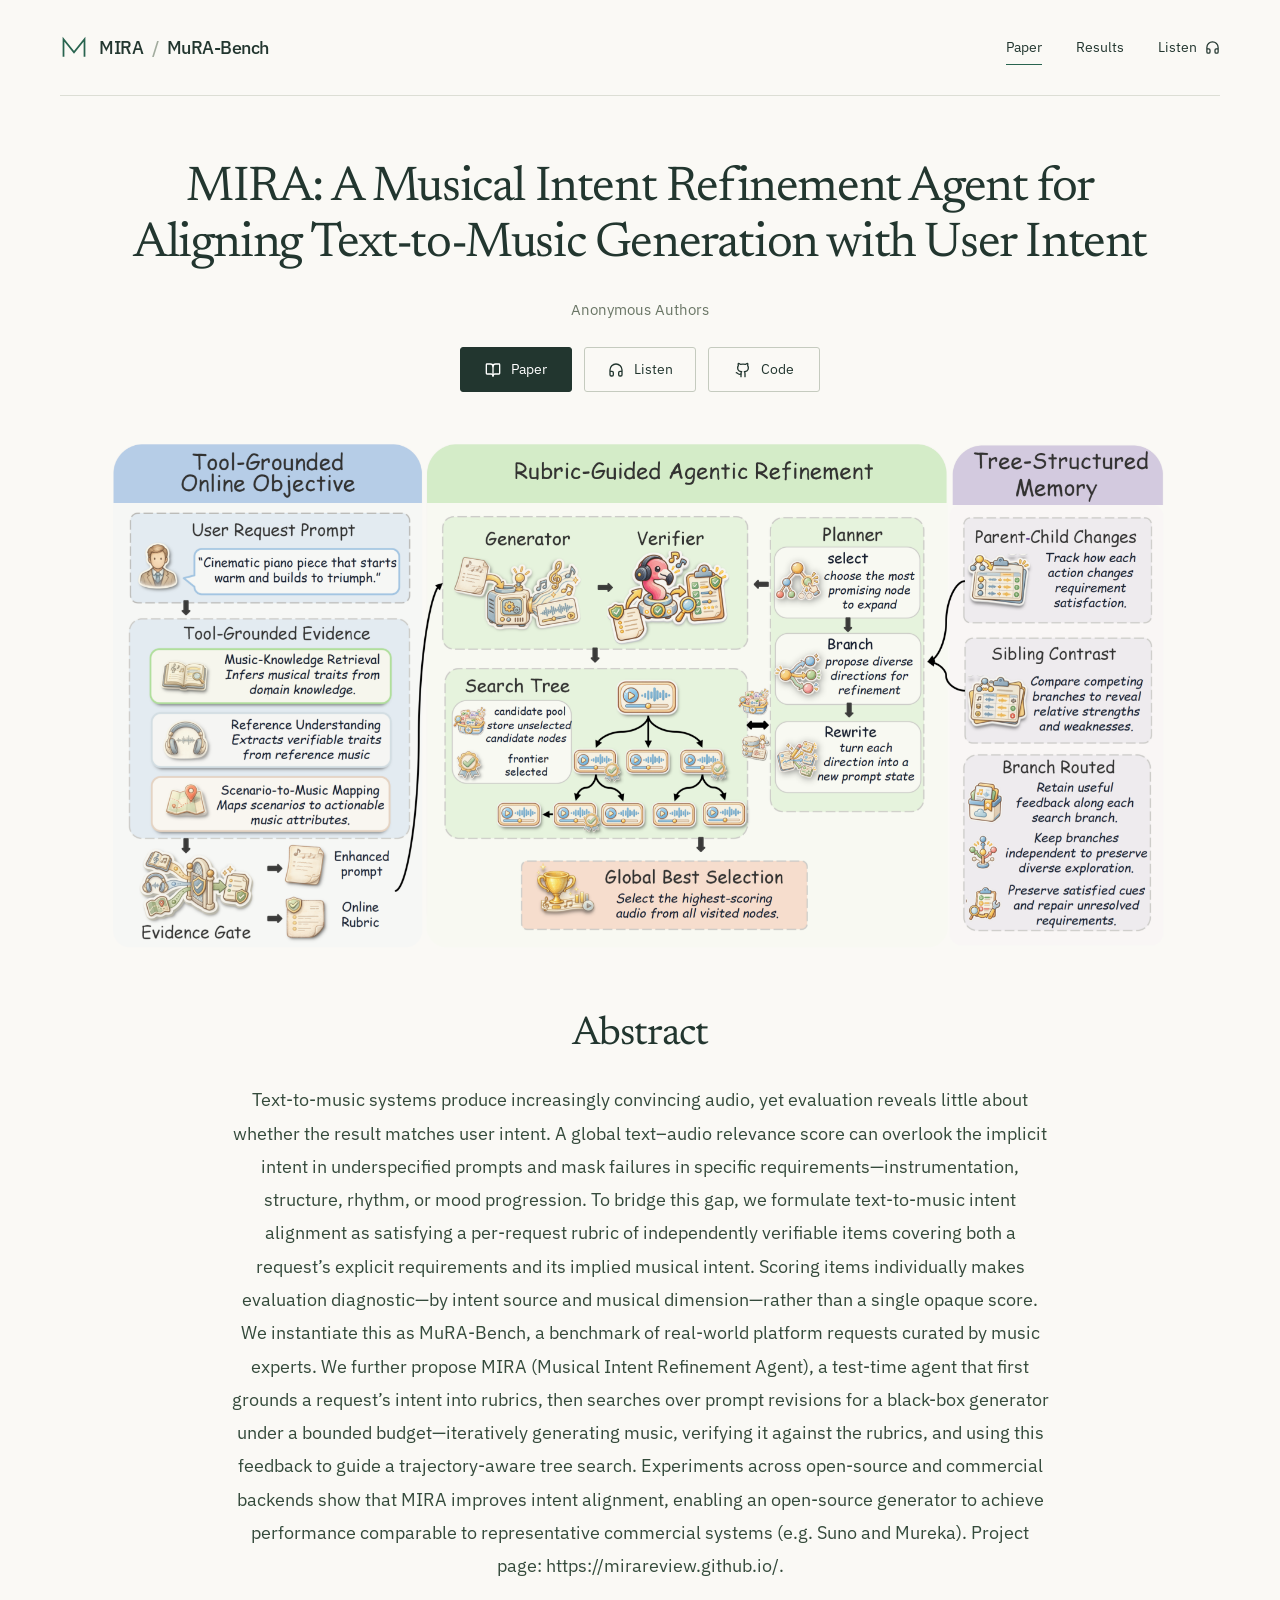
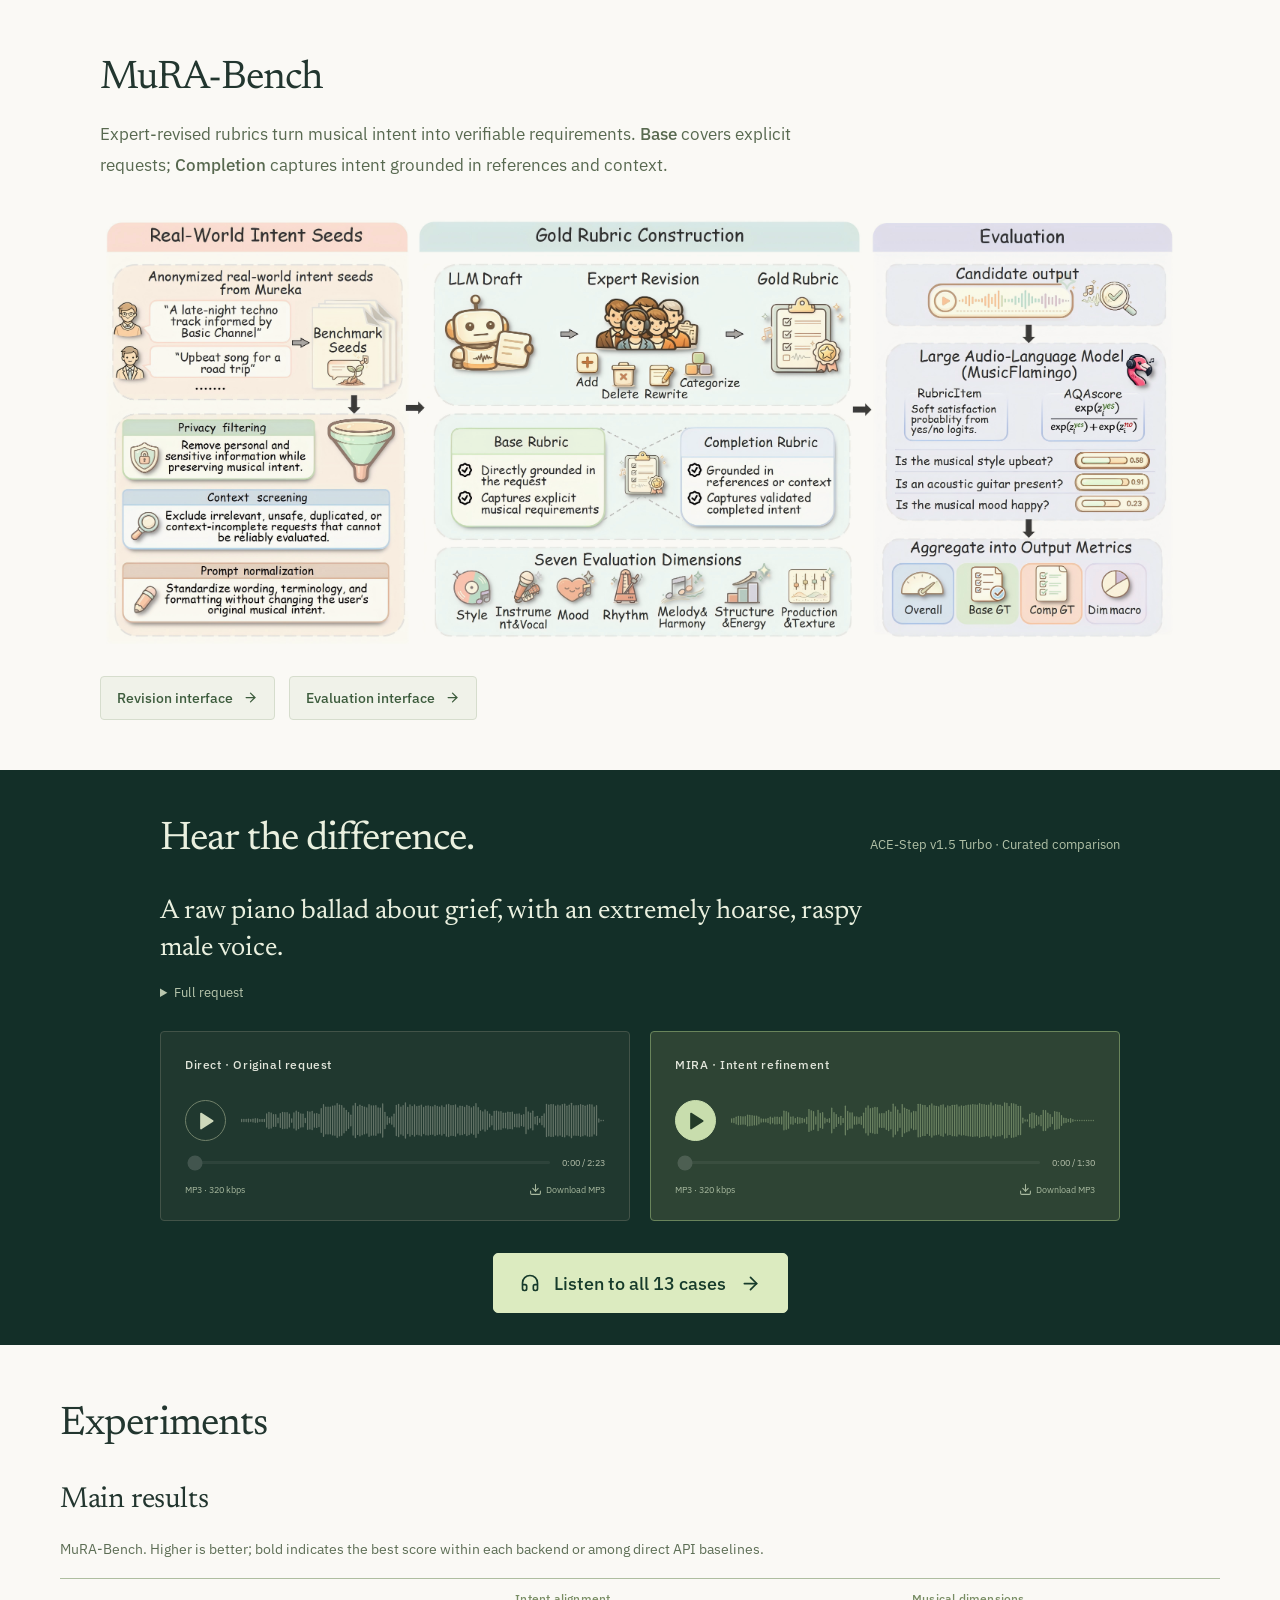
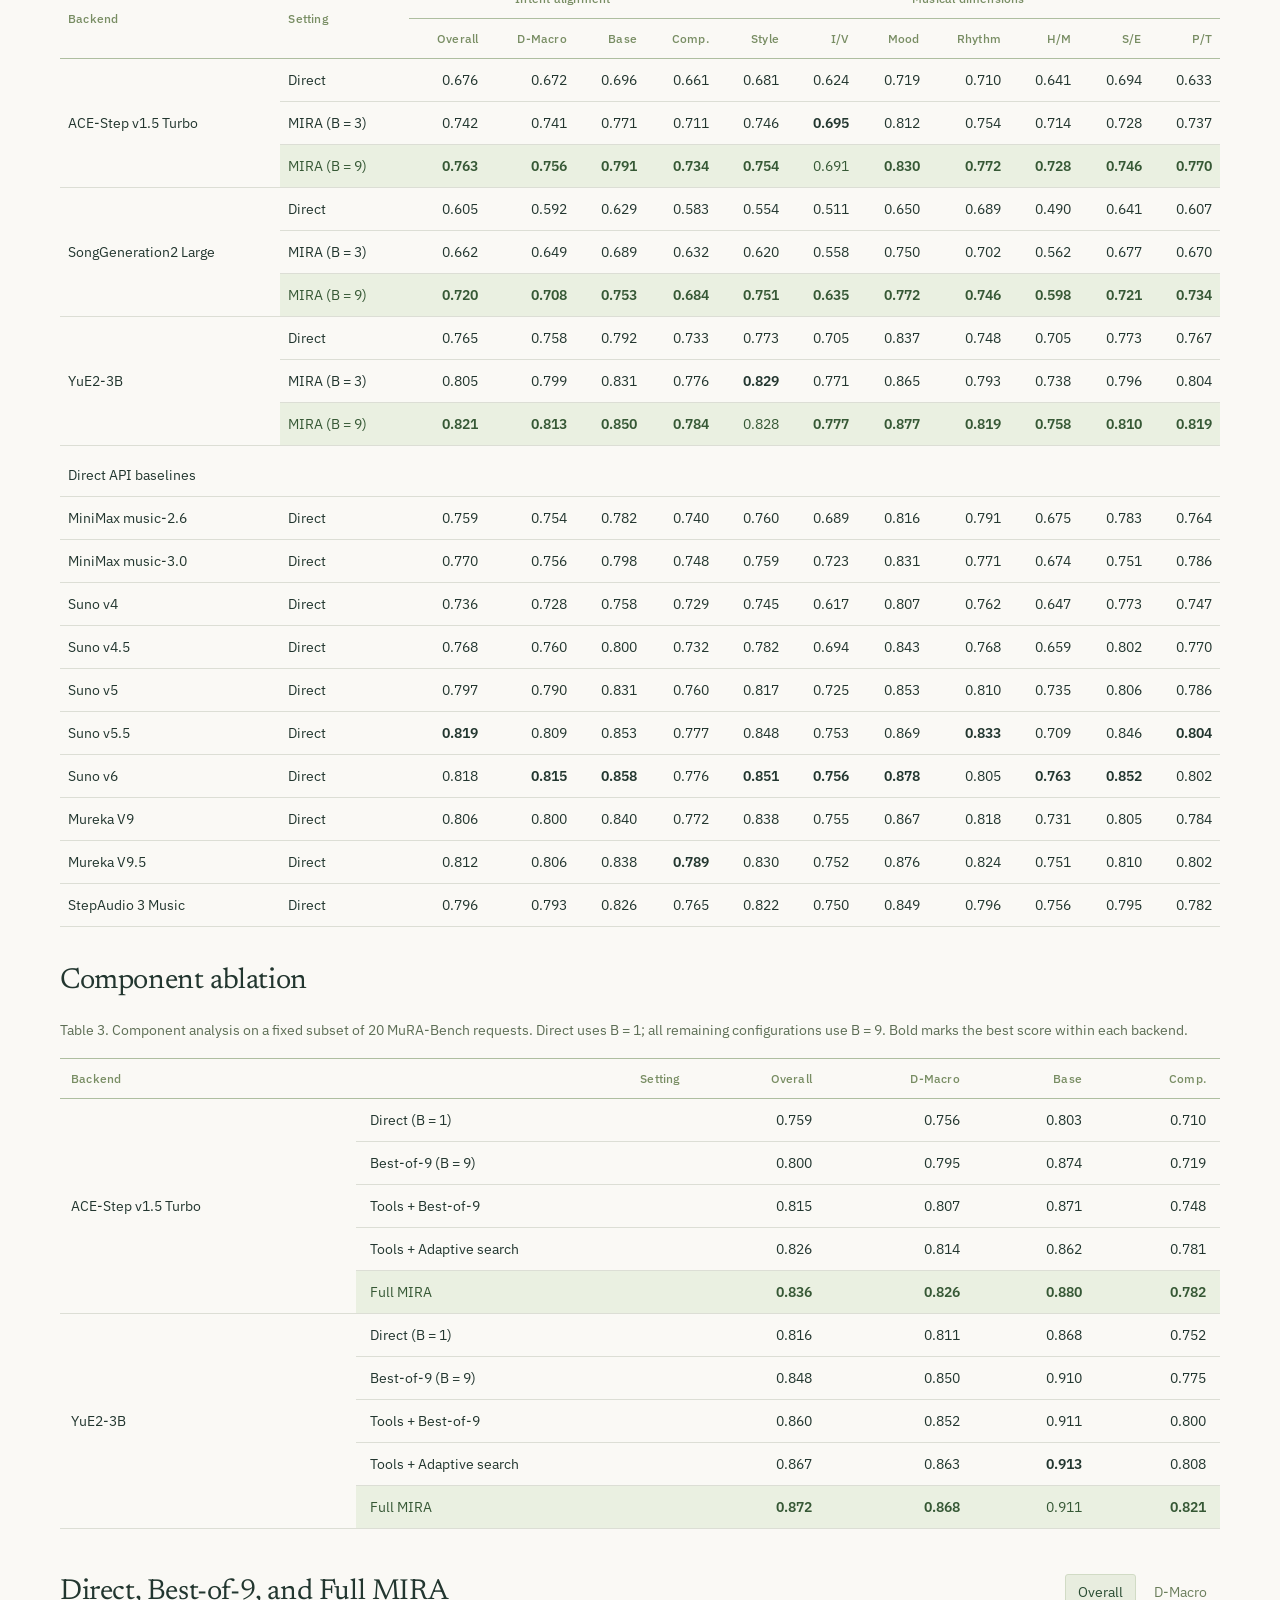
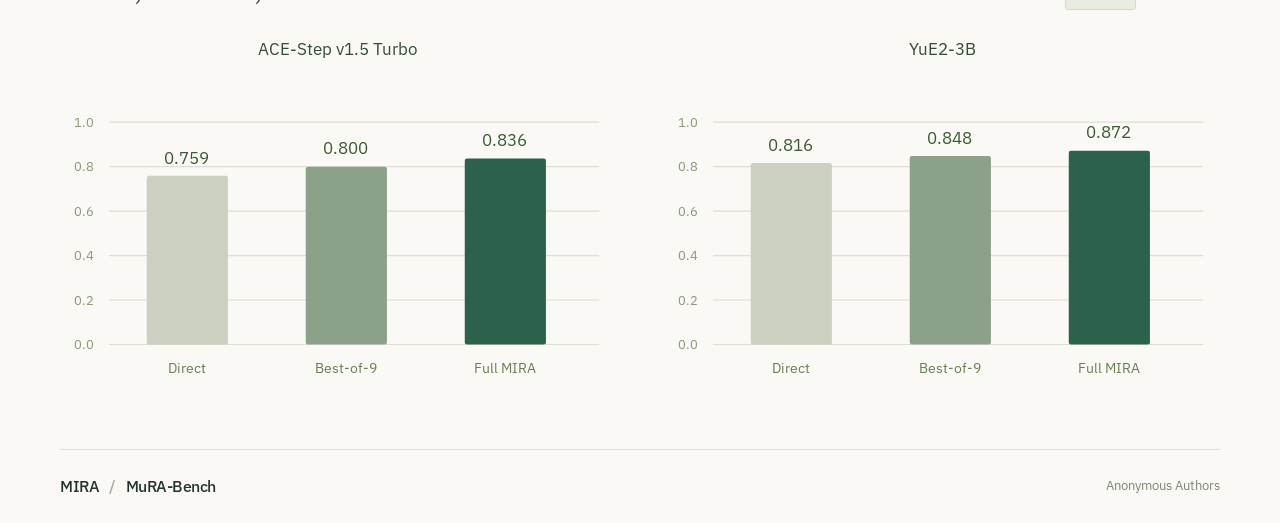
<file: site/index.html>
<!doctype html><html lang="en" data-home="refined"><head><meta charset="UTF-8"/><meta name="viewport" content="width=device-width,initial-scale=1"/><meta name="robots" content="noindex,nofollow,noarchive"/><meta name="referrer" content="no-referrer"/><meta name="description" content="Request-specific musical rubrics and agentic refinement for intent-aligned text-to-music generation."/><link rel="icon" href="./favicon.svg"/><title>MIRA: A Musical Intent Refinement Agent for Aligning Text-to-Music Generation with User Intent</title>  <script type="module" crossorigin src="./assets/main-BWJKZV79.js"></script>
  <link rel="stylesheet" crossorigin href="./assets/main-DkXrGP4g.css">
</head><body><div id="root"></div></body></html>
</file>
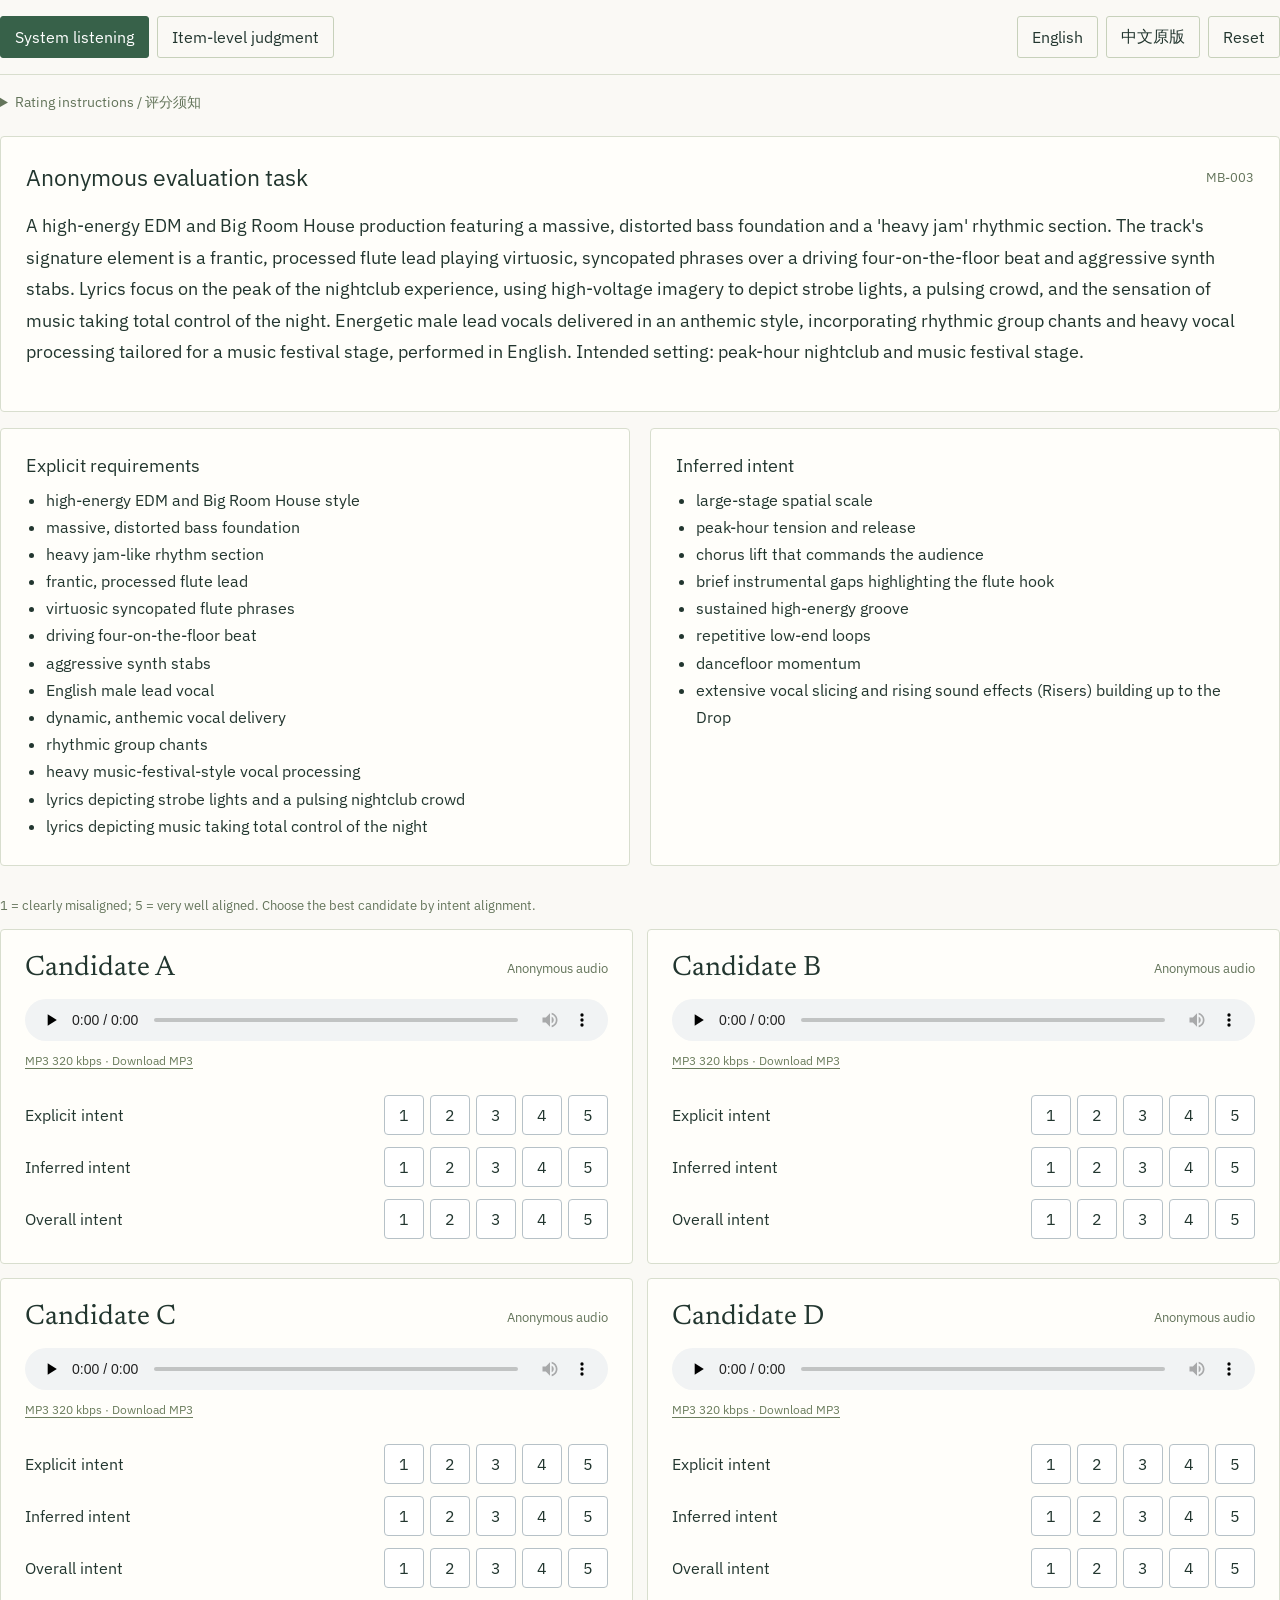
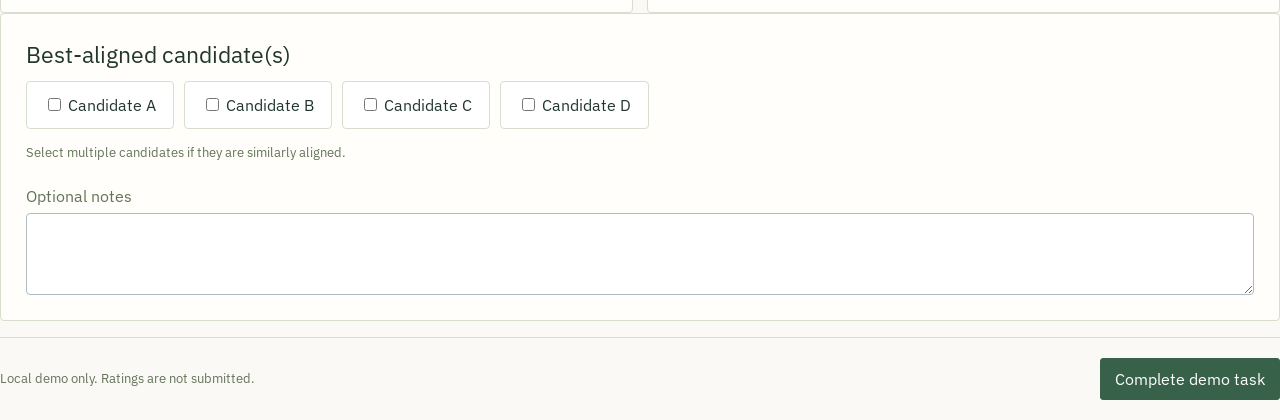
<file: site/demos/evaluation/index.html>
<!doctype html><html lang="en"><head><meta charset="utf-8"><meta name="viewport" content="width=device-width,initial-scale=1"><meta name="robots" content="noindex,nofollow"><meta name="referrer" content="no-referrer"><title>Human evaluation demonstration</title><link rel="stylesheet" href="original.css"><link rel="stylesheet" href="theme.css"></head><body><div class="demo-tools"><div class="modes"><button id="system" class="btn">System listening</button><button id="item" class="btn secondary">Item-level judgment</button></div><div class="modes"><button id="lang-en" class="btn secondary">English</button><button id="lang-zh" class="btn secondary">中文原版</button><button id="reset" class="btn secondary">Reset</button></div></div><details class="instructions"><summary>Rating instructions / 评分须知</summary><p>Judge fulfillment of the request, not music quality or personal preference. Listen to each clip in full before rating; replay is allowed. Rate explicit, inferred, and overall intent independently on a 1–5 scale; tied best candidates are allowed. Item ratings use 1–20, normalized as (r − 1) / 19; uncertain responses are excluded from numerical analysis. <a href="../../resources/protocol.md" target="_blank" rel="noreferrer">Full protocol: manuscript Appendix B and Table 6</a>.</p><p>只评价请求满足程度，不评价音乐质量或个人喜好。评分前完整试听，可重复播放。明确、补全和整体意图分别独立打 1–5 分，可选并列最佳。逐项打 1–20 分，按 (r − 1) / 19 归一化；不确定不参与数值分析。完整协议见论文附录 B、表 6。</p></details><main id="task-root"></main><div id="submit-toast" role="alert" class="message hidden"></div><footer class="local-footer"><span id="save-state" role="status">Demo ratings remain only in this page.</span><button id="submit" class="btn">Complete demo task</button></footer><script src="original-render.js"></script><script src="adapter.js"></script></body></html>
</file>
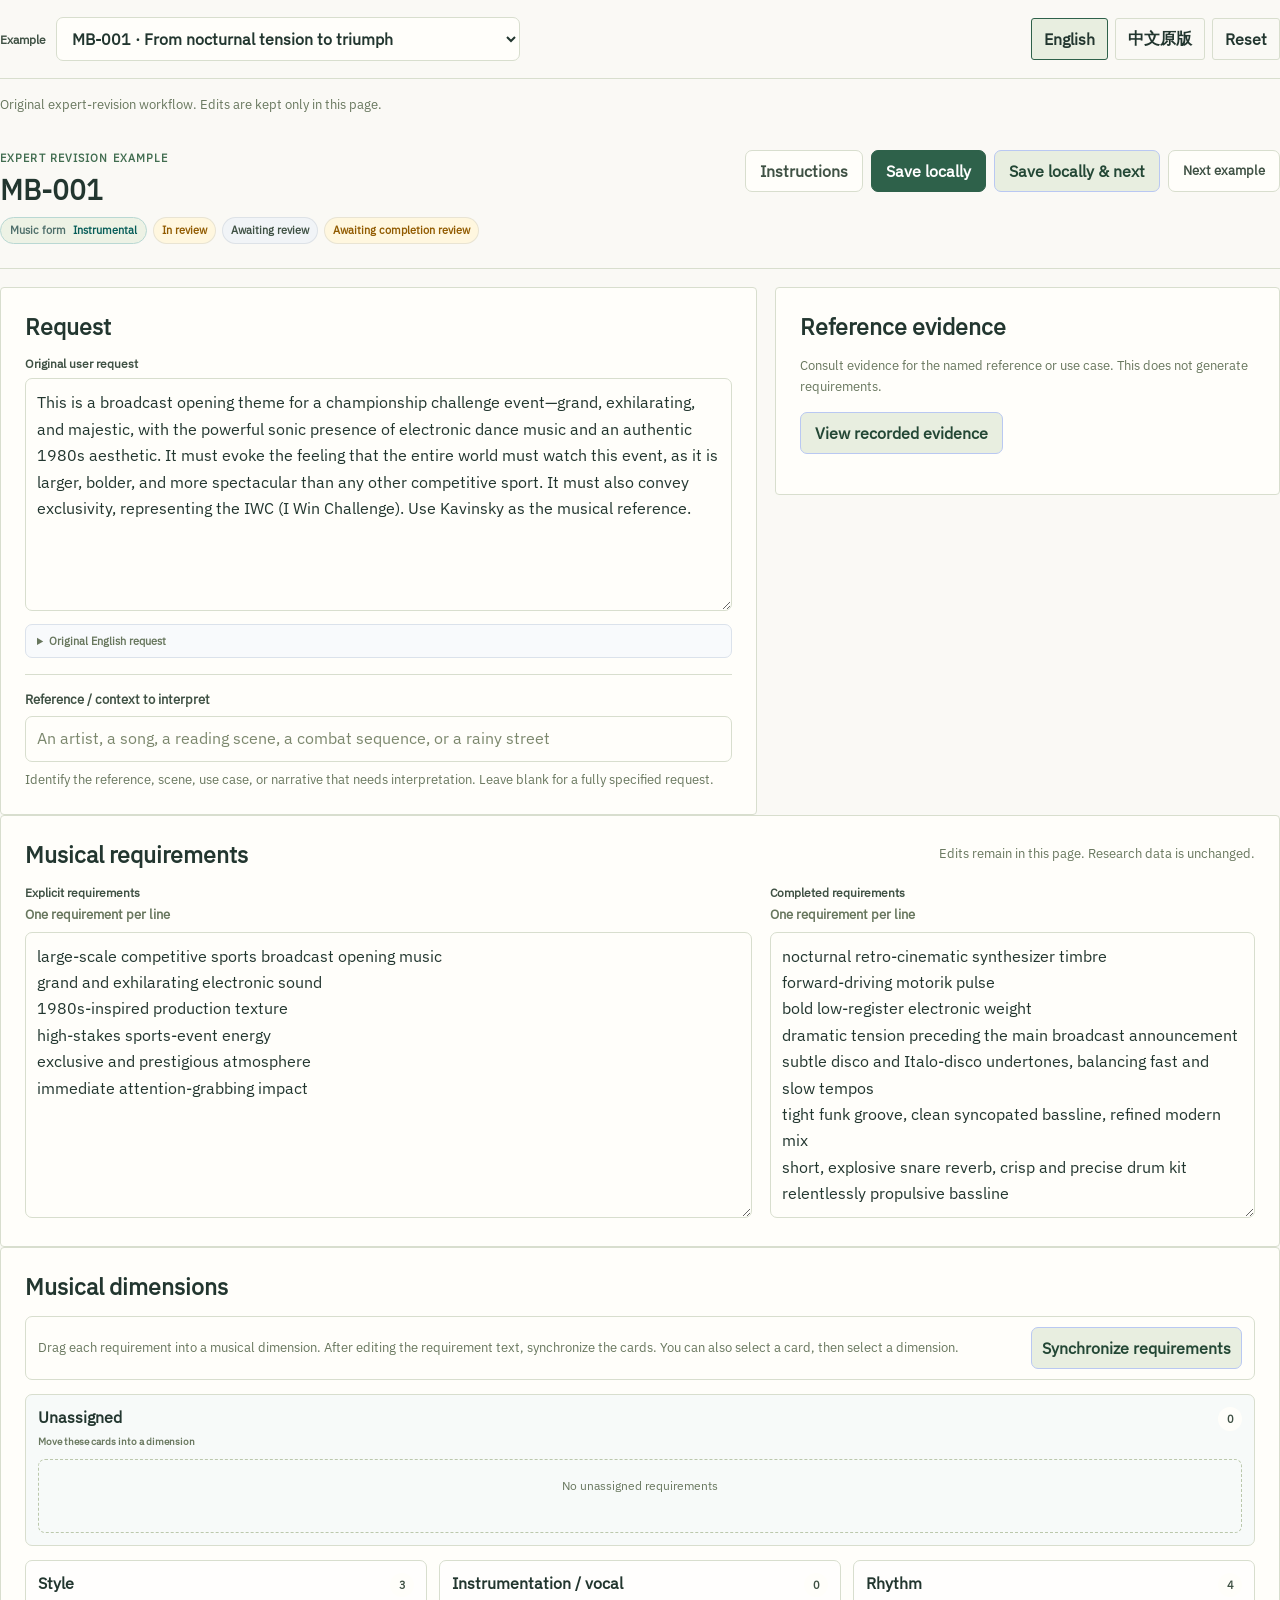
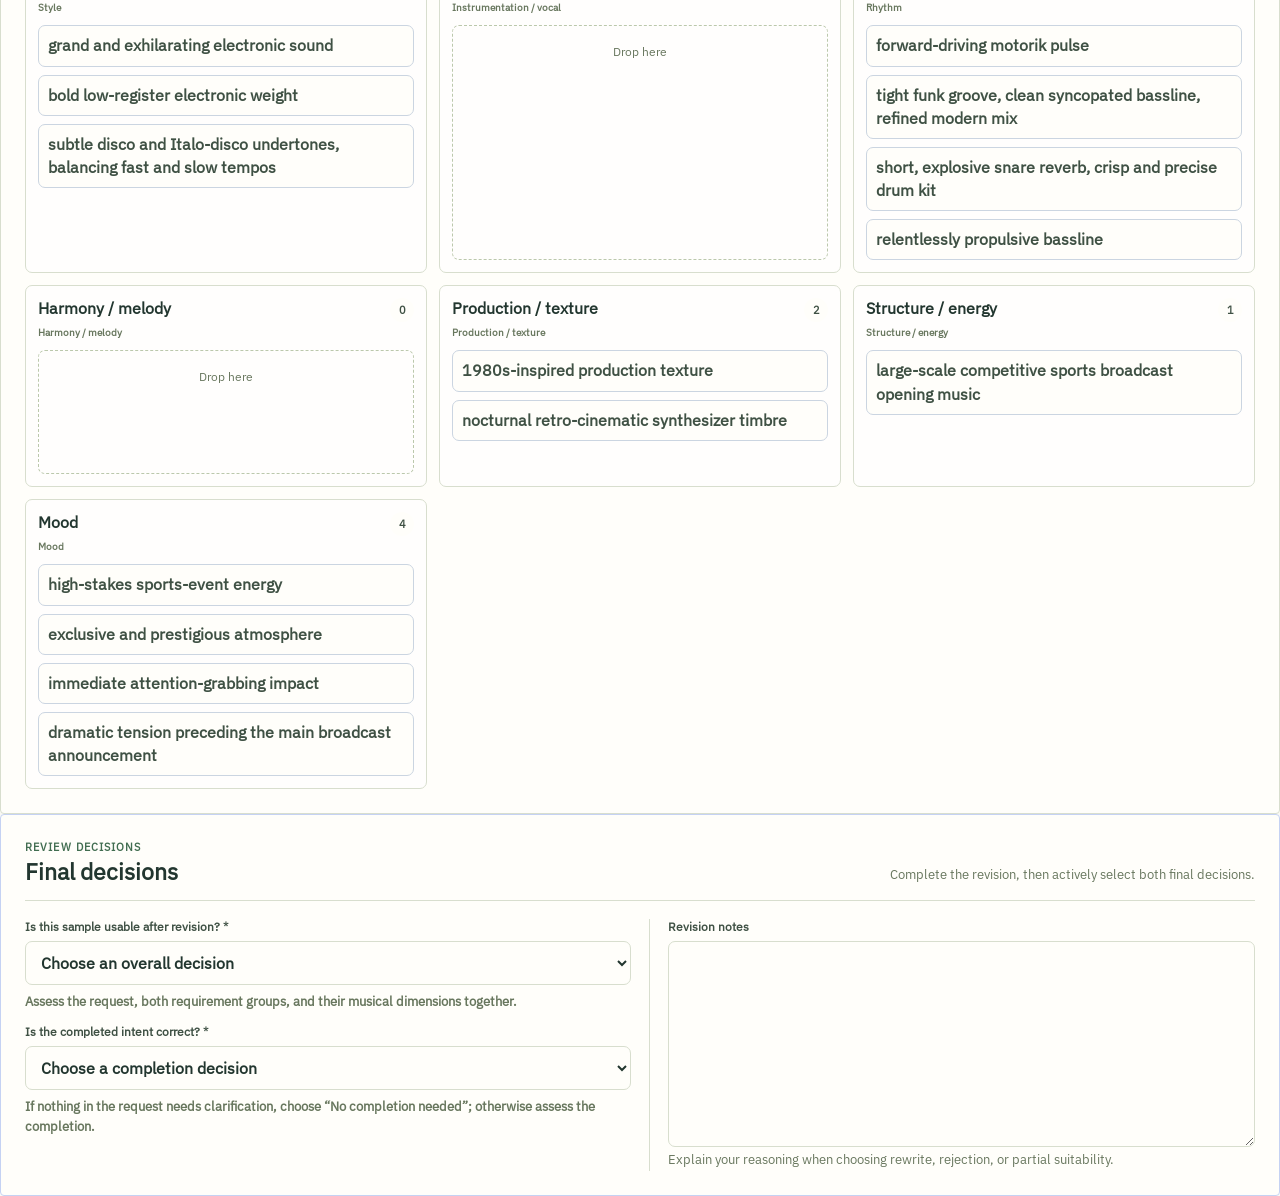
<file: site/demos/revision/index.html>
<!doctype html><html lang="en"><head><meta charset="utf-8"><meta name="viewport" content="width=device-width,initial-scale=1"><meta name="robots" content="noindex,nofollow"><meta name="referrer" content="no-referrer"><title>Expert revision demonstration</title><link rel="stylesheet" href="original.css"><link rel="stylesheet" href="theme.css"></head><body><div class="demo-tools"><label>Example <select id="sample"></select></label><div class="language"><button id="lang-en" type="button">English</button><button id="lang-zh" type="button">中文原版</button><button id="reset" type="button">Reset</button></div></div><div id="local-status" role="status"></div><main class="page" id="demo"></main><script src="original-helpers.js"></script><script src="adapter.js"></script></body></html>
</file>
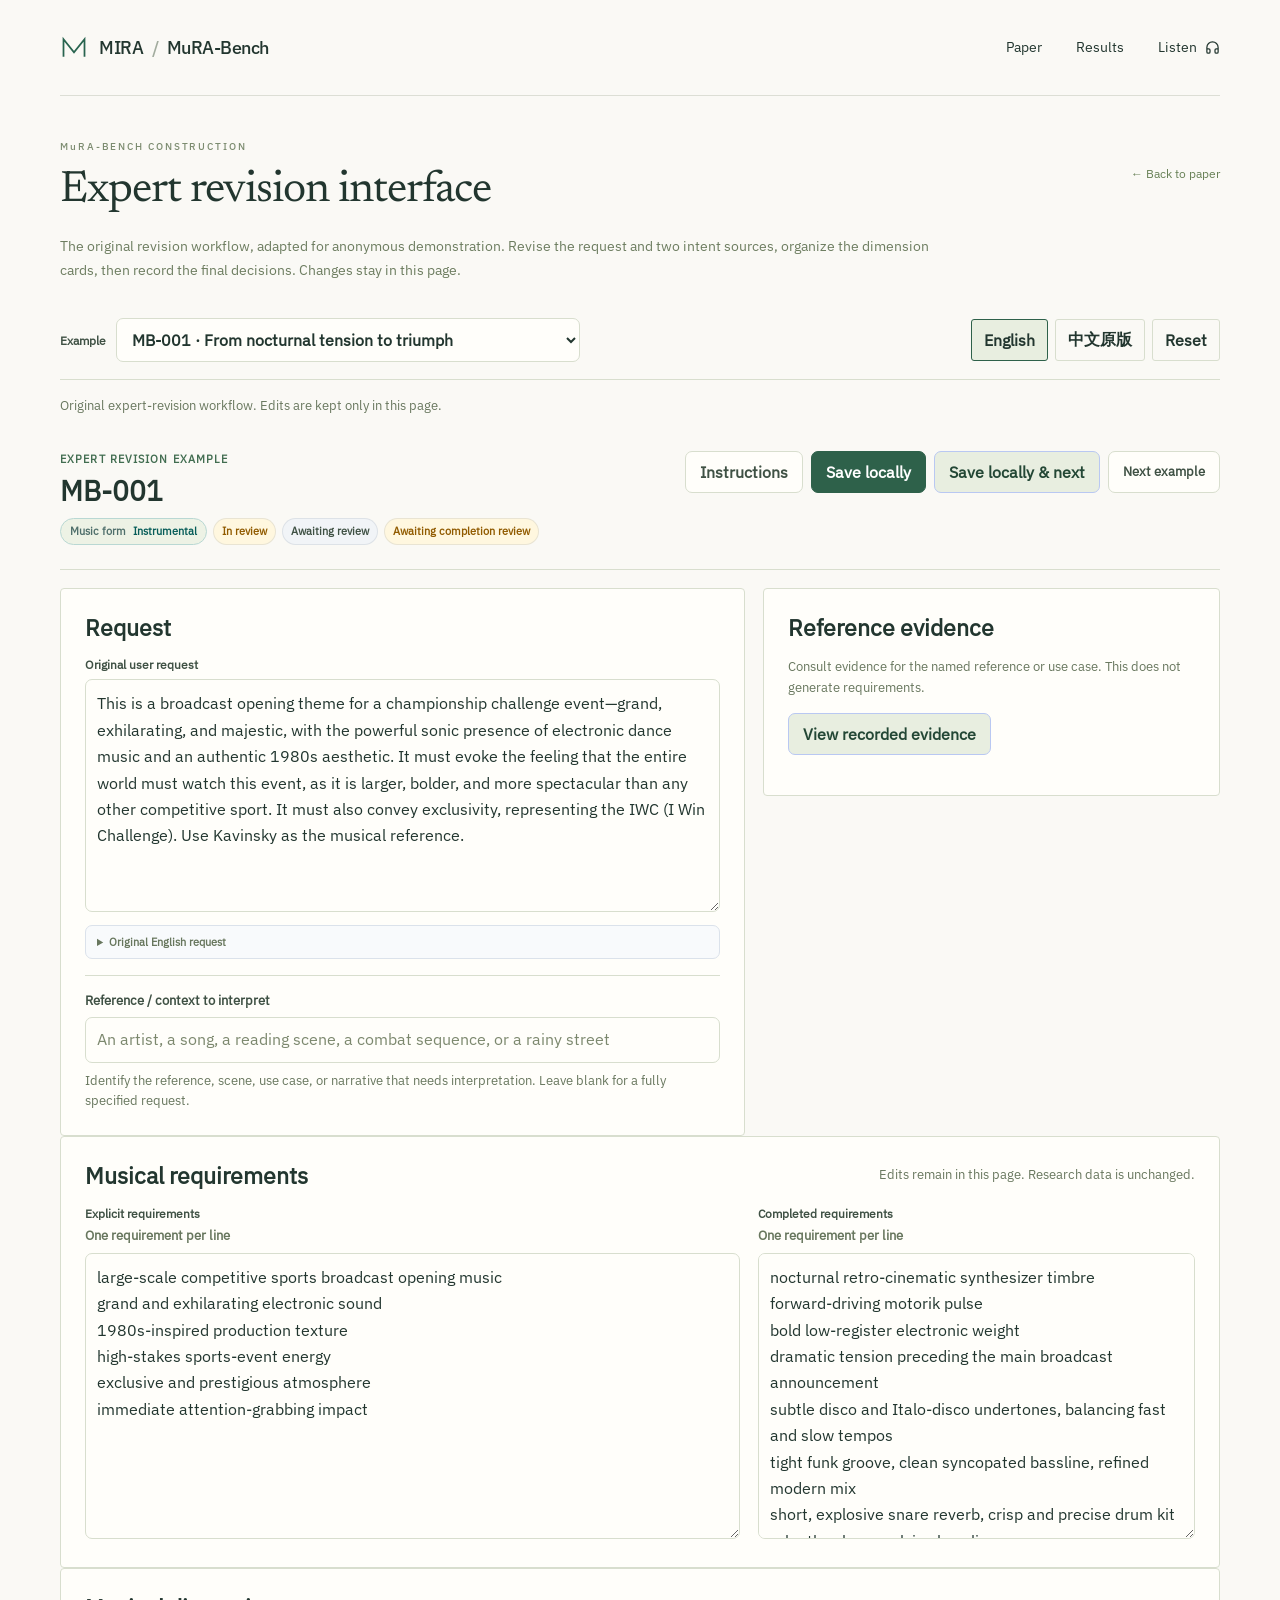
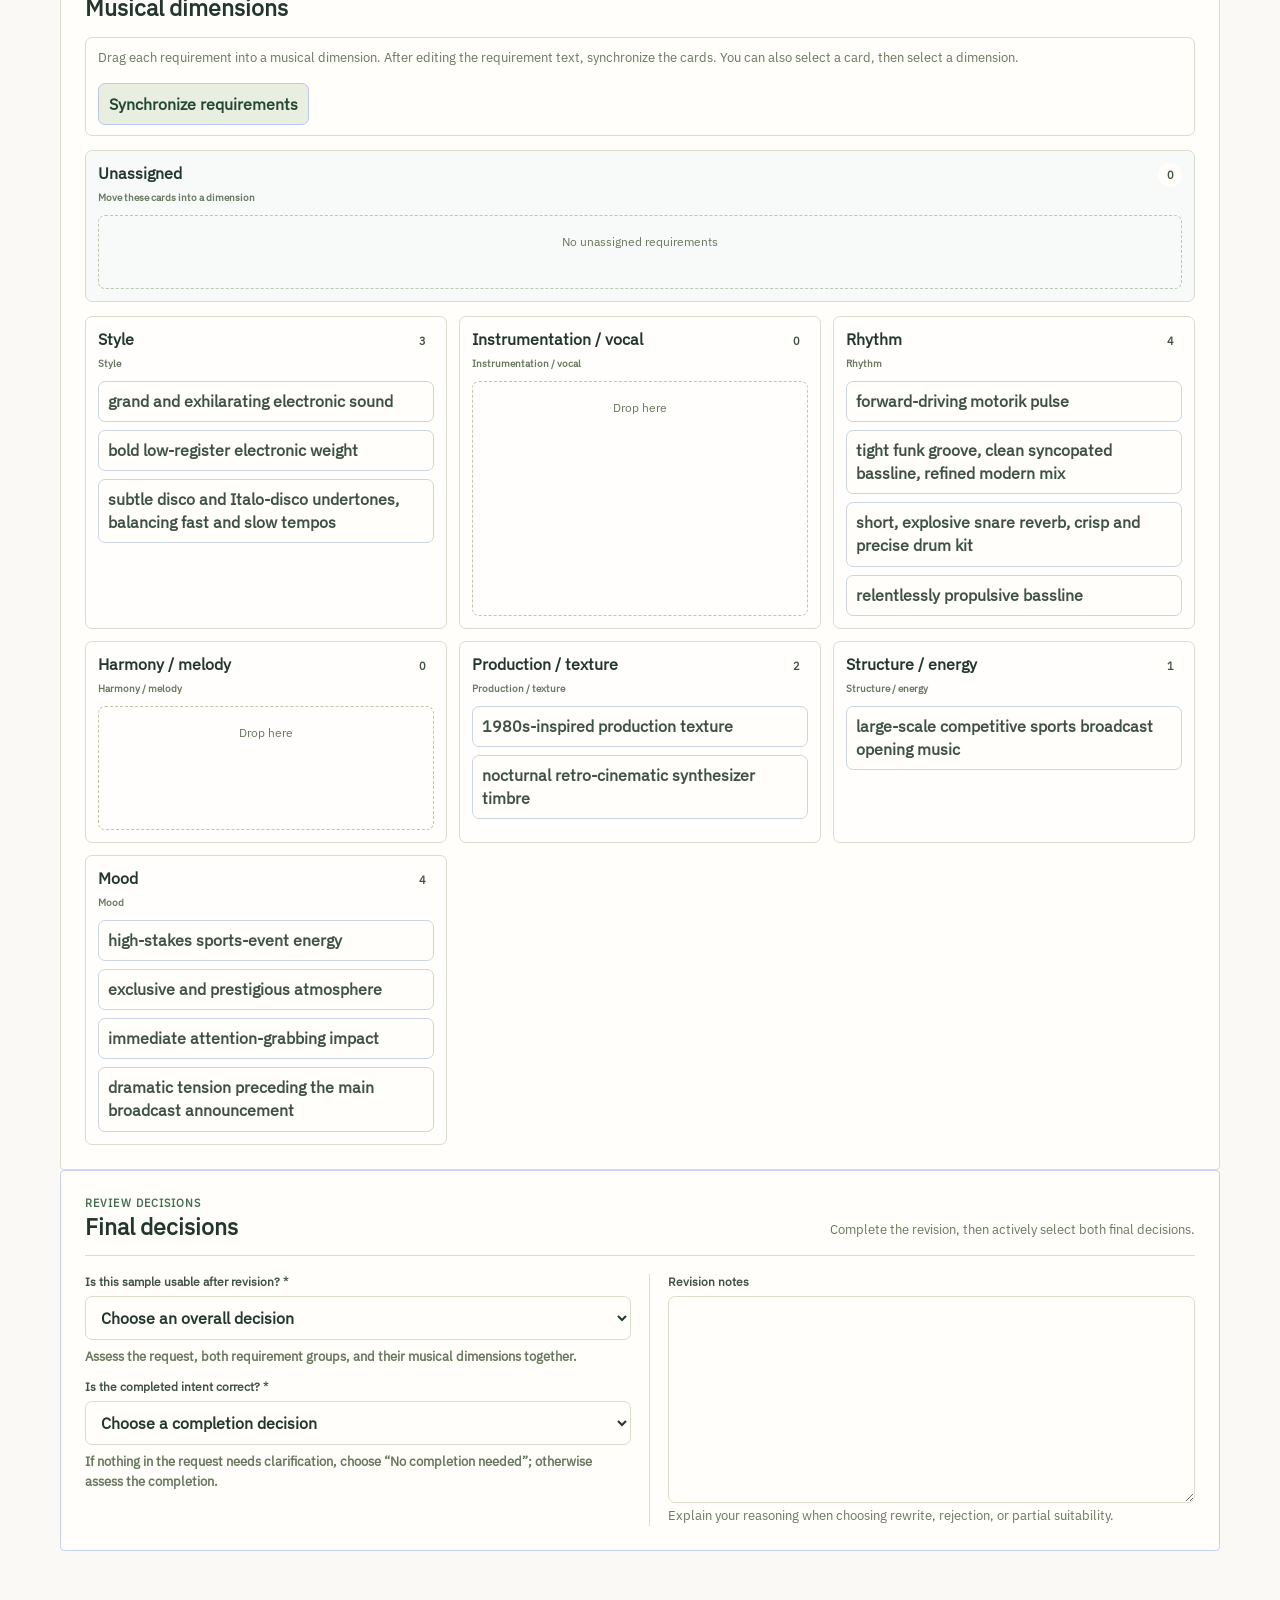
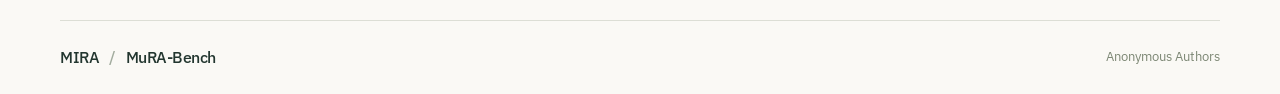
<file: site/benchmark.html>
<!doctype html><html lang="en"><head><meta charset="UTF-8"/><meta name="viewport" content="width=device-width,initial-scale=1"/><meta name="robots" content="noindex,nofollow,noarchive"/><meta name="referrer" content="no-referrer"/><meta name="description" content="Request-specific musical rubrics and agentic refinement for intent-aligned text-to-music generation."/><link rel="icon" href="./favicon.svg"/><title>Benchmark Explorer</title>  <script type="module" crossorigin src="./assets/main-BWJKZV79.js"></script>
  <link rel="stylesheet" crossorigin href="./assets/main-DkXrGP4g.css">
</head><body><div id="root"></div></body></html>
</file>
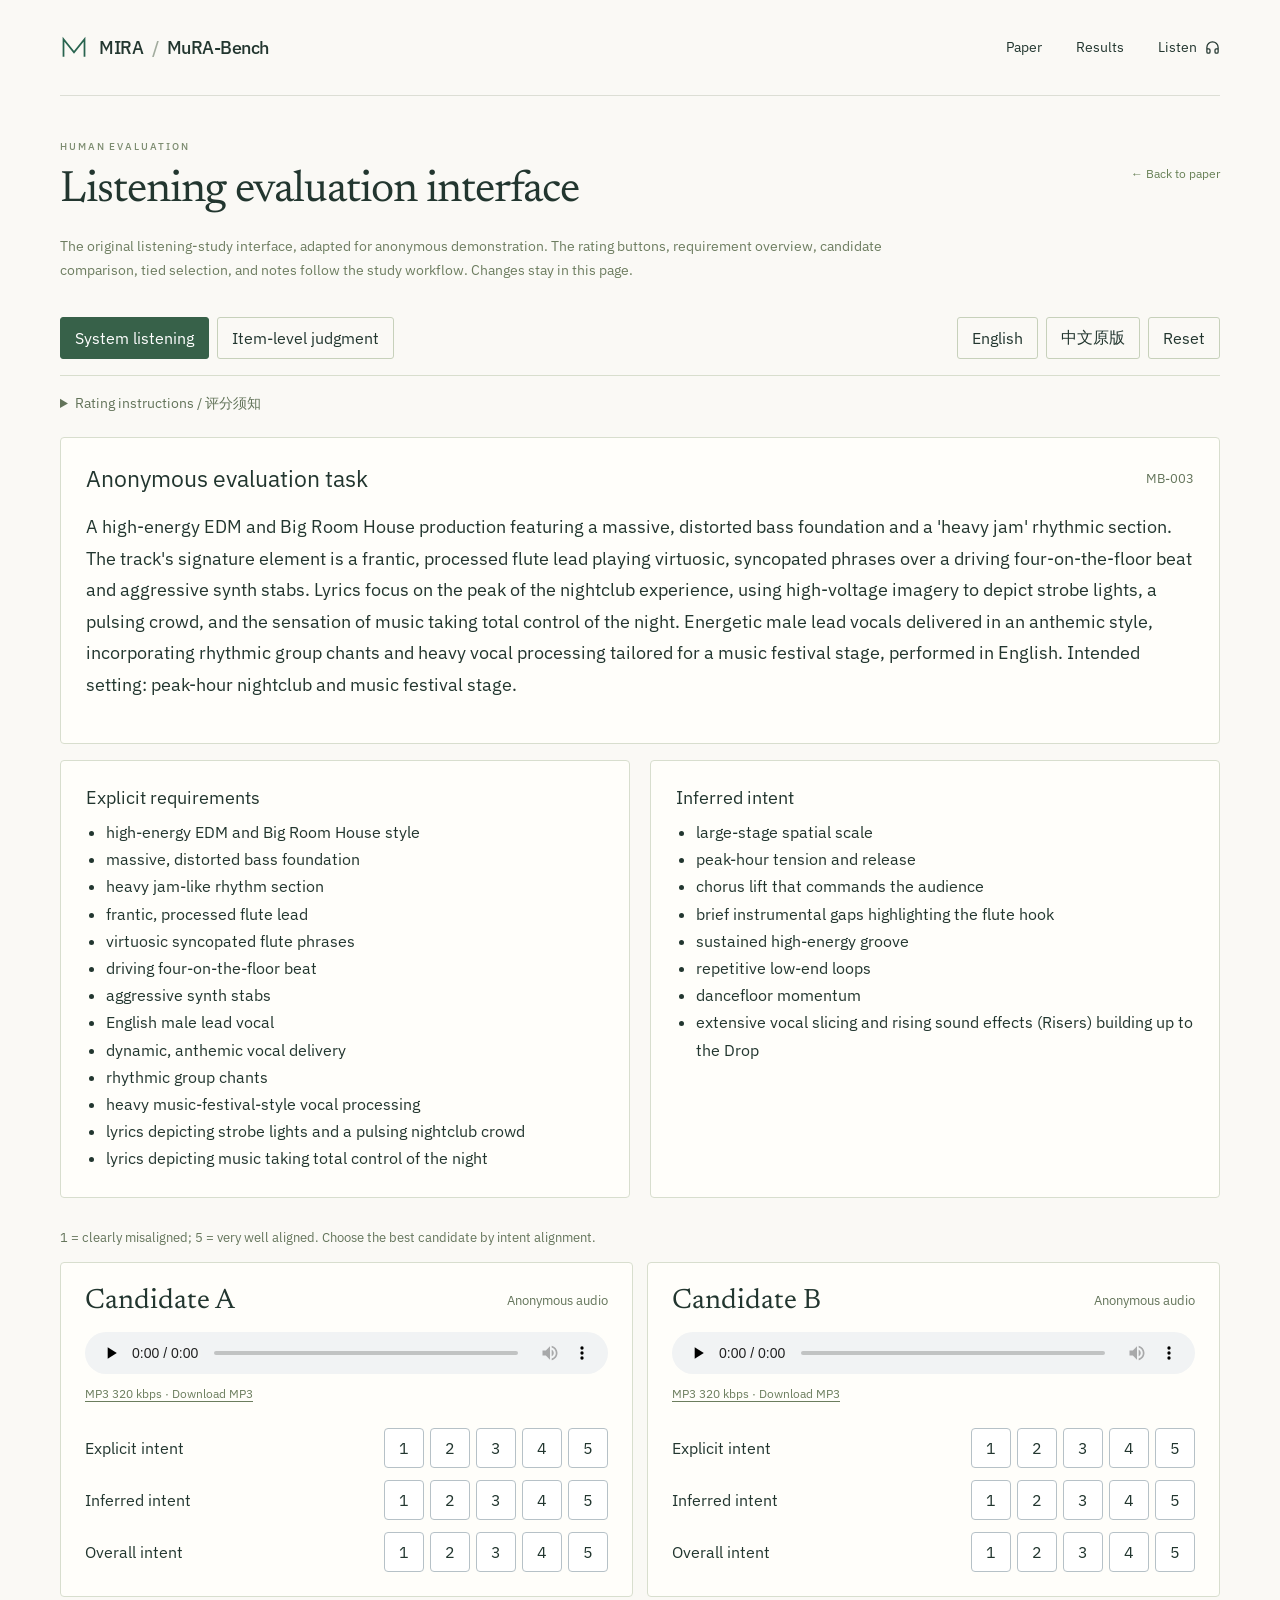
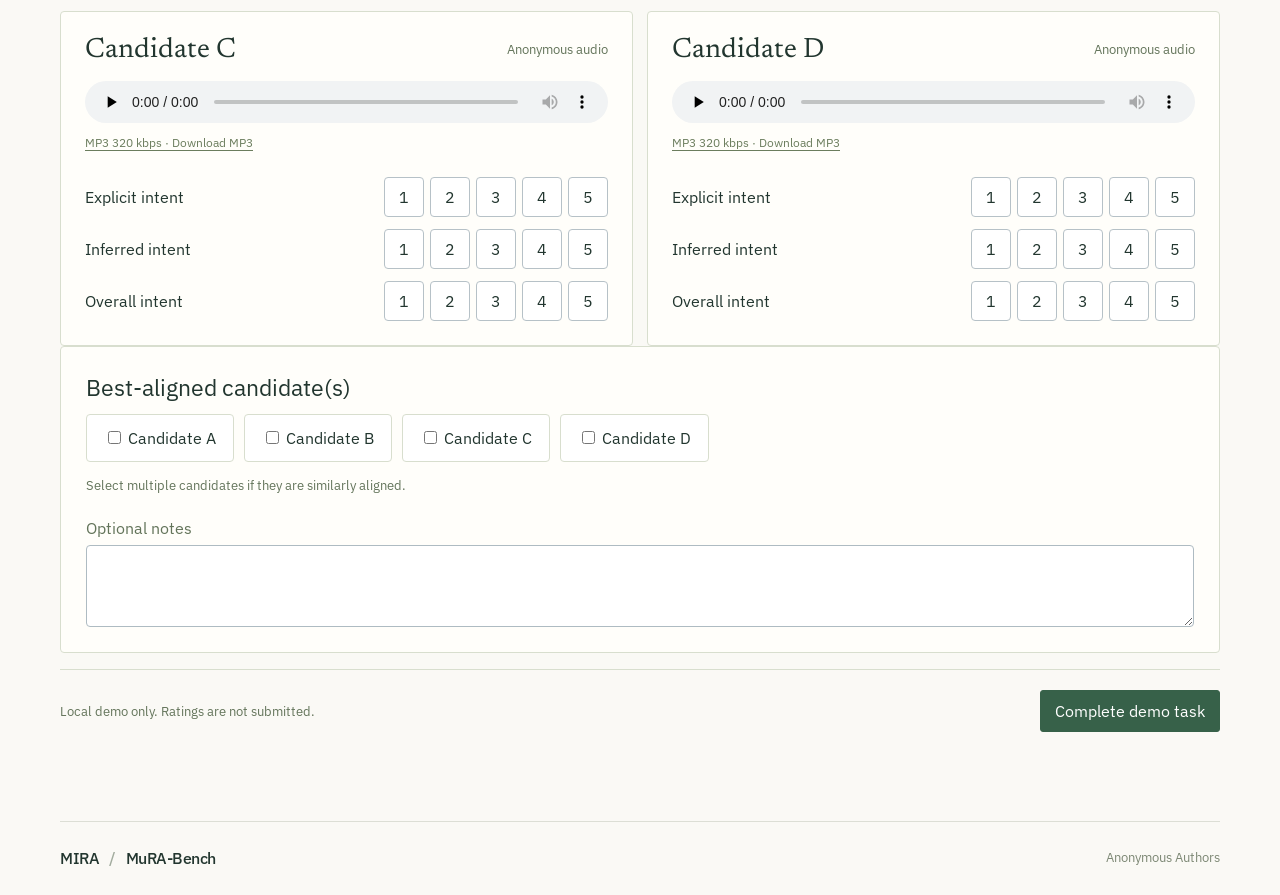
<file: site/evaluation.html>
<!doctype html><html lang="en"><head><meta charset="UTF-8"/><meta name="viewport" content="width=device-width,initial-scale=1"/><meta name="robots" content="noindex,nofollow,noarchive"/><meta name="referrer" content="no-referrer"/><meta name="description" content="Request-specific musical rubrics and agentic refinement for intent-aligned text-to-music generation."/><link rel="icon" href="./favicon.svg"/><title>Evaluation Demo</title>  <script type="module" crossorigin src="./assets/main-BWJKZV79.js"></script>
  <link rel="stylesheet" crossorigin href="./assets/main-DkXrGP4g.css">
</head><body><div id="root"></div></body></html>
</file>
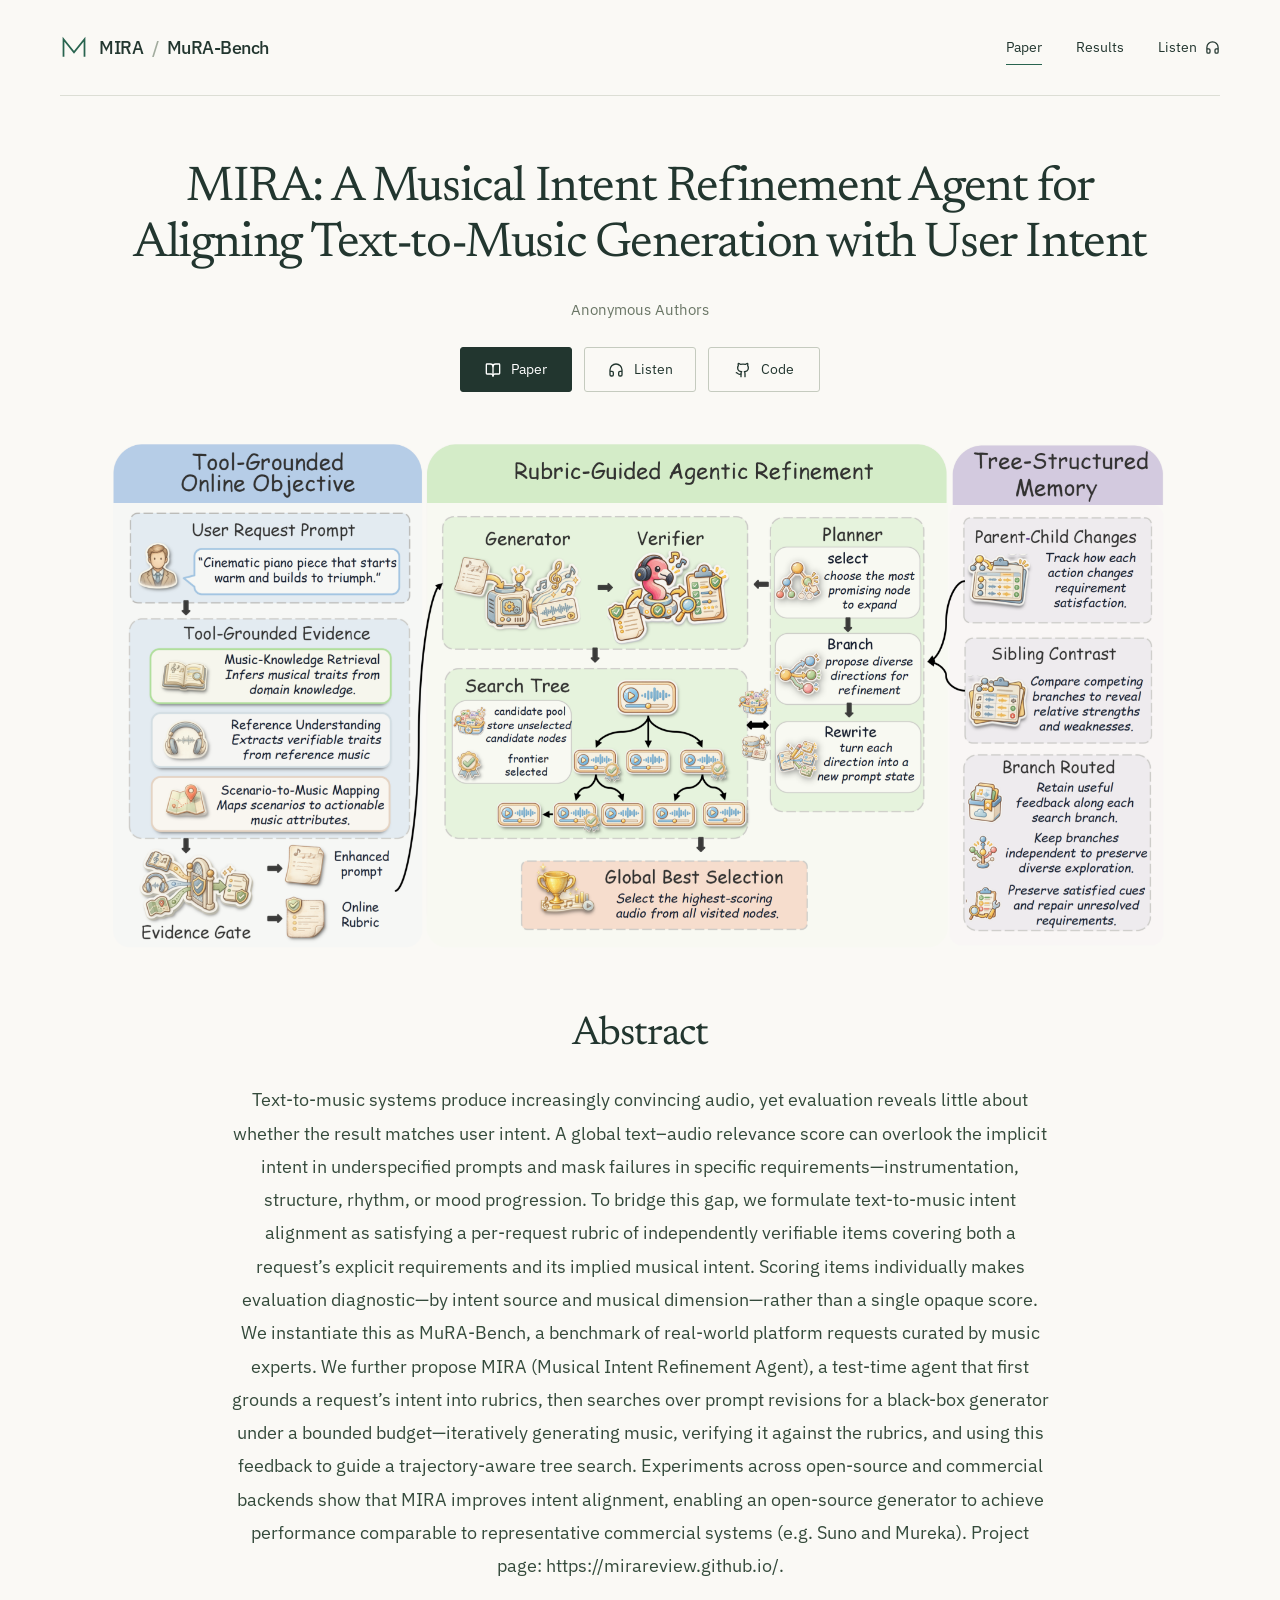
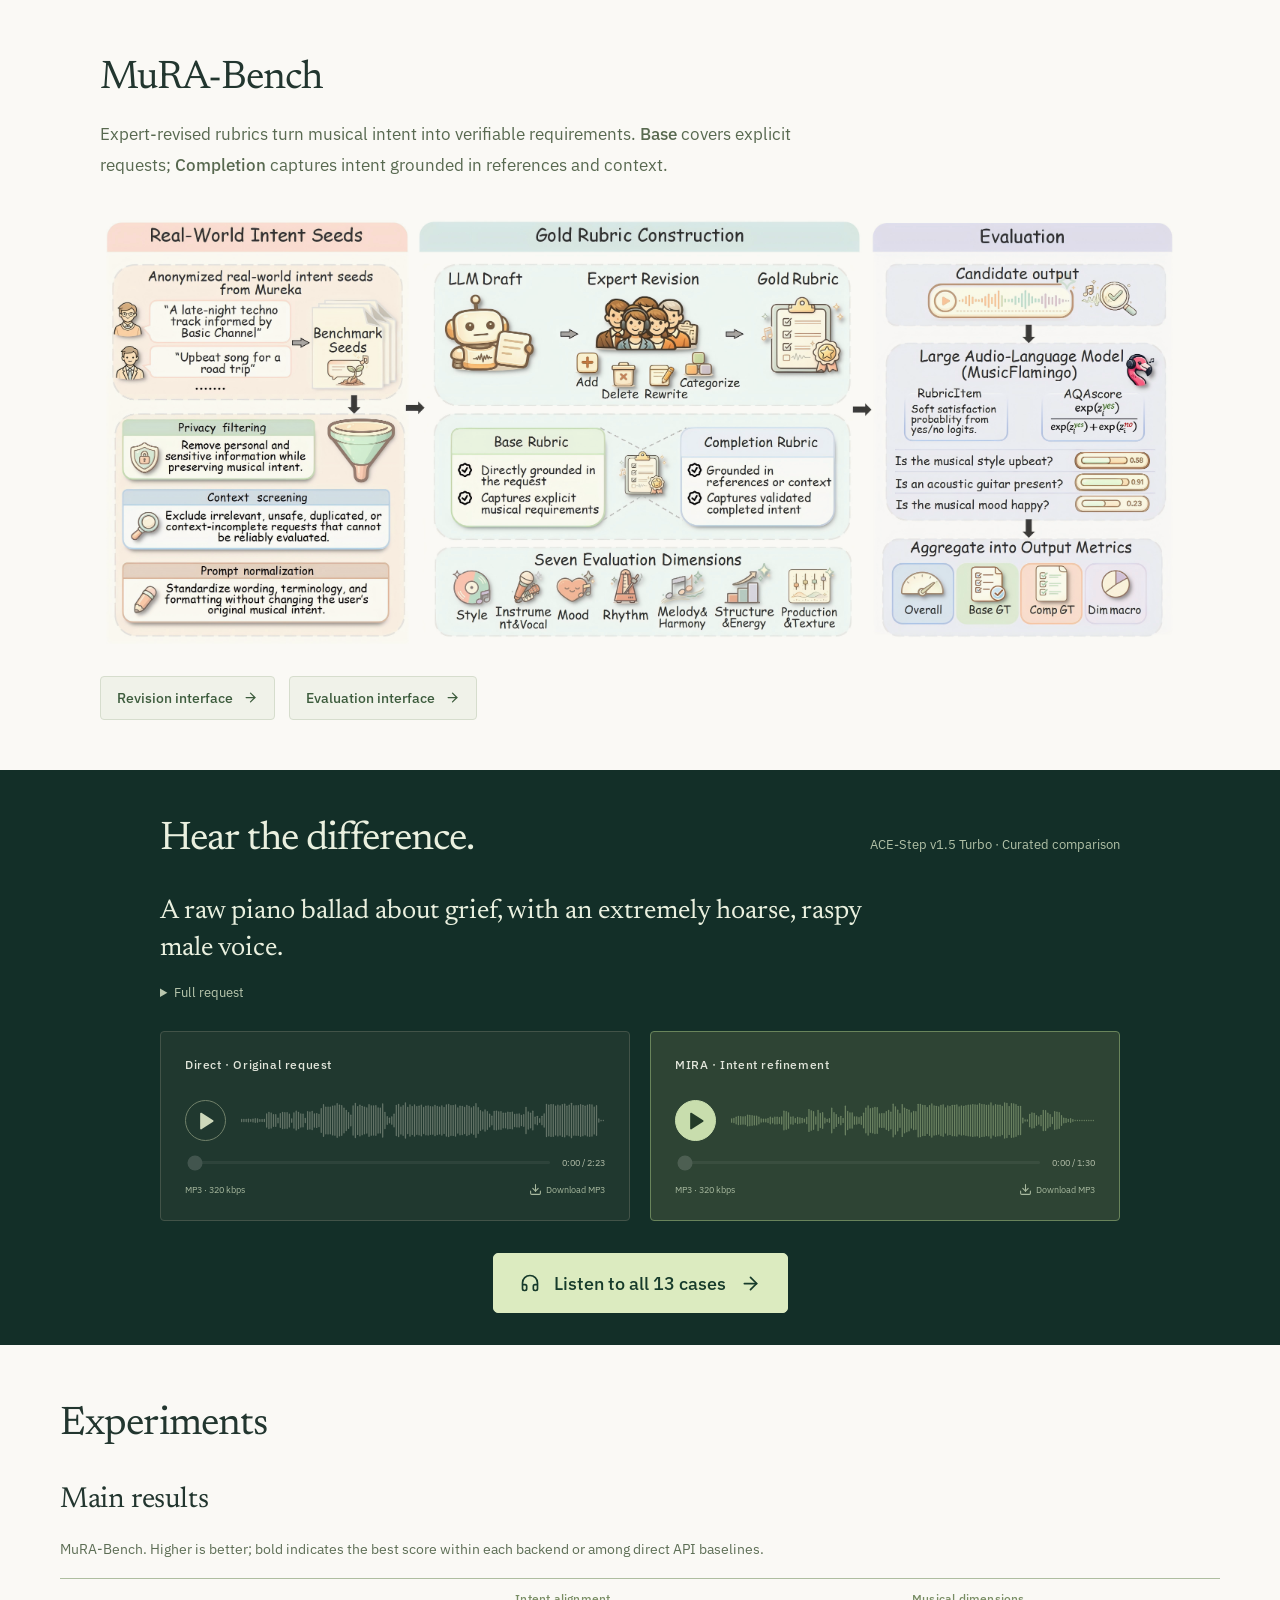
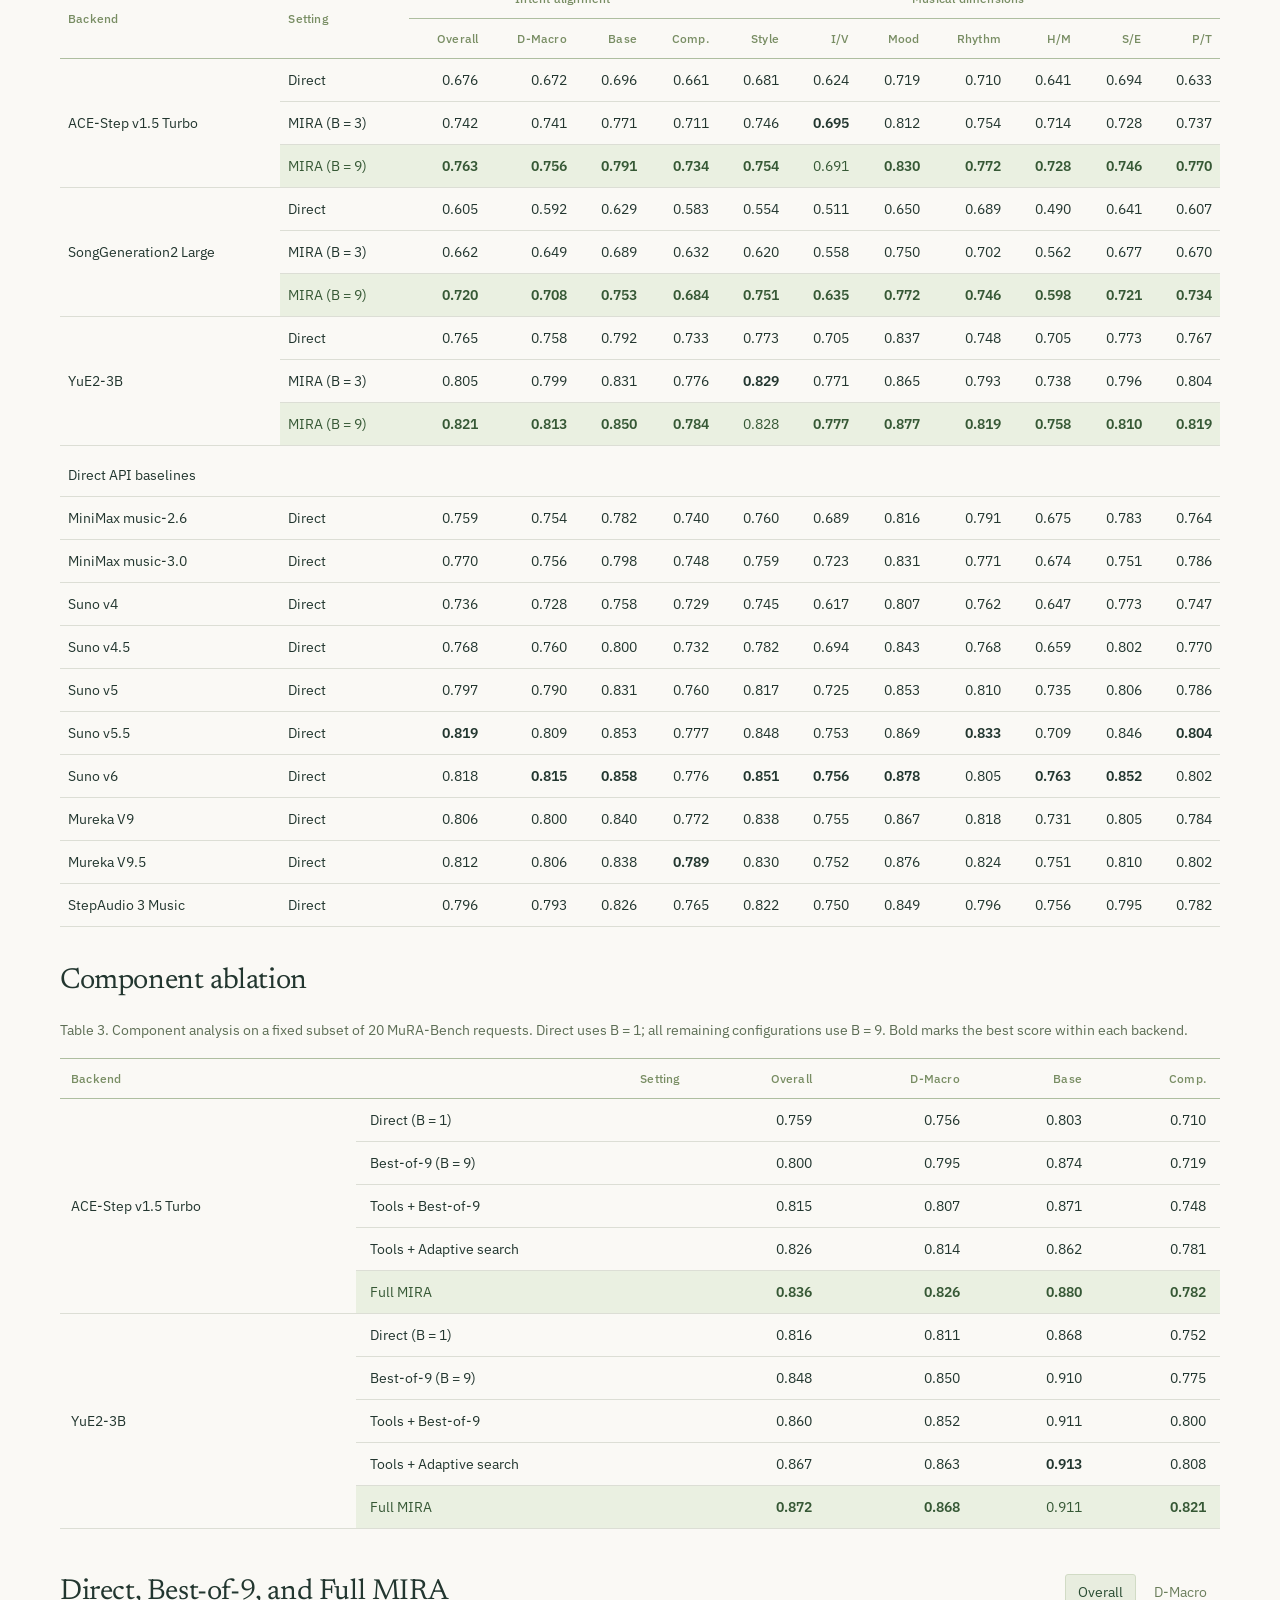
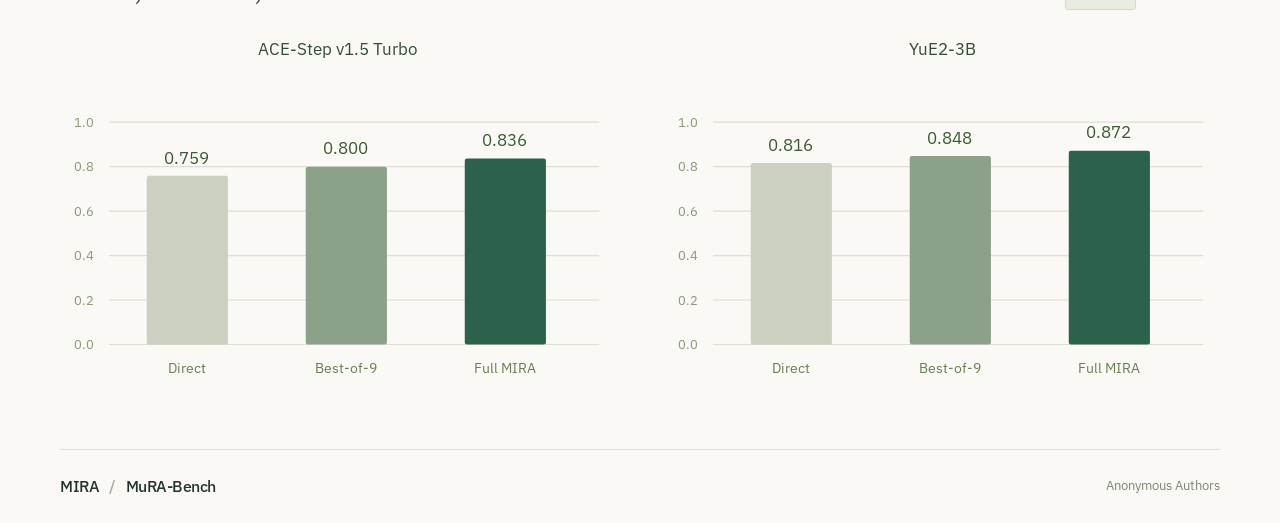
<file: site/home-refined.html>
<!doctype html><html lang="en"><head><meta charset="UTF-8"/><meta name="viewport" content="width=device-width,initial-scale=1"/><meta name="robots" content="noindex,nofollow,noarchive"/><meta name="referrer" content="no-referrer"/><meta name="description" content="Request-specific musical rubrics and agentic refinement for intent-aligned text-to-music generation."/><link rel="icon" href="./favicon.svg"/><title>MIRA: A Musical Intent Refinement Agent for Aligning Text-to-Music Generation with User Intent</title>  <script type="module" crossorigin src="./assets/main-BWJKZV79.js"></script>
  <link rel="stylesheet" crossorigin href="./assets/main-DkXrGP4g.css">
</head><body><div id="root"></div></body></html>
</file>
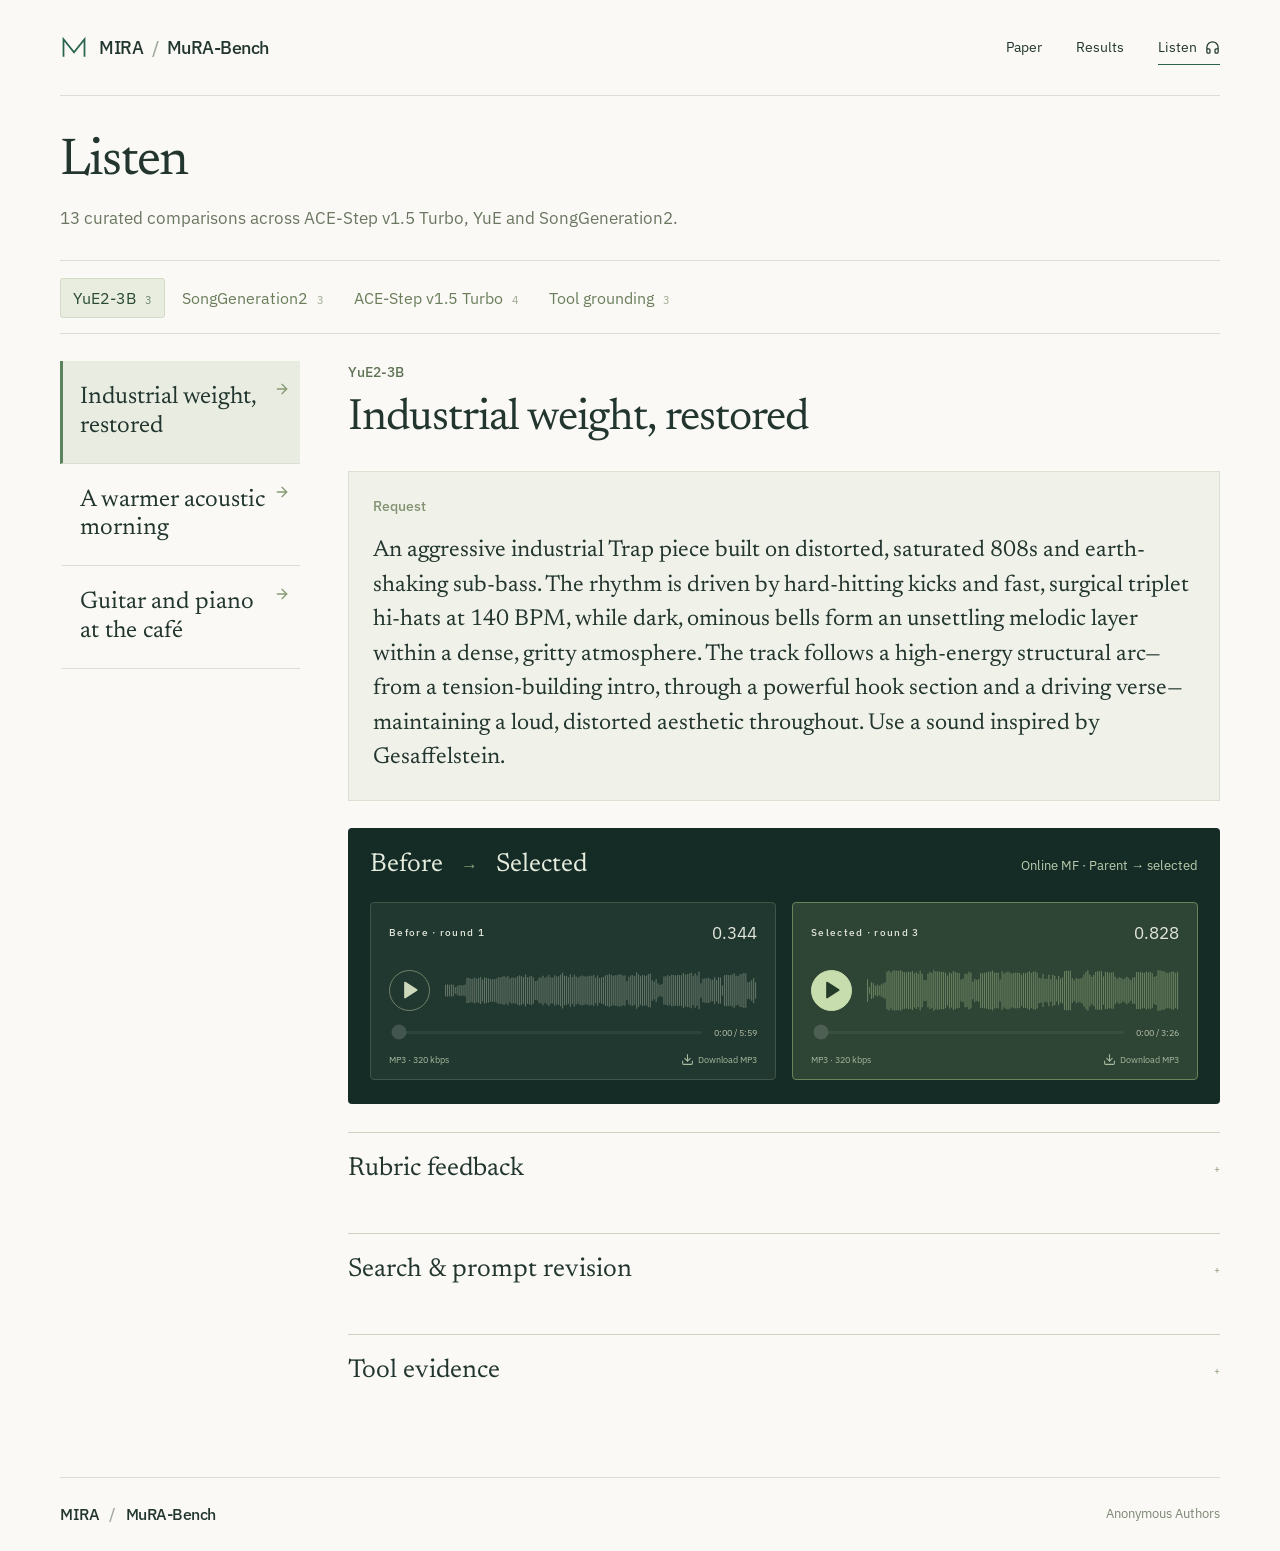
<file: site/listen.html>
<!doctype html><html lang="en"><head><meta charset="UTF-8"/><meta name="viewport" content="width=device-width,initial-scale=1"/><meta name="robots" content="noindex,nofollow,noarchive"/><meta name="referrer" content="no-referrer"/><meta name="description" content="Request-specific musical rubrics and agentic refinement for intent-aligned text-to-music generation."/><link rel="icon" href="./favicon.svg"/><title>Listening Gallery</title>  <script type="module" crossorigin src="./assets/main-BWJKZV79.js"></script>
  <link rel="stylesheet" crossorigin href="./assets/main-DkXrGP4g.css">
</head><body><div id="root"></div></body></html>
</file>
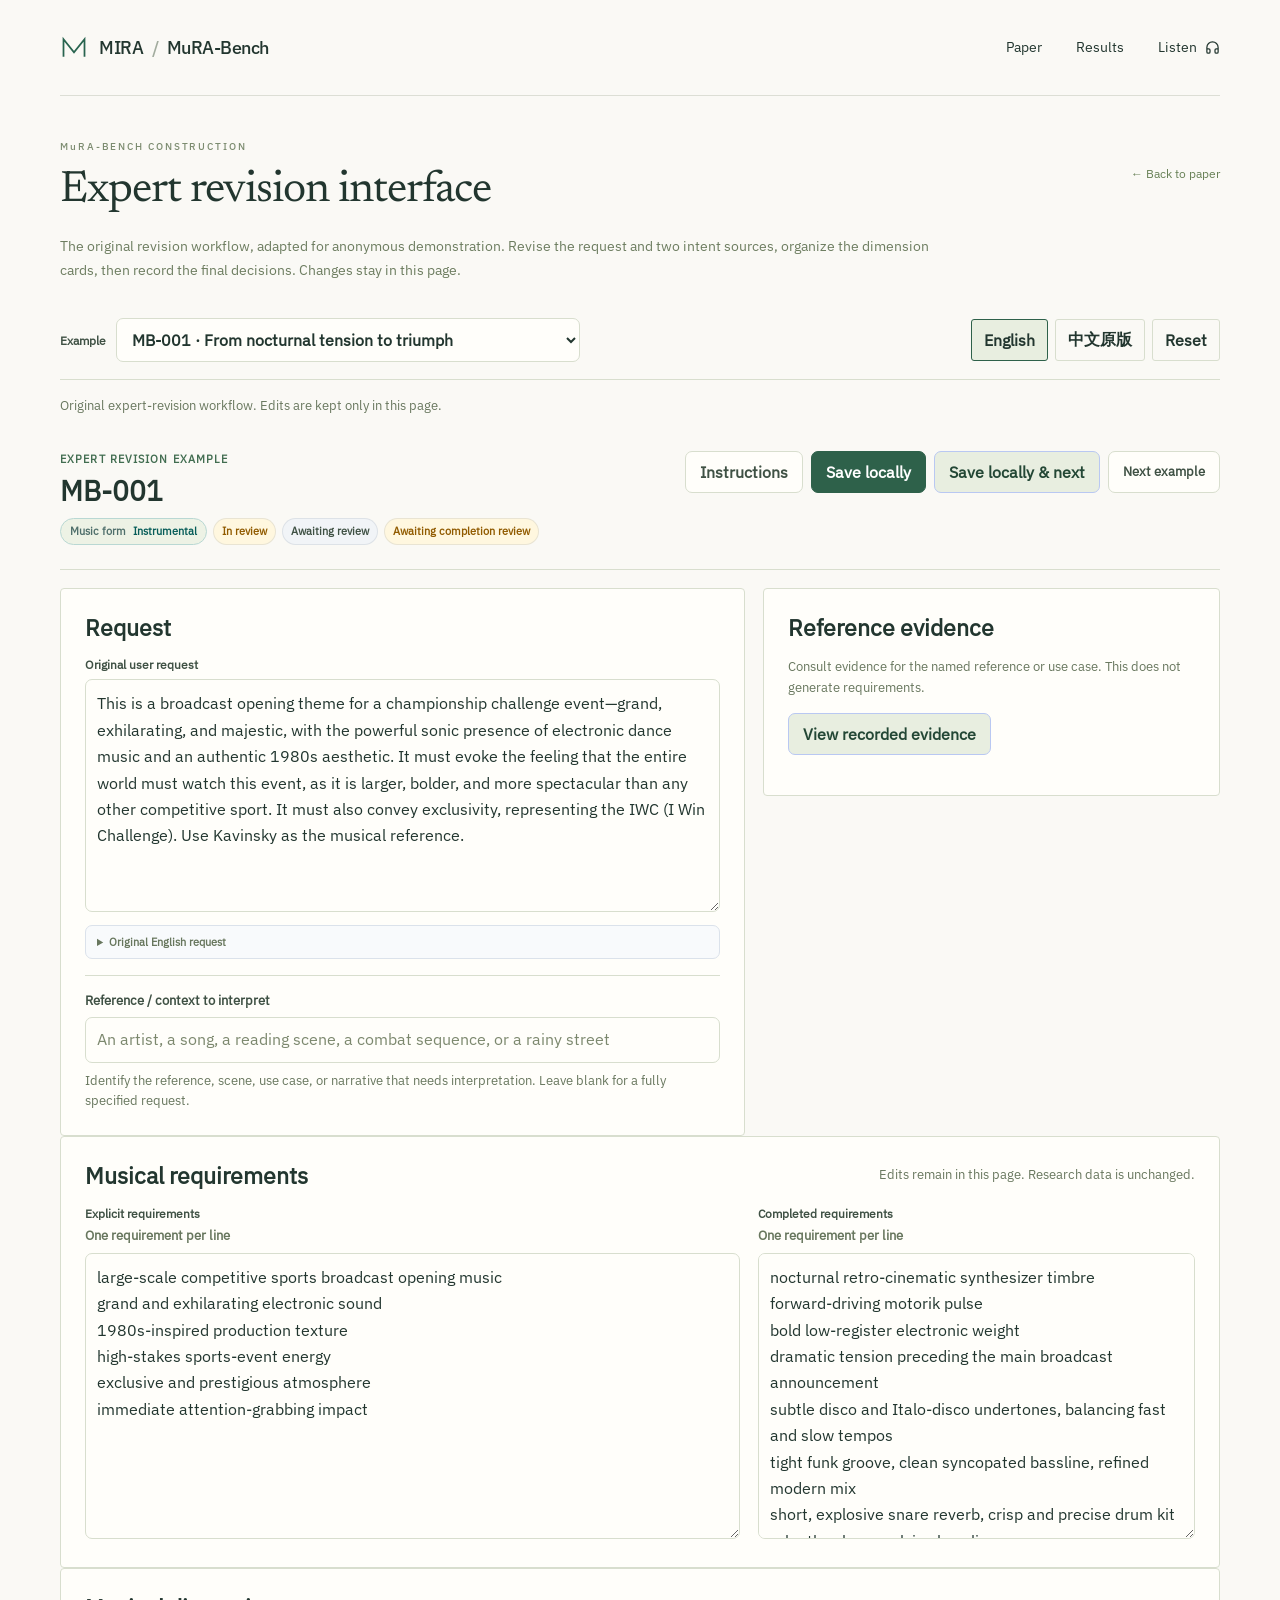
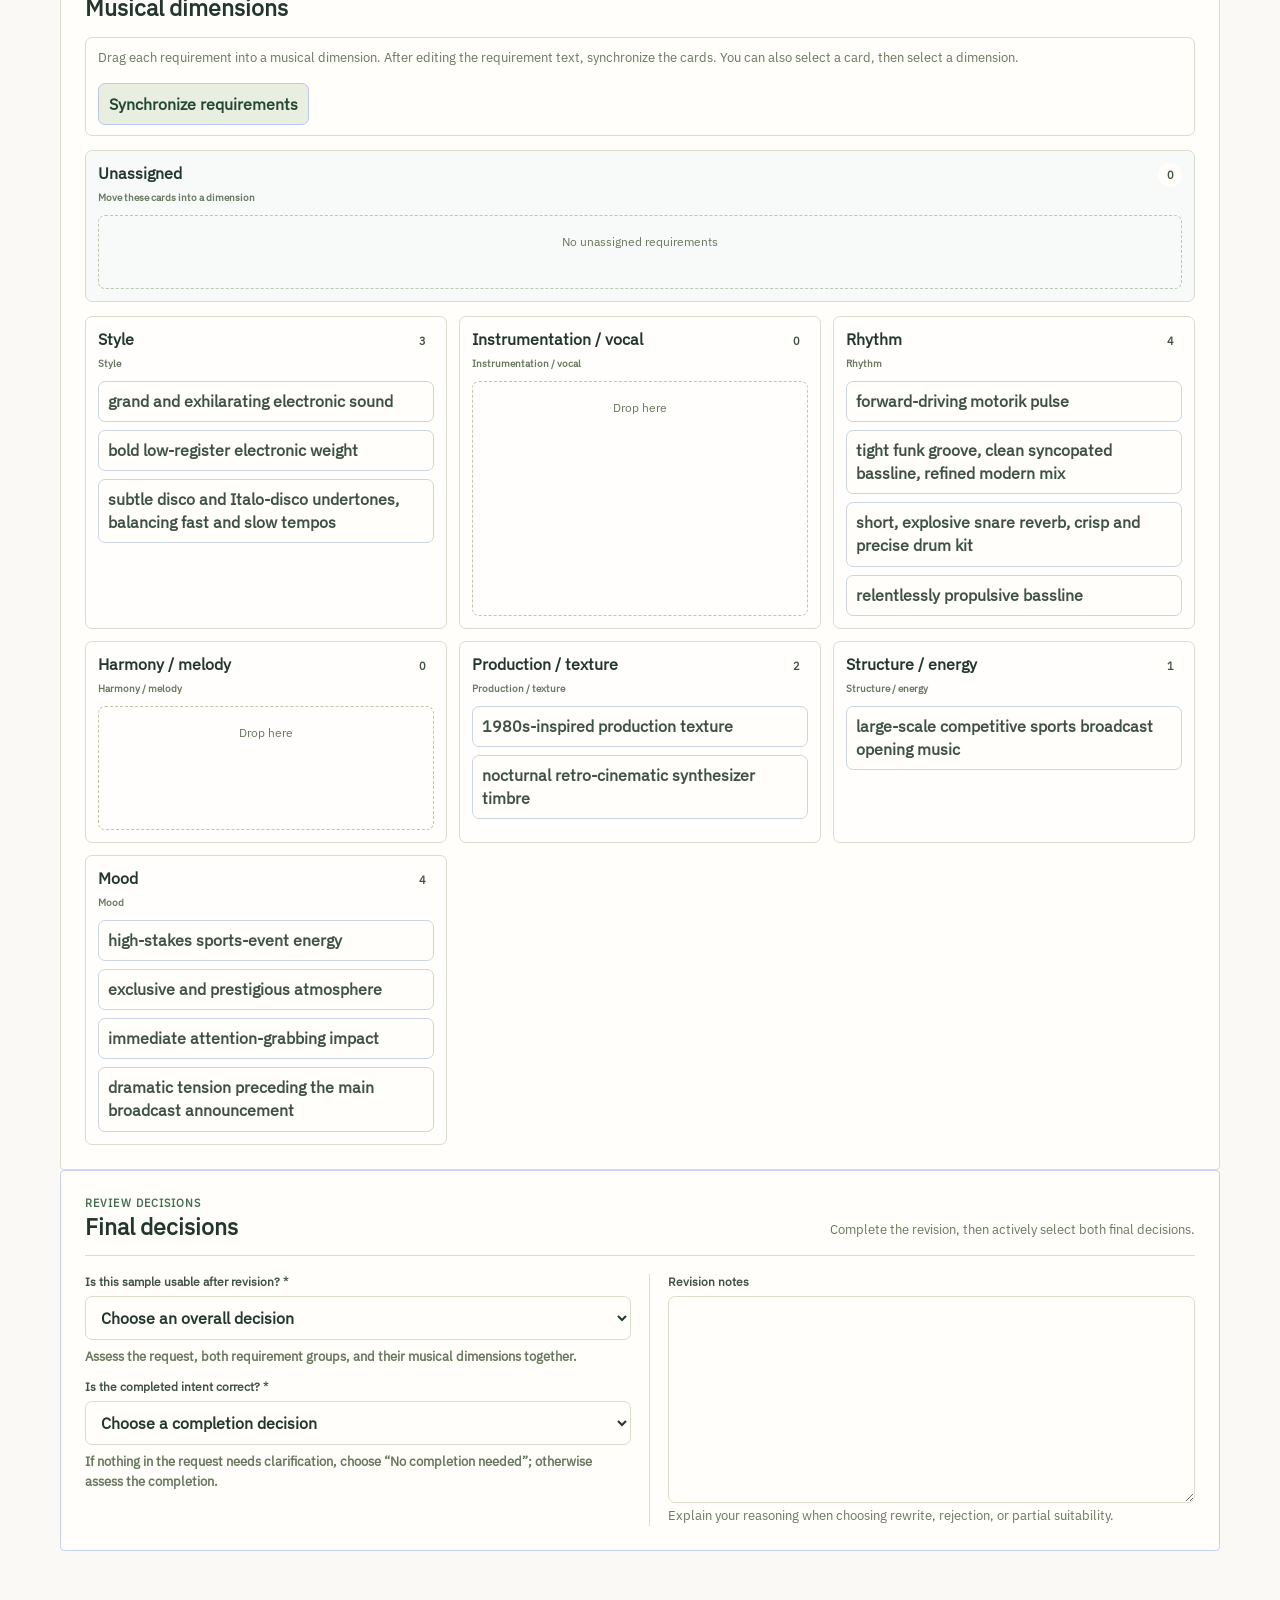
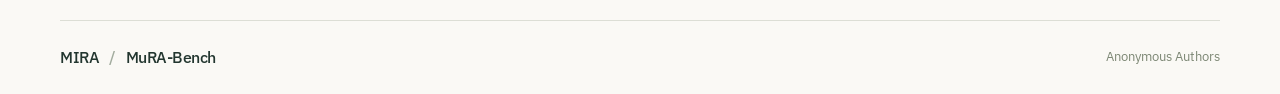
<file: site/revision.html>
<!doctype html><html lang="en"><head><meta charset="UTF-8"/><meta name="viewport" content="width=device-width,initial-scale=1"/><meta name="robots" content="noindex,nofollow,noarchive"/><meta name="referrer" content="no-referrer"/><meta name="description" content="Request-specific musical rubrics and agentic refinement for intent-aligned text-to-music generation."/><link rel="icon" href="./favicon.svg"/><title>Expert Revision Interface</title>  <script type="module" crossorigin src="./assets/main-BWJKZV79.js"></script>
  <link rel="stylesheet" crossorigin href="./assets/main-DkXrGP4g.css">
</head><body><div id="root"></div></body></html>
</file>
<file: site/assets/main-DkXrGP4g.css>
@font-face{font-family:Newsreader;font-style:normal;font-display:swap;font-weight:400;src:url(./newsreader-vietnamese-400-normal-DdKr49mV.woff2) format("woff2"),url(./newsreader-vietnamese-400-normal-BekUZro8.woff) format("woff");unicode-range:U+0102-0103,U+0110-0111,U+0128-0129,U+0168-0169,U+01A0-01A1,U+01AF-01B0,U+0300-0301,U+0303-0304,U+0308-0309,U+0323,U+0329,U+1EA0-1EF9,U+20AB}@font-face{font-family:Newsreader;font-style:normal;font-display:swap;font-weight:400;src:url(./newsreader-latin-ext-400-normal-svq1FPys.woff2) format("woff2"),url(./newsreader-latin-ext-400-normal-DYA1XoQK.woff) format("woff");unicode-range:U+0100-02BA,U+02BD-02C5,U+02C7-02CC,U+02CE-02D7,U+02DD-02FF,U+0304,U+0308,U+0329,U+1D00-1DBF,U+1E00-1E9F,U+1EF2-1EFF,U+2020,U+20A0-20AB,U+20AD-20C0,U+2113,U+2C60-2C7F,U+A720-A7FF}@font-face{font-family:Newsreader;font-style:normal;font-display:swap;font-weight:400;src:url(./newsreader-latin-400-normal-BFBkh4jY.woff2) format("woff2"),url(./newsreader-latin-400-normal-gRTjlS2D.woff) format("woff");unicode-range:U+0000-00FF,U+0131,U+0152-0153,U+02BB-02BC,U+02C6,U+02DA,U+02DC,U+0304,U+0308,U+0329,U+2000-206F,U+20AC,U+2122,U+2191,U+2193,U+2212,U+2215,U+FEFF,U+FFFD}@font-face{font-family:Newsreader;font-style:italic;font-display:swap;font-weight:400;src:url(./newsreader-vietnamese-400-italic-bZegYFuM.woff2) format("woff2"),url(./newsreader-vietnamese-400-italic-QbB8kb5s.woff) format("woff");unicode-range:U+0102-0103,U+0110-0111,U+0128-0129,U+0168-0169,U+01A0-01A1,U+01AF-01B0,U+0300-0301,U+0303-0304,U+0308-0309,U+0323,U+0329,U+1EA0-1EF9,U+20AB}@font-face{font-family:Newsreader;font-style:italic;font-display:swap;font-weight:400;src:url(./newsreader-latin-ext-400-italic-BMTE_bNQ.woff2) format("woff2"),url(./newsreader-latin-ext-400-italic-qdgKLcPG.woff) format("woff");unicode-range:U+0100-02BA,U+02BD-02C5,U+02C7-02CC,U+02CE-02D7,U+02DD-02FF,U+0304,U+0308,U+0329,U+1D00-1DBF,U+1E00-1E9F,U+1EF2-1EFF,U+2020,U+20A0-20AB,U+20AD-20C0,U+2113,U+2C60-2C7F,U+A720-A7FF}@font-face{font-family:Newsreader;font-style:italic;font-display:swap;font-weight:400;src:url(./newsreader-latin-400-italic-CEihAR-f.woff2) format("woff2"),url(./newsreader-latin-400-italic-CNZoH1hn.woff) format("woff");unicode-range:U+0000-00FF,U+0131,U+0152-0153,U+02BB-02BC,U+02C6,U+02DA,U+02DC,U+0304,U+0308,U+0329,U+2000-206F,U+20AC,U+2122,U+2191,U+2193,U+2212,U+2215,U+FEFF,U+FFFD}@font-face{font-family:Newsreader;font-style:normal;font-display:swap;font-weight:500;src:url(./newsreader-vietnamese-500-normal-CL6a8tp2.woff2) format("woff2"),url(./newsreader-vietnamese-500-normal-BEAbKU8A.woff) format("woff");unicode-range:U+0102-0103,U+0110-0111,U+0128-0129,U+0168-0169,U+01A0-01A1,U+01AF-01B0,U+0300-0301,U+0303-0304,U+0308-0309,U+0323,U+0329,U+1EA0-1EF9,U+20AB}@font-face{font-family:Newsreader;font-style:normal;font-display:swap;font-weight:500;src:url(./newsreader-latin-ext-500-normal-BNHmvKvI.woff2) format("woff2"),url(./newsreader-latin-ext-500-normal-CZruMFou.woff) format("woff");unicode-range:U+0100-02BA,U+02BD-02C5,U+02C7-02CC,U+02CE-02D7,U+02DD-02FF,U+0304,U+0308,U+0329,U+1D00-1DBF,U+1E00-1E9F,U+1EF2-1EFF,U+2020,U+20A0-20AB,U+20AD-20C0,U+2113,U+2C60-2C7F,U+A720-A7FF}@font-face{font-family:Newsreader;font-style:normal;font-display:swap;font-weight:500;src:url(./newsreader-latin-500-normal-B66TYsaK.woff2) format("woff2"),url(./newsreader-latin-500-normal-DFwuUcdu.woff) format("woff");unicode-range:U+0000-00FF,U+0131,U+0152-0153,U+02BB-02BC,U+02C6,U+02DA,U+02DC,U+0304,U+0308,U+0329,U+2000-206F,U+20AC,U+2122,U+2191,U+2193,U+2212,U+2215,U+FEFF,U+FFFD}@font-face{font-family:IBM Plex Sans;font-style:normal;font-display:swap;font-weight:400;src:url(./ibm-plex-sans-cyrillic-ext-400-normal-g30qAdWV.woff2) format("woff2"),url(./ibm-plex-sans-cyrillic-ext-400-normal-Dsrv2Tcn.woff) format("woff");unicode-range:U+0460-052F,U+1C80-1C8A,U+20B4,U+2DE0-2DFF,U+A640-A69F,U+FE2E-FE2F}@font-face{font-family:IBM Plex Sans;font-style:normal;font-display:swap;font-weight:400;src:url(./ibm-plex-sans-cyrillic-400-normal-DZqxrq2p.woff2) format("woff2"),url(./ibm-plex-sans-cyrillic-400-normal-BTotfTJu.woff) format("woff");unicode-range:U+0301,U+0400-045F,U+0490-0491,U+04B0-04B1,U+2116}@font-face{font-family:IBM Plex Sans;font-style:normal;font-display:swap;font-weight:400;src:url(./ibm-plex-sans-greek-400-normal-_efipK4i.woff2) format("woff2"),url(./ibm-plex-sans-greek-400-normal-D9ESIMu3.woff) format("woff");unicode-range:U+0370-0377,U+037A-037F,U+0384-038A,U+038C,U+038E-03A1,U+03A3-03FF}@font-face{font-family:IBM Plex Sans;font-style:normal;font-display:swap;font-weight:400;src:url(./ibm-plex-sans-vietnamese-400-normal-DG4YqDda.woff2) format("woff2"),url(./ibm-plex-sans-vietnamese-400-normal-fK1oJ5dG.woff) format("woff");unicode-range:U+0102-0103,U+0110-0111,U+0128-0129,U+0168-0169,U+01A0-01A1,U+01AF-01B0,U+0300-0301,U+0303-0304,U+0308-0309,U+0323,U+0329,U+1EA0-1EF9,U+20AB}@font-face{font-family:IBM Plex Sans;font-style:normal;font-display:swap;font-weight:400;src:url(./ibm-plex-sans-latin-ext-400-normal-C5H60-Va.woff2) format("woff2"),url(./ibm-plex-sans-latin-ext-400-normal-RBey6euL.woff) format("woff");unicode-range:U+0100-02BA,U+02BD-02C5,U+02C7-02CC,U+02CE-02D7,U+02DD-02FF,U+0304,U+0308,U+0329,U+1D00-1DBF,U+1E00-1E9F,U+1EF2-1EFF,U+2020,U+20A0-20AB,U+20AD-20C0,U+2113,U+2C60-2C7F,U+A720-A7FF}@font-face{font-family:IBM Plex Sans;font-style:normal;font-display:swap;font-weight:400;src:url(./ibm-plex-sans-latin-400-normal-CDDApCn2.woff2) format("woff2"),url(./ibm-plex-sans-latin-400-normal-CYLoc0-x.woff) format("woff");unicode-range:U+0000-00FF,U+0131,U+0152-0153,U+02BB-02BC,U+02C6,U+02DA,U+02DC,U+0304,U+0308,U+0329,U+2000-206F,U+20AC,U+2122,U+2191,U+2193,U+2212,U+2215,U+FEFF,U+FFFD}@font-face{font-family:IBM Plex Sans;font-style:normal;font-display:swap;font-weight:500;src:url(./ibm-plex-sans-cyrillic-ext-500-normal-Cs5J6C77.woff2) format("woff2"),url(./ibm-plex-sans-cyrillic-ext-500-normal-DB5PtV2g.woff) format("woff");unicode-range:U+0460-052F,U+1C80-1C8A,U+20B4,U+2DE0-2DFF,U+A640-A69F,U+FE2E-FE2F}@font-face{font-family:IBM Plex Sans;font-style:normal;font-display:swap;font-weight:500;src:url(./ibm-plex-sans-cyrillic-500-normal-CocWQlwt.woff2) format("woff2"),url(./ibm-plex-sans-cyrillic-500-normal-ByOcLdNv.woff) format("woff");unicode-range:U+0301,U+0400-045F,U+0490-0491,U+04B0-04B1,U+2116}@font-face{font-family:IBM Plex Sans;font-style:normal;font-display:swap;font-weight:500;src:url(./ibm-plex-sans-greek-500-normal-JMMifIXV.woff2) format("woff2"),url(./ibm-plex-sans-greek-500-normal-CuWXN6rf.woff) format("woff");unicode-range:U+0370-0377,U+037A-037F,U+0384-038A,U+038C,U+038E-03A1,U+03A3-03FF}@font-face{font-family:IBM Plex Sans;font-style:normal;font-display:swap;font-weight:500;src:url(./ibm-plex-sans-vietnamese-500-normal-e4dixQRQ.woff2) format("woff2"),url(./ibm-plex-sans-vietnamese-500-normal-BEb3_waV.woff) format("woff");unicode-range:U+0102-0103,U+0110-0111,U+0128-0129,U+0168-0169,U+01A0-01A1,U+01AF-01B0,U+0300-0301,U+0303-0304,U+0308-0309,U+0323,U+0329,U+1EA0-1EF9,U+20AB}@font-face{font-family:IBM Plex Sans;font-style:normal;font-display:swap;font-weight:500;src:url(./ibm-plex-sans-latin-ext-500-normal-DakdToA3.woff2) format("woff2"),url(./ibm-plex-sans-latin-ext-500-normal-D0aIdm-b.woff) format("woff");unicode-range:U+0100-02BA,U+02BD-02C5,U+02C7-02CC,U+02CE-02D7,U+02DD-02FF,U+0304,U+0308,U+0329,U+1D00-1DBF,U+1E00-1E9F,U+1EF2-1EFF,U+2020,U+20A0-20AB,U+20AD-20C0,U+2113,U+2C60-2C7F,U+A720-A7FF}@font-face{font-family:IBM Plex Sans;font-style:normal;font-display:swap;font-weight:500;src:url(./ibm-plex-sans-latin-500-normal-6ng42L7E.woff2) format("woff2"),url(./ibm-plex-sans-latin-500-normal-BgVn5rGT.woff) format("woff");unicode-range:U+0000-00FF,U+0131,U+0152-0153,U+02BB-02BC,U+02C6,U+02DA,U+02DC,U+0304,U+0308,U+0329,U+2000-206F,U+20AC,U+2122,U+2191,U+2193,U+2212,U+2215,U+FEFF,U+FFFD}@font-face{font-family:IBM Plex Sans;font-style:normal;font-display:swap;font-weight:600;src:url(./ibm-plex-sans-cyrillic-ext-600-normal-DUMzJB7m.woff2) format("woff2"),url(./ibm-plex-sans-cyrillic-ext-600-normal-Bz0x94Yp.woff) format("woff");unicode-range:U+0460-052F,U+1C80-1C8A,U+20B4,U+2DE0-2DFF,U+A640-A69F,U+FE2E-FE2F}@font-face{font-family:IBM Plex Sans;font-style:normal;font-display:swap;font-weight:600;src:url(./ibm-plex-sans-cyrillic-600-normal-71GNu3SW.woff2) format("woff2"),url(./ibm-plex-sans-cyrillic-600-normal-BGq0mW3O.woff) format("woff");unicode-range:U+0301,U+0400-045F,U+0490-0491,U+04B0-04B1,U+2116}@font-face{font-family:IBM Plex Sans;font-style:normal;font-display:swap;font-weight:600;src:url(./ibm-plex-sans-greek-600-normal-DzTrcv_p.woff2) format("woff2"),url(./ibm-plex-sans-greek-600-normal-D-CqTdkO.woff) format("woff");unicode-range:U+0370-0377,U+037A-037F,U+0384-038A,U+038C,U+038E-03A1,U+03A3-03FF}@font-face{font-family:IBM Plex Sans;font-style:normal;font-display:swap;font-weight:600;src:url(./ibm-plex-sans-vietnamese-600-normal-DpPYBSTl.woff2) format("woff2"),url(./ibm-plex-sans-vietnamese-600-normal-DgdngZtN.woff) format("woff");unicode-range:U+0102-0103,U+0110-0111,U+0128-0129,U+0168-0169,U+01A0-01A1,U+01AF-01B0,U+0300-0301,U+0303-0304,U+0308-0309,U+0323,U+0329,U+1EA0-1EF9,U+20AB}@font-face{font-family:IBM Plex Sans;font-style:normal;font-display:swap;font-weight:600;src:url(./ibm-plex-sans-latin-ext-600-normal-DOrvGEcy.woff2) format("woff2"),url(./ibm-plex-sans-latin-ext-600-normal-DIrixKbi.woff) format("woff");unicode-range:U+0100-02BA,U+02BD-02C5,U+02C7-02CC,U+02CE-02D7,U+02DD-02FF,U+0304,U+0308,U+0329,U+1D00-1DBF,U+1E00-1E9F,U+1EF2-1EFF,U+2020,U+20A0-20AB,U+20AD-20C0,U+2113,U+2C60-2C7F,U+A720-A7FF}@font-face{font-family:IBM Plex Sans;font-style:normal;font-display:swap;font-weight:600;src:url(./ibm-plex-sans-latin-600-normal-CuJfVYMP.woff2) format("woff2"),url(./ibm-plex-sans-latin-600-normal-Cu4Hd6ag.woff) format("woff");unicode-range:U+0000-00FF,U+0131,U+0152-0153,U+02BB-02BC,U+02C6,U+02DA,U+02DC,U+0304,U+0308,U+0329,U+2000-206F,U+20AC,U+2122,U+2191,U+2193,U+2212,U+2215,U+FEFF,U+FFFD}:root{font-family:IBM Plex Sans,sans-serif;color:#22362f;background:#faf9f5;font-synthesis:none;font-weight:400;--ink:#22362f;--muted:#727a70;--teal:#28644f;--line:#dcded5;--paper:#faf9f5;--serif:"Newsreader",Georgia,serif}*{box-sizing:border-box}html{scroll-behavior:smooth;scroll-padding-top:24px}body{margin:0}button,input,textarea,select{font:inherit}button,a,input,summary,select,textarea{-webkit-tap-highlight-color:transparent}button,a{touch-action:manipulation}button{cursor:pointer}a{color:inherit;text-decoration:none}a:hover{color:var(--teal)}button:disabled{cursor:default}button:focus-visible,a:focus-visible,input:focus-visible,textarea:focus-visible,summary:focus-visible,select:focus-visible{outline:3px solid #b38b43;outline-offset:5px}p{line-height:1.7}h1,h2,h3,p{margin-top:0}h1,h2,h3{font-weight:400}h1,h2,h3{font-family:var(--serif)}h2{font-size:48px;line-height:1.12;letter-spacing:-1.2px}h3{font-size:28px;line-height:1.15}em{font-weight:400}svg{flex-shrink:0}button{color:inherit}small{font-size:12px}.wrap{width:min(1160px,calc(100% - 88px));margin-inline:auto}.review-banner{text-align:center;font-size:11px;letter-spacing:.04em;padding:9px 16px;background:#e9ebe2;color:#5d6559;line-height:1.5}.review-banner span{padding:0 10px}.site-header{height:96px;display:flex;justify-content:space-between;align-items:center;border-bottom:1px solid var(--line)}.brand{font-size:18px;font-weight:500;display:flex;gap:11px;align-items:center;letter-spacing:-.5px}.brand svg{width:28px;height:28px;fill:none;stroke:var(--teal);stroke-width:2}.brand i{font-style:normal;color:#a2ac9e;margin:0 5px}.site-header nav{display:flex;gap:34px;align-items:center;font-size:14px}.site-header nav a{display:flex;align-items:center;gap:8px;padding:8px 0;border-bottom:1px solid transparent}.site-header nav a.active{border-color:var(--teal)}.menu-toggle{display:none}.skip-link{position:fixed;top:-100px;left:10px;padding:10px;background:#fff;z-index:100}.skip-link:focus{top:10px}.eyebrow{font-size:11px;letter-spacing:1.9px;font-weight:500;line-height:1.5}.hero{padding-top:38px}.hero-topline{display:flex;justify-content:space-between;color:var(--muted)}.hero-grid{display:grid;grid-template-columns:1.45fr 1fr;gap:66px;padding:56px 0 57px;align-items:center}.hero h1{font-size:78px;letter-spacing:-3.6px;line-height:1.03;margin-bottom:24px}.hero h1 em{color:#4e785d}.paper-title{max-width:570px;font-size:21px;line-height:1.45;letter-spacing:-.2px;margin-bottom:17px}.authors{font-size:13px;color:var(--muted);margin-bottom:31px}.hero-actions{display:flex;align-items:center;gap:11px;flex-wrap:wrap}.button{border:1px solid #c5cbbf;background:transparent;padding:12px 18px;display:inline-flex;align-items:center;justify-content:center;gap:10px;border-radius:3px;font-size:14px;line-height:1.5;min-height:44px}.button:hover{background:#edf0e7}.button.primary{background:var(--ink);color:#fff;border-color:var(--ink)}.button.primary:hover{background:var(--teal)}.text-link{font-size:13px;border-bottom:1px solid #a5b49d;padding:9px 0;margin-left:6px}.hero-spec{border:1px solid #d3d9c9;background:#f0f2e9;padding:28px 26px 23px;position:relative;box-shadow:10px 10px #f6f6ee}.spec-label{font-size:9px;letter-spacing:1.5px;color:#617054}.spec-request{font-family:var(--serif);font-size:26px;line-height:1.25;margin:24px 0}.spec-rule{border-top:1px solid #cfd6c5;margin-bottom:17px}.spec-columns{display:grid;grid-template-columns:1fr 48px 48px;gap:9px;font-size:9px;letter-spacing:.6px;color:#667361;margin-bottom:14px}.spec-columns span:not(:first-child){text-align:right}.spec-item{display:grid;grid-template-columns:1fr 48px 48px;gap:9px;padding:11px 0;font-size:13px;align-items:center;border-bottom:1px solid #d9dfd0}.spec-item>span:first-child{display:flex;align-items:start;gap:10px;font-size:13px;line-height:1.4}.spec-item small{font-size:9px;color:#97a186;padding-top:3px}.spec-item>span:nth-child(2){color:#858c7c;text-align:right}.spec-item strong{text-align:right;color:#28644f;font-weight:500}.spec-foot{font-size:13px;line-height:1.55;margin:23px 0 14px;color:#636e5a}.hero-spec>a{font-size:12px;display:flex;gap:10px;align-items:center}.hero-bottom{display:flex;justify-content:space-between;border-top:1px solid var(--line);border-bottom:1px solid var(--line);padding:22px 0;font-size:12px;color:#5f695c;letter-spacing:.1px}.introduction{padding-top:90px;padding-bottom:82px}.introduction .eyebrow{margin-bottom:23px}.introduction h2{font-size:46px}.introduction h2 span{color:#8a9183}.intro-grid{display:grid;grid-template-columns:1fr 1fr;gap:68px;margin:30px 0 22px;font-size:17px}.intro-grid p{margin-bottom:0}.abstract{max-width:720px;border-top:1px solid var(--line);padding-top:17px;font-size:16px;margin-top:33px}.abstract summary{list-style:none;display:flex;justify-content:space-between;cursor:pointer;font-size:14px}.abstract p{margin-top:22px}.abstract small{color:var(--muted)}.featured{background:#142c25;color:#ecf0e5;padding:67px 0 28px}.listen-heading{display:flex;justify-content:space-between;align-items:end;gap:50px}.listen-heading .eyebrow{color:#8fad99;display:flex;gap:17px;margin-bottom:25px}.listen-heading h2{font-size:51px;line-height:1.08;letter-spacing:-1.2px;margin-bottom:29px}.listen-heading h2 em{color:#b1cdae}.listen-caption{font-size:12px;max-width:280px;padding-bottom:15px;color:#adc0af}.listen-caption p{font-size:14px;margin:14px 0 0}.small-dot{display:inline-block;width:6px;height:6px;border-radius:50%;background:#c5d8ab;margin-right:7px}.case-tabs{display:flex;gap:10px;flex-wrap:wrap;margin:14px 0 30px}.case-tabs button{font-size:12px;background:transparent;border:1px solid #425448;border-radius:30px;padding:9px 15px;color:#c3cdbd}.case-tabs button[aria-pressed=true]{background:#c9dbb8;color:#19372b;border-color:#c9dbb8}.feature-case{display:grid;grid-template-columns:.78fr 1.3fr;gap:54px;border-top:1px solid #3b4d40;padding-top:32px}.feature-request>.eyebrow{display:flex;justify-content:space-between;color:#8fa590}.feature-request blockquote{font-family:var(--serif);font-size:25px;line-height:1.37;letter-spacing:-.3px;margin:23px 0 30px}.arrow-link{display:inline-flex;align-items:center;gap:12px;font-size:14px;line-height:1.5}.featured a:hover{color:#d2e9b5}.feature-request .arrow-link{color:#bacead;font-size:12px}.audio-pair{display:grid;grid-template-columns:1fr 1fr;gap:16px}.audio-player{padding:19px 18px 13px;background:#20382f;border:1px solid #425348;border-radius:4px;color:#e2e6db;min-width:0}.audio-player.accent{background:#2e4434;border-color:#69845b}.track-top{display:flex;justify-content:space-between;gap:8px;align-items:center}.track-top .eyebrow{font-size:10px;letter-spacing:1.3px}.track-score{font-size:17px;font-variant-numeric:tabular-nums}.track-score small{display:none}.wave-control{display:flex;gap:15px;align-items:center;margin:24px 0 14px}.play-button{border:1px solid #71816a;width:41px;height:41px;border-radius:50%;display:grid;place-items:center;flex-shrink:0;background:transparent;color:#ced9bb;padding:0}.accent .play-button{background:#c8ddad;color:#243c29;border-color:#c8ddad}.waveform{width:calc(100% - 56px);height:45px;fill:#c9cdbb}.accent .waveform{fill:#c5dea4}.seek{display:flex;gap:9px;align-items:center}.seek input{width:100%;min-width:0;accent-color:#c8dcb2;height:3px;cursor:pointer}.seek input:disabled{opacity:.2;cursor:default}.seek span{font-size:9px;white-space:nowrap;color:#b5bfaa;font-variant-numeric:tabular-nums}.track-bottom{display:flex;gap:8px;justify-content:space-between;font-size:9px;color:#a8b99f;margin-top:15px;align-items:center;flex-wrap:wrap}.track-bottom a{display:flex;gap:4px;align-items:center}.audio-error{font-size:12px;margin-top:14px;color:#ffe1bc}.audio-error button{border:0;background:none;color:inherit;text-decoration:underline}.change-heading{display:flex;justify-content:space-between;color:#9ead98;font-size:10px;text-transform:uppercase;letter-spacing:1px;margin:28px 0 13px}.feature-change{border-top:1px solid #34493c;padding:12px 0;font-size:13px;display:flex;align-items:center;justify-content:space-between;gap:20px}.feature-change>span:last-child{display:flex;align-items:center;gap:10px;font-size:12px;font-variant-numeric:tabular-nums;white-space:nowrap}.feature-change i{font-style:normal;color:#9faa93}.feature-change b{font-weight:500;color:#cee2b6}.micro{font-size:10px;color:#a6b6a0;line-height:1.6;margin:17px 0}.feature-footer{display:flex;justify-content:space-between;align-items:center;border-top:1px solid #3b4d40;margin-top:36px;padding-top:22px;font-size:11px;color:#b3c2a9}.feature-footer .arrow-link{font-size:12px}.section{padding-top:90px;padding-bottom:80px}.section-heading{margin-bottom:39px}.section-heading>.eyebrow{color:#6b7967;margin-bottom:21px}.section-heading>.eyebrow>span{margin-right:13px;color:#99a28f}.section-heading h2{max-width:720px;margin-bottom:19px}.section-description{font-size:17px;color:#6d7666;max-width:620px}.section-description p{margin-bottom:0}.benchmark-overview{display:grid;grid-template-columns:.75fr 1.45fr;gap:65px;padding:22px 0 36px;border-bottom:1px solid var(--line)}.benchmark-count{display:flex;flex-direction:column;align-items:start}.benchmark-count>strong{font-family:var(--serif);font-size:110px;font-weight:400;line-height:1}.benchmark-count>span{font-size:12px;color:var(--muted)}.benchmark-count .arrow-link{margin-top:27px}.intent-definitions{display:grid;grid-template-columns:1fr 1fr;gap:45px}.intent-definitions h3{font-size:28px;margin:19px 0 12px}.intent-definitions p{font-size:15px;color:#687363;margin:0}.tag{display:inline-block;font-size:10px;font-weight:500;letter-spacing:.9px;border:1px solid #c5d4ba;color:#456642;background:#edf2e5;border-radius:2px;padding:4px 7px;white-space:nowrap}.tag.completion{color:#7c673e;border-color:#ded4bb;background:#f3efdf}.dimension-list{display:flex;flex-wrap:wrap;gap:23px 26px;padding:27px 0;border-bottom:1px solid var(--line)}.dimension-list span{font-size:12px;display:flex;gap:8px;align-items:center}.dimension-list small{font-size:9px;color:#8c957f}.construction{display:flex;justify-content:space-between;align-items:center;gap:15px;font-size:12px;margin-top:32px}.construction svg{width:15px;color:#849478}.construction strong{font-weight:500}.caption{font-size:12px;color:var(--muted);line-height:1.7;margin-top:23px}.method-section{background:#eeeee5}.method-flow{display:grid;grid-template-columns:repeat(4,1fr);border-top:1px solid #cad0bf;border-bottom:1px solid #cad0bf;margin-top:47px}.method-flow article{padding:27px 24px 15px 0;margin-right:24px;border-right:1px solid #cad0bf}.method-flow article:last-child{border:none;margin-right:0}.method-number{font-size:11px;color:#738466;display:block;margin-bottom:33px}.method-flow h3{font-size:25px;margin-bottom:14px}.method-flow p{font-size:14px;color:#68725f;line-height:1.65}.method-example{display:grid;grid-template-columns:.6fr 1.7fr;gap:16px 48px;padding-top:34px}.method-example>.eyebrow{padding-top:5px;color:#78836c}.method-example p{font-size:15px;margin:0}.method-example .arrow-link{grid-column:2;font-size:12px}.method-example b{font-weight:500}.resource-grid{display:grid;grid-template-columns:repeat(3,1fr);border-top:1px solid var(--line);border-bottom:1px solid var(--line);margin-top:45px}.resource-grid>a{position:relative;padding:30px 35px 55px 0;margin-right:35px}.resource-grid>a:not(:last-child){border-right:1px solid var(--line)}.resource-grid>a:last-child{margin-right:0}.resource-grid .eyebrow{color:#7b886f;font-size:10px}.resource-grid h3{font-size:30px;margin:27px 0 14px}.resource-grid p{font-size:15px;color:#707b69}.resource-grid svg{position:absolute;bottom:23px;left:0;width:19px}.limitations{margin-top:30px;max-width:850px;font-size:14px;color:#63705c}.limitations summary{cursor:pointer;color:var(--ink)}.limitations p{margin-top:18px}.limitations a{text-decoration:underline;text-underline-offset:3px}.footer{display:flex;justify-content:space-between;border-top:1px solid var(--line);padding-top:36px;padding-bottom:35px;font-size:12px;color:#7c8774}.footer .brand{color:var(--ink);font-size:16px}.footer p{margin:11px 0}.footer>div:last-child{text-align:right}.footer>div:last-child>span{font-size:13px;color:#53634b}.footer a{display:inline-flex;align-items:center;gap:5px}.page-intro{padding:47px 0 35px}.page-intro .eyebrow{color:#78856c}.page-intro h1{font-size:61px;line-height:1.1;letter-spacing:-1.8px;margin:19px 0 15px}.page-intro>p{font-size:17px;max-width:700px;color:#6b7762;margin:0}.loading{min-height:65vh;padding-top:100px}.spin{animation:spin 1s linear infinite}@keyframes spin{to{transform:rotate(360deg)}}@media(min-width:1450px){.hero-grid{padding-top:70px;padding-bottom:70px}}@media(max-width:1050px){.wrap{width:calc(100% - 56px)}.hero-grid{gap:32px}.hero h1{font-size:64px}.hero-spec{padding:23px 18px}.spec-item,.spec-columns{grid-template-columns:1fr 40px 40px;gap:5px}.paper-title{font-size:18px}.hero-actions{gap:8px}.hero-actions .text-link{margin-left:0}.feature-case{gap:32px;grid-template-columns:.85fr 1.2fr}.audio-pair{gap:10px}.audio-player{padding:17px 13px}.feature-request blockquote{font-size:23px}.construction{flex-wrap:wrap;justify-content:start;gap:16px}.intent-definitions{gap:25px}.benchmark-overview{gap:35px}.method-flow h3{font-size:23px}.method-flow article{padding-right:15px;margin-right:15px}}@media(max-width:760px){.wrap{width:calc(100% - 36px)}.review-banner{font-size:9px;padding:8px 18px}.site-header{height:75px;position:relative}.site-header .brand{font-size:15px}.menu-toggle{display:grid;place-items:center;border:none;background:none;padding:8px}.site-header nav{display:none;position:absolute;top:74px;right:0;left:0;background:var(--paper);padding:20px;z-index:20;border:1px solid var(--line);box-shadow:0 10px 20px #22362f0d}.site-header nav.open{display:flex;flex-wrap:wrap;gap:25px}.hero{padding-top:25px}.hero-topline>.eyebrow:last-child{display:none}.eyebrow{font-size:10px}.hero-grid{grid-template-columns:1fr;padding:35px 0;gap:36px}.hero h1{font-size:62px;letter-spacing:-2.8px}.paper-title{font-size:18px}.hero-spec{max-width:490px;width:100%;box-shadow:6px 6px #f1f2e9}.hero-bottom{gap:15px;align-items:start;font-size:10px;line-height:1.5}.introduction{padding:57px 0}.introduction h2{font-size:35px;letter-spacing:-.7px}.intro-grid{grid-template-columns:1fr;gap:18px;font-size:16px;margin-top:22px}.featured{padding-top:46px}.listen-heading{display:block}.listen-heading h2{font-size:43px}.listen-caption{max-width:100%;padding-bottom:6px}.listen-caption p{margin:7px 0}.case-tabs{gap:8px;margin:20px 0 24px}.case-tabs button{font-size:11px;padding:8px 12px}.feature-case{grid-template-columns:1fr;gap:27px;padding-top:25px}.feature-request blockquote{font-size:23px;margin:17px 0 20px}.audio-pair{gap:12px}.audio-player{padding:16px 12px}.track-top{flex-wrap:wrap}.track-score{font-size:15px}.wave-control{gap:9px;margin:23px 0 15px}.waveform{width:calc(100% - 43px);height:37px}.play-button{width:34px;height:34px}.seek{flex-wrap:wrap;gap:7px}.seek span{font-size:9px}.track-bottom{font-size:8px;gap:10px}.feature-change{font-size:12px;gap:13px}.feature-change>span:last-child{font-size:11px;gap:6px}.micro{font-size:10px}.feature-footer{align-items:start;gap:20px;font-size:10px}.feature-footer>span{max-width:150px}.feature-footer .arrow-link{font-size:11px;max-width:155px}.section{padding:60px 0}.section-heading h2{font-size:37px;letter-spacing:-.7px}.section-description{font-size:16px}.benchmark-overview{grid-template-columns:1fr;gap:36px;padding-top:0}.benchmark-count>strong{font-size:85px}.benchmark-count .arrow-link{margin-top:17px}.intent-definitions{gap:25px}.intent-definitions h3{font-size:26px}.intent-definitions p{font-size:14px}.dimension-list{gap:18px 22px}.construction{font-size:11px;gap:13px}.method-flow{grid-template-columns:1fr 1fr;margin-top:30px}.method-flow article{border:none;padding:24px 12px 10px 0;margin-right:10px}.method-flow article:nth-child(-n+2){border-bottom:1px solid #cad0bf}.method-number{margin-bottom:21px}.method-flow h3{font-size:23px}.method-flow p{font-size:13px}.method-example{grid-template-columns:1fr;gap:18px}.method-example .arrow-link{grid-column:1}.resource-grid{grid-template-columns:1fr;margin-top:25px}.resource-grid>a{padding:24px 34px 23px 0;margin:0}.resource-grid>a:not(:last-child){border-right:0;border-bottom:1px solid var(--line)}.resource-grid h3{margin:17px 0 10px}.resource-grid p{margin-bottom:0}.resource-grid svg{bottom:27px;right:0;left:auto}.footer{gap:24px;flex-direction:column}.footer>div:last-child{text-align:left}.page-intro{padding:35px 0 28px}.page-intro h1{font-size:46px}.page-intro>p{font-size:16px}}@media(prefers-reduced-motion:reduce){html{scroll-behavior:auto}*,*:before,*:after{animation:none!important;transition:none!important}}.paper-hero{text-align:center;padding:56px 0 38px}.paper-hero>.eyebrow{font-size:16px;letter-spacing:3px;color:#5b7e60}.paper-hero h1{font-size:54px;line-height:1.12;letter-spacing:-1.5px;max-width:1040px;margin:27px auto 24px}.paper-hero .authors{font-size:15px;margin-bottom:27px}.paper-links{display:flex;justify-content:center;gap:12px;flex-wrap:wrap}.paper-links .button{font-size:14px;padding:11px 20px}.paper-overview{padding-top:10px;padding-bottom:20px}figure{margin:0}figure img{width:100%;height:auto;display:block}figure>a{display:block}figcaption{font-size:12px;line-height:1.7;color:#66775d;margin:16px auto 0;max-width:960px}figcaption strong{font-weight:500;color:#354e38}.paper-overview figure{background:#fff;padding:20px 22px 19px;border:1px solid #e1e4d9;border-radius:3px}.paper-abstract{padding:52px 0 61px;max-width:780px}.paper-abstract h2{font-size:37px;text-align:center;margin-bottom:28px}.paper-abstract>p{font-size:18px;line-height:1.75;margin-bottom:17px}.paper-abstract>p.caption{font-size:12px;color:#7b8771;margin-top:20px}.paper-abstract b{font-weight:500}.paper-benchmark{padding:65px 0 50px}.simple-heading h2{font-size:41px;letter-spacing:-.9px;max-width:790px;margin:18px 0 21px}.simple-heading>.eyebrow{color:#798a6b}.simple-heading p{max-width:780px;font-size:17px;color:#627258}.paper-benchmark figure{padding:24px 20px;background:#fff;border:1px solid #e1e4d9;margin:30px 0 21px}.paper-benchmark .arrow-link{font-size:14px}.paper-benchmark figcaption{margin-left:0}.results{padding-top:42px;padding-bottom:45px}.results .section-heading{margin-bottom:20px}.results .section-heading>.eyebrow{display:none}.results .section-heading h2{font-size:39px}.results .section-description{font-size:16px;max-width:800px}.main-results summary,.component-disclosure>summary{font-family:var(--serif);font-size:27px;display:flex;justify-content:space-between;align-items:center;cursor:pointer;padding:12px 0;list-style:none}.main-results summary:before,.component-disclosure>summary:before{content:"+";font:18px IBM Plex Sans;margin-right:15px;color:#74915e}.main-results summary>span,.component-disclosure>summary>span{font:12px IBM Plex Sans;color:#7c8f6b;margin-left:auto}.main-results[open]>summary:before,.component-disclosure[open]>summary:before{content:"−"}.component-disclosure{margin-top:12px;border-top:1px solid var(--line);padding-top:10px}.component-disclosure .ablation-header{border-top:0;margin-top:12px;padding-top:12px}.results-status{font-size:11px}.results-summary strong{font-size:43px}.paper-interfaces{padding:37px 0 30px;border-top:1px solid var(--line);margin-top:15px}.interface-links{display:grid;grid-template-columns:1fr 1fr;border-top:1px solid var(--line);border-bottom:1px solid var(--line);margin-top:32px}.interface-links>a{position:relative;padding:28px 50px 27px 0}.interface-links>a:first-child{border-right:1px solid var(--line);padding-right:40px;margin-right:40px}.interface-links>a>span{font-size:10px;letter-spacing:1.5px;color:#7c8f6b}.interface-links h3{font-size:29px;margin:23px 0 14px}.interface-links p{font-size:15px;color:#6e7d63;max-width:420px;margin-bottom:0}.interface-links svg{position:absolute;right:17px;bottom:28px}.paper-resources{display:flex;flex-wrap:wrap;gap:16px 30px;padding:15px 0 45px;font-size:13px;color:#567b4c}.paper-resources>details{width:100%;margin-top:7px;color:#78846d}.paper-resources p{max-width:780px;font-size:13px}.paper-resources summary{cursor:pointer}.original-demo{padding:38px 0 45px}.original-demo-heading{display:flex;justify-content:space-between;gap:25px;align-items:center}.original-demo-heading .eyebrow{color:#7c8c70;font-size:10px}.original-demo-heading h1{font-size:44px;letter-spacing:-1px;margin:15px 0 0}.original-demo-heading>a{font-size:12px;white-space:nowrap;color:#678056}.demo-origin{font-size:14px;line-height:1.7;color:#6d7d60;max-width:900px;margin:22px 0 18px}.original-demo iframe{display:block;width:100%;border:none;min-height:400px;overflow:hidden}.featured .listen-heading h2{font-size:45px}.featured{padding-top:50px}.featured .listen-heading{gap:30px}.feature-request blockquote{font-size:24px}@media(max-width:760px){.paper-hero{padding:38px 0 29px}.paper-hero>.eyebrow{font-size:12px;letter-spacing:2px}.paper-hero h1{font-size:36px;line-height:1.15;letter-spacing:-1px;margin:22px auto}.paper-links{gap:9px}.paper-links .button{font-size:12px;padding:9px 12px}.paper-overview{padding-top:3px}.paper-overview figure{padding:9px 9px 13px}.paper-overview figcaption{font-size:10px;margin-top:12px}.paper-abstract{padding:30px 0 40px}.paper-abstract h2{font-size:32px;margin-bottom:23px}.paper-abstract>p{font-size:16px}.paper-abstract>p.caption{font-size:11px}.paper-benchmark{padding:45px 0 30px}.simple-heading h2{font-size:32px}.simple-heading p{font-size:16px}.paper-benchmark figure{padding:10px;margin:24px 0 20px}.paper-benchmark figcaption{font-size:11px}.results{padding-top:26px}.results .section-heading h2{font-size:32px}.results-summary strong{font-size:29px}.main-results summary,.component-disclosure>summary{font-size:23px;align-items:start;flex-wrap:wrap;gap:7px}.main-results summary>span,.component-disclosure>summary>span{font-size:10px;width:100%;margin-left:26px}.main-results summary:before,.component-disclosure>summary:before{margin-right:0}.main-results summary{flex-direction:row}.paper-interfaces{padding:30px 0 20px}.interface-links{grid-template-columns:1fr;margin-top:22px}.interface-links>a,.interface-links>a:first-child{padding:23px 35px 24px 0;margin:0;border-right:0}.interface-links>a:first-child{border-bottom:1px solid var(--line)}.interface-links h3{font-size:26px;margin-top:18px}.interface-links svg{right:5px;bottom:30px}.original-demo{padding-top:26px}.original-demo-heading{align-items:start;flex-direction:column;gap:16px}.original-demo-heading h1{font-size:36px}.demo-origin{font-size:13px}.featured .listen-heading h2{font-size:38px}}@media(max-width:760px){.main-results summary>span,.component-disclosure>summary>span{width:calc(100% - 26px)}}.feature-comparison-note{font-size:15px;line-height:1.7;color:#cad5c2;margin:20px 0 25px}.feature-comparison-note b{color:#eef2e8;font-weight:500}.sr-only{position:absolute;width:1px;height:1px;padding:0;margin:-1px;overflow:hidden;clip:rect(0,0,0,0);white-space:nowrap;border:0}.workspace{padding-bottom:70px;font-size:16px}.filters{display:grid;grid-template-columns:1.5fr 1fr 1fr .85fr;gap:10px;padding:20px 0;border-block:1px solid var(--line)}.filters>label{min-width:0}.search-field{display:flex;align-items:center;gap:10px;border:1px solid #cbd1c3;background:#fff;padding:0 12px;border-radius:3px}.search-field input{width:100%;min-width:0;border:0;background:none;padding:12px 0;font-size:14px}.search-field input:focus{outline:none}.search-field:focus-within{outline:2px solid var(--teal);outline-offset:2px}select{max-width:100%;border:1px solid #cbd1c3;border-radius:3px;padding:11px 32px 11px 11px;background:#fdfdf9;color:#41513a;font-size:14px;min-height:43px}.filters select{width:100%}.collection-status{display:flex;justify-content:space-between;gap:15px;font-size:12px;color:#7a8670;padding:17px 0}.collection-status>span:last-child{display:flex;align-items:center;gap:7px}.explorer-layout{display:grid;grid-template-columns:285px 1fr;gap:43px;border-top:1px solid var(--line);padding-top:22px}.request-index{max-height:calc(100vh - 70px);overflow:auto;position:sticky;top:22px;padding-right:9px;scrollbar-width:thin;scrollbar-color:#bac5ac transparent}.request-index>button{width:100%;text-align:left;padding:19px 14px;background:transparent;border:none;border-bottom:1px solid var(--line);border-left:3px solid transparent;display:block}.request-index>button.selected{background:#ebeee3;border-left-color:#54805c}.request-index .eyebrow{display:flex;justify-content:space-between;letter-spacing:1px;font-size:10px;color:#5f7253}.request-index .eyebrow>span{color:#8a947e;font-size:9px}.request-excerpt{font-size:15px;line-height:1.5;margin:11px 0;display:-webkit-box;-webkit-line-clamp:3;-webkit-box-orient:vertical;overflow:hidden}.request-index small{font-size:11px;color:#859078}.benchmark-detail{min-width:0;padding-top:13px}.detail-heading{display:flex;gap:15px;justify-content:space-between;align-items:center;margin-bottom:30px;flex-wrap:wrap}.detail-heading>.eyebrow{letter-spacing:1px;color:#7e8d6e}.tag.neutral{background:#f0f1e9;border-color:#d9dece;color:#768367;font-size:9px;white-space:normal}.benchmark-detail h2{font-size:34px;margin-bottom:19px}.request-text{font-family:var(--serif);font-size:27px;line-height:1.4;margin-bottom:32px}.rubric-toolbar{display:flex;gap:18px;align-items:center;justify-content:space-between;padding:21px 0 12px;border-top:1px solid var(--line);flex-wrap:wrap}.rubric-toolbar h3{font-size:26px;margin:0}.rubric-toolbar small{font:12px IBM Plex Sans;color:#7a886f;margin-left:10px}.rubric-toolbar>div{display:flex;gap:8px}.compact-button{display:inline-flex;align-items:center;justify-content:center;gap:7px;min-height:36px;border:1px solid #d1d8c6;background:transparent;border-radius:3px;padding:7px 10px;font-size:12px}.compact-button:hover,.compact-button[aria-pressed=true]{background:#e8eddf}.workspace-note{font-size:13px;line-height:1.6;color:#7c876f;margin:7px 0 23px}.rubric-row{padding:21px 0;border-top:1px solid var(--line)}.rubric-row.edited{border-left:3px solid #79935e;padding-left:15px}.rubric-meta{display:flex;align-items:center;gap:12px;margin-bottom:11px;color:#7a886e;font-size:11px}.rubric-id{margin-left:auto;font-size:10px}.rubric-text{display:flex;gap:25px;justify-content:space-between;align-items:start}.rubric-text p{margin:0;line-height:1.6;font-size:16px}.edit-button{border:0;background:transparent;white-space:nowrap;font-size:12px;color:#4e7955;padding:5px 0}.rubric-edit textarea{width:100%;resize:vertical;border:1px solid #8c9d7c;border-radius:2px;background:#fffefa;padding:12px;font-size:16px;line-height:1.6;color:var(--ink)}.edit-actions{display:flex;gap:10px;margin-top:10px}.diff{margin-top:18px;font-size:14px;line-height:1.6}.diff>div{display:grid;grid-template-columns:90px 1fr;gap:13px;padding:8px 10px;background:#edf2e5}.diff>div:first-child{background:#f3e9e1}.diff span{font-size:10px;letter-spacing:.5px;text-transform:uppercase;color:#7d8271}.diff ins{text-decoration:none}.diff del{text-decoration-color:#b39379}.status-message{font-size:12px;min-height:20px;color:#54784a}.empty-state{text-align:center;padding:85px 20px;border-top:1px solid var(--line)}.empty-state h2{font-size:37px}.gallery-toolbar{border-block:1px solid var(--line);display:flex;justify-content:space-between;align-items:center;gap:20px;padding:17px 0}.gallery-toolbar>span{font-size:11px;color:#7b876f;display:flex;align-items:center;gap:8px}.subtabs{display:flex;align-items:center;gap:5px;flex-wrap:wrap}.subtabs button{padding:8px 12px;border:1px solid transparent;border-radius:3px;background:transparent;font-size:12px;color:#6b7e5c;min-height:36px}.subtabs button[aria-pressed=true]{background:#e8eddf;border-color:#d1dbc5;color:#294b32}.gallery-layout{display:grid;grid-template-columns:240px 1fr;gap:48px;padding-top:28px}.case-index{position:sticky;top:25px;align-self:start}.case-index>button{width:100%;text-align:left;border:0;border-bottom:1px solid var(--line);border-left:3px solid transparent;background:none;padding:20px 28px 21px 15px;position:relative}.case-index>button.selected{background:#e9ede1;border-left-color:#5b835d}.case-index .eyebrow{font-size:9px;color:#869777}.case-index strong{font-family:var(--serif);display:block;font-size:24px;font-weight:400;line-height:1.2;margin:12px 0 10px}.case-index small{display:block;font-size:11px;color:#808f70;line-height:1.5}.case-index svg{position:absolute;right:10px;top:20px;color:#879a72}.case-detail{min-width:0}.case-title>.eyebrow{color:#7d8c6c;font-size:10px;letter-spacing:1.2px}.case-title h2{font-size:44px;letter-spacing:-1px;margin:19px 0 16px}.case-title>p{font-size:16px;color:#68775e;line-height:1.7}.request-panel{padding:24px;background:#f0f1e8;border:1px solid #dde1d3;margin:27px 0}.request-panel>.eyebrow{display:flex;justify-content:space-between;color:#839272;font-size:10px}.request-panel>p{font-family:var(--serif);font-size:23px;line-height:1.4;margin:17px 0}.request-panel .arrow-link{font-size:12px}.gallery-comparison{background:#142c25;padding:23px 22px 12px;color:#e6ecde;border-radius:4px}.comparison-heading{display:flex;align-items:center;justify-content:space-between;gap:15px;margin-bottom:21px}.comparison-heading h3{font-size:26px;margin:0}.comparison-heading h3 span{font-size:17px;color:#8aa076;padding:0 12px}.comparison-heading .eyebrow{font-size:8px;letter-spacing:1px;color:#a5b694}.gallery-comparison .micro{font-size:10px}.change-table{margin-top:25px}.change-table-header,.change-table-row{display:grid;grid-template-columns:minmax(120px,1fr) 58px 58px 62px;gap:13px;align-items:center}.change-table-header{font-size:10px;text-transform:uppercase;letter-spacing:.7px;color:#7d8b6e;border-bottom:1px solid #bfcab3;padding-bottom:13px}.change-table-row{font-size:15px;line-height:1.5;padding:13px 0;border-bottom:1px solid var(--line)}.change-table-row>div>small{display:block;font-size:10px;color:#8a967c;margin-top:3px}.change-table-row>span,.change-table-row>strong{font-size:13px;text-align:right;font-variant-numeric:tabular-nums;font-weight:400}.change-table-row>strong{font-weight:500}.change-table-header>span:not(:first-child){text-align:right}.improvement{color:#3f784a}.regression{color:#9b6a4d}.case-section{border-top:1px solid #cbd2c0;margin-top:28px}.case-section>summary{display:flex;align-items:center;gap:18px;font-family:var(--serif);font-size:27px;cursor:pointer;padding:23px 0;list-style:none}.case-section>summary>span:first-child{font:10px IBM Plex Sans;color:#8a9977}.expand-icon{font:19px IBM Plex Sans;margin-left:auto;color:#7a8e63}.case-section[open] .expand-icon{transform:rotate(45deg)}.case-section-content{padding-bottom:8px}.trajectory{display:grid;grid-template-columns:repeat(3,1fr);border:1px solid #d2dac6;background:#eef1e5;margin:23px 0}.trajectory>div{padding:20px;border-right:1px solid #d2dac6;display:flex;flex-direction:column;gap:8px}.trajectory>div:last-child{border:0;background:#e1e9d4}.trajectory span{font-size:11px;color:#70845e}.trajectory strong{font-family:var(--serif);font-size:34px;font-weight:400}.trajectory small{font-size:10px;color:#7b8a6b}.node-audio{display:grid;grid-template-columns:1fr 1fr;gap:15px;margin-top:20px}.outcome-grid{display:grid;grid-template-columns:1fr 1fr;gap:35px;border-bottom:1px solid var(--line);padding:29px 0 13px}.outcome-grid .eyebrow{font-size:10px;color:#7c8c69}.outcome-grid ul{padding-left:18px;margin-top:15px;line-height:1.7;font-size:14px}.outcome-grid p{font-size:13px;color:#8b937e;margin-top:15px}.remaining{padding:20px 0}.remaining strong{font-weight:500;font-size:15px}.remaining p{font-size:12px;color:#7d8c6d;margin:8px 0}.prompt-columns{display:grid;grid-template-columns:1fr 1fr;gap:24px;margin-top:20px}.prompt-columns>div{background:#f0f2e9;padding:22px;min-width:0}.prompt-columns .eyebrow{font-size:10px;color:#7e8f6b}.prompt-columns p{font-size:15px;line-height:1.7;margin:17px 0 0;white-space:pre-wrap;overflow-wrap:anywhere}.prompt-columns ins{background:#d5e4c6;text-decoration:none}.prompt-columns del{background:#eddace;text-decoration:line-through;text-decoration-color:#af846c}.evidence-item{border-bottom:1px solid var(--line);padding:20px 0}.evidence-item h4{font-weight:500;font-size:17px;margin:16px 0 8px}.evidence-item p{font-size:15px;color:#6e7c62;margin:0 0 12px}.evidence-item small{font-size:11px;color:#869675}.addendum{margin-top:25px;padding:20px;background:#edf1e5}.addendum p{font-size:15px;margin:15px 0 0}.evaluation-tabs{display:flex;border-block:1px solid var(--line);padding:13px 0;gap:14px}.evaluation-tabs button{display:flex;align-items:center;gap:13px;flex-wrap:wrap;padding:16px 22px;background:none;border:1px solid transparent;border-radius:3px;font-size:16px}.evaluation-tabs button[aria-pressed=true]{background:#e9eee0;border-color:#c8d5b9}.evaluation-tabs button>span{font-size:10px;color:#869979}.evaluation-tabs small{font-size:11px;color:#829471}.protocol-version{font-size:12px;color:#859378;max-width:860px;line-height:1.6;margin:20px 0 30px}.evaluation-work{display:grid;grid-template-columns:.82fr 1.4fr;gap:50px}.eval-context{position:sticky;top:24px;align-self:start}.eval-context>.eyebrow{color:#7f926c;font-size:10px}.eval-context>p:first-of-type{font-family:var(--serif);font-size:23px;line-height:1.4;margin:21px 0}.eval-context .caption{font-size:11px}.protocol-help{border-top:1px solid var(--line);padding-top:17px;margin-top:25px}.protocol-help summary{cursor:pointer;font-size:14px}.protocol-help p{font-size:13px;color:#758469;margin-top:19px}.anchors{list-style:none;padding:0;margin:20px 0}.anchors li{display:grid;grid-template-columns:43px 1fr;gap:12px;font-size:12px;line-height:1.6;padding:9px 0;border-bottom:1px solid var(--line);color:#6a7c5c}.anchors b{font-weight:500;color:#3c5b34}.eval-ratings .rubric-toolbar{padding-top:0;border:none}.reveal-scores{background:none;display:flex;gap:8px;align-items:center;border:1px solid #d7dece;padding:9px 12px;font-size:12px;color:#617e4d;margin:0 0 20px;border-radius:3px}.rating-item{padding:20px 0;border-top:1px solid var(--line)}.rating-item>label{display:block;font-size:16px;line-height:1.55}.rating-controls{display:flex;align-items:center;gap:17px;margin-top:14px;flex-wrap:wrap}.rating-controls select{font-size:13px}.precomputed{font-size:11px;color:#7d9169}.demo-completion{display:flex;justify-content:space-between;gap:18px;align-items:center;padding:24px 0;border-top:1px solid var(--line);font-size:12px;color:#829272;flex-wrap:wrap}.demo-completion>div{display:flex;gap:12px}.demo-receipt{background:#eaf0df;border:1px solid #c6d4b3;padding:25px;margin-bottom:25px}.demo-receipt h3{margin-bottom:14px}.demo-receipt p{font-size:14px;margin-bottom:14px}.system-request{background:#f0f2e8;padding:28px 30px}.system-request>.eyebrow{color:#7a8d67;font-size:10px}.system-request>p{font-family:var(--serif);font-size:27px;line-height:1.4;margin:21px 0 0;max-width:900px}.system-rubrics{display:grid;grid-template-columns:1fr 1fr;gap:45px;margin-top:24px}.system-rubrics h3{font-size:24px}.system-rubrics ul{font-size:14px;line-height:1.7;padding-left:20px}.system-instructions{display:grid;grid-template-columns:1fr 1.2fr;gap:70px;padding:35px 0}.system-instructions h3{font-size:28px}.system-instructions p{font-size:15px;color:#758767}.system-anchors{list-style:none;padding:0;margin:0}.system-anchors li{display:flex;gap:15px;align-items:center;padding:8px 0;border-bottom:1px solid var(--line);font-size:12px;color:#70845f}.system-anchors b{font-weight:500;width:20px;color:#385b31}.system-candidates{display:grid;grid-template-columns:repeat(4,1fr);gap:18px}.system-candidates>article{border:1px solid #d6dfca;background:#f4f6ee;border-radius:4px}.system-candidates .audio-player{border:0;border-radius:3px 3px 0 0;padding:18px 15px}.system-rating-fields{padding:22px 16px 17px}.system-rating-fields fieldset{margin:0 0 22px;padding:0;border:none}.system-rating-fields legend{font-size:12px;margin-bottom:13px}.score-radio{display:flex;gap:6px;justify-content:space-between}.score-radio label{position:relative;flex:1;cursor:pointer}.score-radio input{position:absolute;opacity:0;width:100%;height:100%;margin:0;cursor:pointer}.score-radio span{border:1px solid #c8d5b8;border-radius:3px;width:100%;height:33px;display:grid;place-items:center;font-size:13px;color:#62804b}.score-radio input:checked+span{background:#3d6845;color:#fff;border-color:#3d6845}.score-radio input:focus-visible+span{outline:2px solid #a7843e;outline-offset:3px}.best-checkbox{display:flex;gap:8px;align-items:center;font-size:10px;color:#61804c;line-height:1.5}.best-checkbox input{accent-color:var(--teal);width:16px;height:16px;flex-shrink:0}.results-status{display:inline-block;border-left:2px solid #a9b892;padding:5px 0 5px 13px;font-size:12px;color:#7d8e6a;margin-bottom:27px}.results-summary{display:grid;grid-template-columns:1fr 1fr;gap:60px;border-bottom:1px solid var(--line);padding:8px 0 32px}.results-summary>div{display:flex;flex-direction:column;gap:13px}.results-summary strong{font-family:var(--serif);font-size:48px;font-weight:400;letter-spacing:-1px}.results-summary strong>span{font-size:32px;padding:0 10px;color:#8d9e7c}.results-summary>div>span{font-size:12px;color:#7e8c6d}.main-results{margin-top:28px}.main-results summary{cursor:pointer;display:flex;justify-content:space-between;gap:25px;align-items:center;font-family:var(--serif);font-size:28px;list-style:none}.main-results summary>span{font:11px IBM Plex Sans;color:#879775}.table-scroll{overflow:auto;margin-top:23px;scrollbar-width:thin}table{border-collapse:collapse;width:100%;font-size:13px;font-variant-numeric:tabular-nums;text-align:right}th,td{padding:12px 14px;border-bottom:1px solid var(--line);white-space:nowrap}thead th{font-size:10px;letter-spacing:.2px;color:#788d63;border-top:1px solid #aebea0;border-bottom:1px solid #aebea0;font-weight:500}th:first-child{text-align:left;padding-left:11px}tbody th{font-weight:400}tbody td:first-of-type{text-align:left}tr.highlight{background:#eaf0e1;color:#365835}tr.highlight th,tr.highlight td{font-weight:500}table caption{text-align:left;font-size:11px;color:#869774;margin-bottom:14px}.ablation-header{display:flex;gap:25px;justify-content:space-between;align-items:center;margin-top:60px;padding-top:30px;border-top:1px solid var(--line)}.ablation-header .eyebrow{font-size:10px;color:#7c926a}.ablation-header h3{font-size:34px;margin:15px 0 0}.ablation-header+.caption{margin-top:15px;max-width:800px}.ablation-layout{display:grid;grid-template-columns:1fr 1.15fr;gap:48px;margin-top:33px}.ablation-chart svg{width:100%;height:auto}.axis-label{font:10px IBM Plex Sans;fill:#8a987a}.bar-value{font:13px IBM Plex Sans;fill:#3e5935}.bar-label{font:11px IBM Plex Sans;fill:#667f53}.chart-delta{display:flex;align-items:baseline;gap:18px;margin-left:45px}.chart-delta strong{font-family:var(--serif);font-size:31px;font-weight:400}.chart-delta span{font-size:11px;color:#788e64}.component-table{min-width:0;padding-top:12px}.component-table>.eyebrow{font-size:10px;color:#82996c}.component-table th,.component-table td{padding:15px 10px;font-size:12px}.component-table td:first-of-type{text-align:right}.component-table th small{display:block;font-weight:400;font-size:9px;color:#7c8c6b;margin-top:7px}.component-table thead th{font-size:9px}.component-table th:first-child{white-space:normal;min-width:120px}.results+.resources{padding-top:30px}@media(max-width:1050px){.filters{grid-template-columns:1fr 1fr}.explorer-layout{grid-template-columns:230px 1fr;gap:28px}.gallery-layout{grid-template-columns:210px 1fr;gap:28px}.case-index strong{font-size:22px}.change-table-header,.change-table-row{grid-template-columns:minmax(90px,1fr) 44px 44px 50px;gap:10px}.system-candidates{grid-template-columns:1fr 1fr;gap:23px}.system-rating-fields{padding:22px}.evaluation-work{gap:30px;grid-template-columns:.9fr 1.2fr}.ablation-layout{gap:25px;grid-template-columns:1fr 1.1fr}.component-table th,.component-table td{padding-inline:7px}.request-text{font-size:24px}.prompt-columns{grid-template-columns:1fr}.ablation-header h3{font-size:30px}}@media(max-width:760px){.workspace{padding-bottom:50px}.filters{gap:8px;padding:14px 0}.search-field{grid-column:1/-1}.filters>label:last-of-type{min-width:0}.filters>select{grid-column:1/-1}.search-field input,.filters select{font-size:14px}.collection-status{font-size:10px;flex-wrap:wrap;gap:8px}.explorer-layout{grid-template-columns:1fr;padding-top:0;gap:26px}.request-index{display:flex;gap:10px;max-height:none;position:static;overflow-x:auto;overflow-y:hidden;padding:15px 0 7px}.request-index>button{width:210px;flex-shrink:0;padding:15px 12px;border:1px solid var(--line);border-left:3px solid transparent;border-radius:3px}.request-excerpt{font-size:14px;-webkit-line-clamp:2;margin:9px 0}.request-index small{font-size:10px}.benchmark-detail{padding-top:0}.detail-heading{gap:10px;margin-bottom:25px}.request-text{font-size:25px}.rubric-toolbar{align-items:start;gap:12px}.rubric-toolbar h3{font-size:25px}.rubric-text{gap:15px}.rubric-meta{gap:8px;font-size:10px}.rubric-meta .tag,.rubric-id{font-size:9px}.workspace-note{font-size:12px}.rubric-text p{font-size:16px}.edit-button{min-height:36px}.gallery-toolbar{align-items:start;gap:13px;flex-wrap:wrap}.gallery-toolbar>span{font-size:10px}.subtabs button{font-size:11px;padding:7px 10px}.gallery-layout{grid-template-columns:1fr;padding-top:0;gap:24px}.case-index{display:flex;overflow-x:auto;position:static;padding:14px 0 7px;gap:10px}.case-index>button{flex-shrink:0;width:207px;padding:14px 16px;border:1px solid var(--line);border-left:3px solid transparent;border-radius:3px}.case-index strong{font-size:22px;margin:9px 0}.case-index small{font-size:10px}.case-index svg{display:none}.case-title h2{font-size:38px}.case-title>p{font-size:16px}.request-panel{padding:20px;margin:24px 0}.request-panel>p{font-size:23px}.gallery-comparison{padding:18px 12px 8px;margin-inline:-4px}.comparison-heading{flex-wrap:wrap;gap:10px;margin-bottom:16px}.comparison-heading h3{font-size:24px}.comparison-heading .eyebrow{font-size:8px}.change-table-header,.change-table-row{grid-template-columns:minmax(90px,1fr) 40px 40px 43px;gap:8px}.change-table-header{font-size:8px;letter-spacing:.2px;line-height:1.6}.change-table-row{font-size:14px;line-height:1.5}.change-table-row>span,.change-table-row>strong{font-size:11px}.change-table-row>div>small{font-size:9px}.case-section>summary{font-size:23px;gap:13px}.trajectory>div{padding:16px 13px}.trajectory strong{font-size:30px}.node-audio{gap:11px}.outcome-grid{gap:24px}.outcome-grid ul{font-size:13px;padding-left:16px}.outcome-grid p{font-size:12px}.prompt-columns>div{padding:18px}.prompt-columns p{font-size:16px}.evaluation-tabs{gap:8px}.evaluation-tabs button{padding:12px 10px;gap:8px;justify-content:start;flex:1;font-size:14px}.evaluation-tabs small{font-size:10px;display:block;width:100%;padding-left:21px}.protocol-version{font-size:11px;margin-bottom:27px}.evaluation-work{grid-template-columns:1fr;gap:28px}.eval-context{position:static}.eval-context>p:first-of-type{font-size:24px}.eval-context .audio-player{max-width:440px}.rating-item>label{font-size:16px}.protocol-help summary{font-size:14px}.anchors li{font-size:13px}.protocol-help p{font-size:14px}.system-request{padding:21px}.system-request>p{font-size:24px}.system-rubrics{grid-template-columns:1fr;gap:17px}.system-instructions{grid-template-columns:1fr;gap:18px;padding:29px 0}.system-instructions p{margin-bottom:0}.system-anchors li{font-size:12px}.system-candidates{gap:14px}.system-candidates .audio-player{padding:17px 10px}.system-rating-fields{padding:18px 10px 15px}.score-radio{gap:4px}.score-radio span{font-size:12px;height:32px}.system-rating-fields legend{font-size:11px}.best-checkbox{font-size:10px;align-items:start;gap:6px}.best-checkbox input{margin:0}.demo-completion{font-size:11px}.demo-completion .button{font-size:12px;padding:10px 12px}.demo-receipt{padding:20px}.results-summary{gap:20px}.results-summary strong{font-size:30px;letter-spacing:-.5px}.results-summary strong>span{font-size:21px;padding:0 3px}.results-summary>div>span{font-size:10px;line-height:1.6}.results-status{font-size:11px}.main-results summary{font-size:25px;flex-direction:column;align-items:start;gap:10px}.main-results summary>span{font-size:10px}th,td{font-size:12px;padding:11px}.ablation-header{margin-top:38px;flex-wrap:wrap;gap:18px}.ablation-header h3{font-size:30px}.ablation-layout{grid-template-columns:1fr;gap:30px;margin-top:24px}.chart-delta{margin-left:37px}.component-table{padding-top:0}.component-table .table-scroll{margin-top:15px}.component-table th,.component-table td{padding:12px 8px;font-size:11px}.component-table th:first-child{min-width:115px}.component-table .caption{font-size:11px}}.workspace .search-field input,.workspace select,.workspace textarea,.workspace .compact-button,.workspace .edit-button,.workspace .subtabs button,.workspace .reveal-scores,.workspace .button,.workspace .evaluation-tabs button{font-size:16px}.workspace .request-excerpt,.workspace .change-table-row>div,.workspace .system-rating-fields legend,.workspace .score-radio span,.workspace .best-checkbox{font-size:16px}.workspace .system-rating-fields legend{line-height:1.4}.workspace .best-checkbox{line-height:1.4;align-items:start}.workspace .compact-button,.workspace .edit-button,.workspace .subtabs button,.workspace .reveal-scores{min-height:40px}.workspace .subtabs{gap:4px}.workspace .system-candidates .track-top .eyebrow{font-size:11px}.workspace .workspace-note,.workspace .protocol-version,.workspace .rubric-meta,.workspace .collection-status,.workspace .caption{color:#627256}@media(max-width:760px){.workspace .filters{grid-template-columns:1fr}.workspace .filters>label,.workspace .filters>select{grid-column:1}.workspace .system-candidates{grid-template-columns:1fr}.workspace .system-candidates .audio-player{padding:21px}.workspace .system-rating-fields{padding:23px}.workspace .score-radio span{height:40px}.workspace .evaluation-tabs{flex-direction:column}.workspace .evaluation-tabs button{flex:auto}.workspace .evaluation-tabs small{width:auto;padding-left:0}.workspace .rubric-toolbar>div{flex-wrap:wrap}.workspace .gallery-toolbar .subtabs{gap:6px}}.collection-count{font-size:11px;margin-left:9px;opacity:.65;font-variant-numeric:tabular-nums}.collection-description{max-width:850px;font-size:15px;line-height:1.65;color:#627256;margin:17px 0 25px}.case-observation{border-left:2px solid #8d9c78;padding:7px 0 7px 18px;margin:26px 0}.case-observation p{font-size:16px;line-height:1.65;margin:9px 0 0;color:#52614a}.case-observation.partial{border-color:#b18b52}.case-observation.partial .eyebrow{color:#826134}.gallery-entry-links{display:flex;gap:25px;flex-wrap:wrap}@media(max-width:760px){.gallery-toolbar .subtabs{display:flex;flex-wrap:wrap}.gallery-toolbar .subtabs button{font-size:14px}.gallery-entry-links{gap:15px}.collection-description{font-size:14px}.trajectory{grid-template-columns:repeat(auto-fit,minmax(110px,1fr))}}.results-summary-three{grid-template-columns:repeat(3,minmax(0,1fr));gap:30px}.results-summary-three strong{font-size:39px}.results-summary-three strong>span{font-size:27px;padding:0 5px}.full-results-table{min-width:1100px}.full-results-table th,.full-results-table td{padding:12px 8px}.full-results-table thead tr:first-child th{border-bottom:0;text-align:center}.full-results-table thead tr:first-child th:nth-child(-n+2){text-align:left}.full-results-table thead tr:nth-child(2) th:first-child{text-align:right}.full-results-table th[scope=rowgroup]{white-space:normal;min-width:133px;vertical-align:middle}.full-results-table .backend-start>*{border-top:1px solid #aebea0}.full-results-table .api-divider th{text-align:left;padding-top:20px;font-style:italic}.results table tr.highlight th,.results table tr.highlight td{font-weight:400}.results table td strong{font-weight:600}@media(max-width:900px){.results-summary-three strong{font-size:30px}.results-summary-three strong>span{font-size:22px}}@media(max-width:600px){.results-summary-three{grid-template-columns:1fr;gap:25px}.results-summary-three>div{gap:7px}}.listening-page .page-intro{padding:38px 0 27px}.listening-page .page-intro h1{margin:0 0 13px;font-size:52px}.listening-page .gallery-layout{padding-top:27px}.listening-page .gallery-toolbar{padding-bottom:15px}.listening-page .case-index>button{padding:22px 17px}.listening-page .case-index strong{margin:0;padding-right:18px;font-size:24px}.listening-page .case-title>.eyebrow{font-size:14px;letter-spacing:0;color:#607355}.listening-page .case-title h2{margin-top:12px}.listening-page .request-panel>.eyebrow{font-size:14px;letter-spacing:0}.listening-page .request-panel>p{font-size:23px;line-height:1.5;margin-bottom:0}.listening-page .comparison-heading .score-context{font-size:13px;color:#bccdaf}.listening-page .gallery-comparison{padding-bottom:24px}.listening-page .case-section>summary{font-size:26px;gap:15px}.listening-page .case-section>summary .expand-icon{margin-left:auto}.listening-page .case-essential{font-size:15px;line-height:1.6;color:#5c6e50;border-left:2px solid #9aaa87;padding-left:15px;margin:23px 0}.listening-page .case-essential.partial{border-color:#ab8957;color:#7a613b}.listening-page .case-section-content .caption,.listening-page .case-section-content .workspace-note{font-size:14px;line-height:1.7}@media(max-width:760px){.listening-page .page-intro{padding-top:28px}.listening-page .page-intro h1{font-size:43px}.listening-page .gallery-layout{padding-top:0}.listening-page .case-index>button{padding:17px 14px}.listening-page .case-index strong{font-size:22px}.listening-page .request-panel>p{font-size:22px}.listening-page .case-section>summary{font-size:22px}.listening-page .comparison-heading .score-context{font-size:12px}}.quiet-home{--quiet-rule:#dce0d7}.quiet-home .wrap{max-width:1080px}.quiet-hero{text-align:center;padding:65px 0 46px}.quiet-hero h1{max-width:970px;font-size:49px;line-height:1.14;letter-spacing:-1.4px;margin:0 auto 24px}.quiet-authors{font-size:15px;color:#6a7666;margin:0 0 25px}.quiet-hero .paper-links{gap:12px}.quiet-hero .button{min-width:112px}.quiet-method{padding-bottom:65px}.quiet-method>a{display:block;background:#fff;padding:14px}.quiet-method img,.quiet-benchmark img{display:block;width:100%;height:auto}.quiet-method>p{font-size:19px;line-height:1.8;max-width:760px;margin:35px auto 0;color:#566452}.quiet-method b{font-weight:500;color:var(--ink)}.quiet-section-heading{display:flex;justify-content:space-between;align-items:baseline;gap:25px}.quiet-home h2{font-size:40px;font-weight:400;letter-spacing:-.9px;margin:0}.quiet-section-heading>span{font-size:13px}.quiet-section-heading>a,.quiet-listen-footer>a,.quiet-resources a{display:inline-flex;align-items:center;gap:10px;font-size:14px;white-space:nowrap}.quiet-listen{background:#132f28;color:#eaf0df;padding:48px 0 32px}.quiet-listen>.wrap{max-width:960px}.quiet-listen .quiet-section-heading>span{color:#b1c1a7}.quiet-request{margin:30px 0 26px;max-width:750px}.quiet-request>span{font-size:10px;letter-spacing:1.7px;color:#a7bb9c}.quiet-request>p{font-family:var(--serif);font-size:27px;line-height:1.4;margin:12px 0}.quiet-request details{font-size:13px;color:#b9c7ae}.quiet-request summary{cursor:pointer;width:fit-content;padding:4px 0}.quiet-request details>p{font-size:16px;line-height:1.7;margin:12px 0 0;color:#dbe4d2}.quiet-listen .audio-pair{gap:20px}.quiet-listen .audio-player{padding:24px}.quiet-listen .track-top .eyebrow{font-size:12px;letter-spacing:.6px}.quiet-listen-footer{display:flex;align-items:center;justify-content:space-between;gap:20px;margin-top:23px}.quiet-listen-footer>p{font-size:12px;color:#b1c1a7;margin:0}.quiet-listen-footer>a{color:#dfeccd}.quiet-results{padding:65px 0 58px;border-bottom:1px solid var(--quiet-rule)}.quiet-section-heading>a{color:#476846}.quiet-chart-meta{display:flex;justify-content:space-between;align-items:center;gap:20px;margin:22px 0 35px;color:#63715a;font-size:13px}.quiet-chart-meta p{margin:0}.quiet-legend{display:flex;gap:24px}.quiet-legend span{display:flex;gap:8px;align-items:center;white-space:nowrap}.quiet-legend i{width:12px;height:12px;display:inline-block;background:#c5d1bc}.quiet-legend span:last-child i{background:#39664d}.quiet-chart-row,.quiet-chart-axis{display:grid;grid-template-columns:190px minmax(0,1fr);gap:25px}.quiet-chart-row{align-items:center;margin:0 0 23px}.quiet-backend{font-size:16px;color:#3e5140}.quiet-plot{border-inline:1px solid #e0e5d9;background:repeating-linear-gradient(to right,transparent 0,transparent calc(25% - 1px),#e0e5d9 calc(25% - 1px),#e0e5d9 25%);padding:6px 0;display:grid;gap:8px}.quiet-bar{height:18px;background:#c5d1bc;position:relative}.quiet-bar.refined{background:#39664d}.quiet-bar>span{position:absolute;left:100%;padding-left:10px;top:0;line-height:18px;font-size:13px;font-variant-numeric:tabular-nums;color:#496045}.quiet-bar.refined>span{font-weight:500;color:#294a35}.quiet-chart-axis>div{position:relative;height:20px}.quiet-chart-axis>div>span{position:absolute;font-size:11px;color:#798570;transform:translate(-50%)}.quiet-chart-axis>div>span:first-child{transform:none}.quiet-chart-axis>div>span:last-child{transform:translate(-100%)}.quiet-benchmark{padding:56px 0 36px}.quiet-benchmark>p{max-width:760px;color:#586950;font-size:17px;line-height:1.8;margin:18px 0 27px}.quiet-benchmark>a{display:block;background:#fff;padding:12px}.quiet-benchmark b{font-weight:500}.quiet-resources{display:flex;gap:30px;flex-wrap:wrap;margin-top:26px;padding-top:23px;border-top:1px solid var(--quiet-rule);color:#456542}.review-banner.preview-review{display:flex;justify-content:center;align-items:center;gap:22px}.preview-review a{text-decoration:underline;text-underline-offset:3px}@media(max-width:760px){.quiet-hero{padding:40px 0 32px}.quiet-hero h1{font-size:34px;line-height:1.16;letter-spacing:-.8px}.quiet-method>a{padding:6px}.quiet-method>p{font-size:17px;line-height:1.75;margin-top:25px}.quiet-method{padding-bottom:38px}.quiet-home h2{font-size:33px}.quiet-section-heading{gap:14px;flex-wrap:wrap}.quiet-listen{padding:34px 0 27px}.quiet-listen .quiet-section-heading>span{font-size:12px}.quiet-request{margin:24px 0}.quiet-request>p{font-size:24px}.quiet-listen .audio-pair{grid-template-columns:1fr}.quiet-listen .audio-player{padding:20px}.quiet-listen .track-bottom,.quiet-listen .seek span{font-size:11px}.quiet-listen-footer{align-items:start;flex-direction:column;gap:14px}.quiet-results{padding:40px 0 32px}.quiet-chart-meta{align-items:start;flex-direction:column;gap:15px;margin:20px 0 25px}.quiet-chart-row{grid-template-columns:1fr;gap:11px;margin-bottom:23px}.quiet-chart-axis{grid-template-columns:1fr;gap:0}.quiet-chart-axis>span{display:none}.quiet-backend{font-size:15px}.quiet-bar>span{font-size:12px;padding-left:7px}.quiet-benchmark{padding:35px 0 30px}.quiet-benchmark>p{font-size:16px}.quiet-benchmark>a{padding:5px}.quiet-resources{gap:17px 25px}.quiet-resources a{font-size:13px}.review-banner.preview-review{gap:15px;font-size:9px}}.refined-home .quiet-method{padding-bottom:0}.refined-abstract{max-width:820px!important;margin-inline:auto;padding:54px 0 34px;text-align:center}.refined-home .refined-abstract h2{text-align:center;margin:0 auto 25px}.refined-abstract p{font-size:18px;line-height:1.85;color:#344a3b;margin:0 auto;text-align:center;text-wrap:pretty}.refined-home .quiet-benchmark{padding-top:40px;padding-bottom:50px}.refined-home .quiet-listen-footer{justify-content:center;margin-top:32px}.refined-home .quiet-resources{border-top:0;padding-top:0}.research-results{padding:58px 0 55px;max-width:1160px!important}.research-results h2{margin-bottom:36px}.research-results h3{font-family:var(--serif);font-size:29px;font-weight:400;margin:38px 0 21px;letter-spacing:-.4px}.research-results h2+h3{margin-top:0}.research-results .table-scroll{margin-top:0}.research-results table{font-size:14px}.research-results caption{font-size:14px;line-height:1.6;color:#5d6e55;margin:0 0 17px}.research-results thead th{font-size:12px}.research-results tr.highlight th,.research-results tr.highlight td{font-weight:400}.research-results td strong{font-weight:600}.research-results abbr{text-decoration:none;cursor:help}.complete-ablation{min-width:720px}.complete-ablation td:first-of-type{text-align:left}.complete-ablation th[scope=rowgroup]{max-width:170px;white-space:normal}.complete-ablation .backend-start>*{border-top:1px solid #aebea0}.research-footnote{font-size:14px;color:#5d6e55;margin:15px 0 0}.research-chart-heading{display:flex;align-items:center;justify-content:space-between;gap:20px;margin-top:45px}.research-chart-heading h3{margin:0}.research-chart-heading .subtabs button{font-size:14px}.research-charts{display:grid;grid-template-columns:1fr 1fr;gap:48px;margin-top:25px}.research-charts figcaption{font-size:17px;color:#344c38;margin:0 0 7px;text-align:center}.research-charts svg{display:block;width:100%;height:auto}.research-charts .axis-label{font-size:12px}.research-charts .bar-label{font-size:13px}.research-charts .bar-value{font-size:15px}.footer.minimal-footer{align-items:center;padding-top:26px;padding-bottom:27px}.footer.minimal-footer>span{font-size:13px}@media(max-width:760px){.refined-abstract{padding:34px 0 15px}.refined-abstract p{font-size:17px;line-height:1.8}.refined-abstract h2{margin-bottom:20px}.refined-home .quiet-benchmark{padding-top:30px;padding-bottom:34px}.research-results{padding:36px 0}.research-results h2{margin-bottom:27px}.research-results h3{font-size:26px}.research-results caption,.research-footnote{font-size:13px}.research-chart-heading{align-items:start;flex-direction:column;margin-top:34px}.research-charts{grid-template-columns:1fr;gap:27px}.footer.minimal-footer{align-items:flex-start;gap:17px}}.refined-home .quiet-hero h1{max-width:1030px;text-wrap:balance}.refined-home .quiet-method>a,.refined-home .quiet-benchmark>a{background:transparent;padding:0;border:0;box-shadow:none}.refined-home .quiet-method img,.refined-home .quiet-benchmark img{mix-blend-mode:multiply}@media(max-width:760px){.refined-home .refined-abstract h2{margin-bottom:20px}}.refined-home .quiet-listen-footer .listen-gallery-cta{min-height:60px;gap:14px;padding:16px 26px;border:1px solid #dcebc0;border-radius:5px;background:#dcebc0;color:#173b2b;font-size:18px;font-weight:500;line-height:1.4;justify-content:center;white-space:normal;text-align:center}.refined-home .listen-gallery-cta:hover{background:#edf5db;border-color:#edf5db;color:#173b2b}.refined-home .listen-gallery-cta:focus-visible{outline:3px solid #edf5db;outline-offset:5px}.listen-gallery-cta .cta-arrow{transition:transform .18s ease}.listen-gallery-cta:hover .cta-arrow{transform:translate(4px)}@media(max-width:760px){.refined-home .quiet-listen-footer{align-items:stretch;margin-top:26px}.refined-home .quiet-listen-footer .listen-gallery-cta{width:100%;padding:16px 18px;font-size:17px;gap:12px}}@media(prefers-reduced-motion:reduce){.listen-gallery-cta .cta-arrow{transition:none}.listen-gallery-cta:hover .cta-arrow{transform:none}}.refined-home .quiet-resources{gap:14px}.refined-home .quiet-resources a{min-height:44px;padding:10px 16px;border:1px solid #d6ddcd;border-radius:4px;background:#f0f2e9;color:#3d5c3d;font-weight:500}.refined-home .quiet-resources a:hover{background:#e7ecdf;border-color:#b8c7ac}.refined-home .quiet-resources a:focus-visible{outline:2px solid #456542;outline-offset:3px}
</file>
<file: site/demos/evaluation/original.css>
:root {
  --bg: #f4f6f7;
  --surface: #ffffff;
  --ink: #172126;
  --muted: #65747c;
  --line: #d7dee2;
  --accent: #176b66;
  --accent-soft: #e3f1ef;
  --danger: #a53c37;
  --warning: #8c6500;
  --shadow: 0 8px 28px rgba(20, 35, 42, 0.08);
}
* { box-sizing: border-box; }
html, body { margin: 0; min-height: 100%; background: var(--bg); color: var(--ink); font-family: Inter, "Noto Sans SC", "Microsoft YaHei", sans-serif; letter-spacing: 0; scroll-behavior: smooth; }
button, input, textarea { font: inherit; letter-spacing: 0; }
button { cursor: pointer; }
.topbar { position: sticky; top: 0; z-index: 10; background: rgba(255,255,255,.96); border-bottom: 1px solid var(--line); }
.topbar-inner { max-width: 1240px; min-height: 58px; margin: 0 auto; padding: 0 24px; display: flex; align-items: center; justify-content: space-between; gap: 16px; }
.brand { font-weight: 750; font-size: 18px; }
.muted { color: var(--muted); }
.small { font-size: 13px; }
.container { width: min(1240px, calc(100% - 32px)); margin: 24px auto 90px; }
.narrow { width: min(520px, calc(100% - 32px)); margin: 9vh auto 40px; }
.panel { background: var(--surface); border: 1px solid var(--line); border-radius: 6px; box-shadow: var(--shadow); padding: 20px; margin-bottom: 16px; }
.panel.flat { box-shadow: none; }
h1, h2, h3 { margin: 0; font-weight: 750; }
h1 { font-size: 25px; }
h2 { font-size: 18px; }
h3 { font-size: 15px; }
p { line-height: 1.65; }
.stack { display: grid; gap: 14px; }
.row { display: flex; align-items: center; gap: 12px; flex-wrap: wrap; }
.spread { justify-content: space-between; }
label.field { display: grid; gap: 7px; color: var(--muted); font-size: 13px; }
input[type="text"], input[type="password"], input[type="number"], textarea { width: 100%; border: 1px solid #aebbc2; border-radius: 4px; background: #fff; color: var(--ink); padding: 10px 11px; outline: none; }
input:focus, textarea:focus { border-color: var(--accent); box-shadow: 0 0 0 3px rgba(23,107,102,.12); }
textarea { min-height: 82px; resize: vertical; }
.btn { min-height: 38px; border: 1px solid var(--accent); border-radius: 4px; padding: 8px 14px; background: var(--accent); color: #fff; font-weight: 700; }
.btn:hover { filter: brightness(.94); }
.btn.secondary { background: #fff; color: var(--ink); border-color: #aebbc2; }
.btn.danger { background: #fff; color: var(--danger); border-color: #d4a19e; }
.btn.compact { min-height: 34px; padding: 6px 12px; font-size: 13px; }
.btn:disabled { opacity: .45; cursor: not-allowed; }
.message { min-height: 22px; color: var(--danger); font-size: 13px; }
.submit-toast { position: fixed; left: 50%; bottom: 78px; z-index: 30; width: min(680px, calc(100% - 32px)); transform: translateX(-50%); padding: 13px 16px; color: #7b2722; background: #fff4f2; border: 1px solid #dba9a5; border-left: 4px solid var(--danger); border-radius: 5px; box-shadow: 0 10px 28px rgba(62, 25, 22, .16); font-size: 14px; font-weight: 700; line-height: 1.5; }
.validation-missing { border-color: #d0918d !important; box-shadow: 0 0 0 3px rgba(165, 60, 55, .10) !important; }
.study-list { display: grid; grid-template-columns: repeat(2, minmax(0,1fr)); gap: 16px; }
.study { background: #fff; border: 1px solid var(--line); border-radius: 6px; padding: 18px; display: grid; gap: 14px; }
progress { width: 100%; height: 10px; accent-color: var(--accent); }
.prompt { font-size: 16px; line-height: 1.75; white-space: pre-wrap; }
details { margin-top: 8px; color: var(--muted); }
summary { cursor: pointer; }
.rubric-summary { display: grid; grid-template-columns: repeat(2,minmax(0,1fr)); gap: 14px; }
.rubric-list { margin: 10px 0 0; padding-left: 20px; line-height: 1.6; }
.candidates { display: grid; grid-template-columns: repeat(2,minmax(0,1fr)); gap: 14px; }
.candidate { border: 1px solid var(--line); border-radius: 6px; padding: 16px; background: #fff; min-width: 0; }
.candidate-head { display: flex; align-items: center; justify-content: space-between; margin-bottom: 12px; }
.candidate-label { font-weight: 800; font-size: 19px; }
audio { width: 100%; height: 42px; }
.metric { display: grid; grid-template-columns: minmax(130px,1fr) auto; gap: 12px; align-items: center; padding-top: 12px; }
.metric-name { font-size: 14px; }
.segmented { display: grid; grid-template-columns: repeat(5,34px); gap: 4px; }
.segmented.three { grid-template-columns: repeat(3,minmax(78px,auto)); }
.segmented.rubric-five { grid-template-columns: repeat(5,40px); }
.segmented.rubric-twenty { grid-template-columns: repeat(10,32px); }
.rubric-twenty .choice { padding-inline: 2px; font-size: 12px; font-variant-numeric: tabular-nums; }
.choice { min-height: 34px; border: 1px solid #b6c1c7; background: #fff; color: var(--ink); border-radius: 4px; padding: 5px 9px; }
.choice.selected { background: var(--accent); border-color: var(--accent); color: #fff; }
.choice.no.selected { background: var(--danger); border-color: var(--danger); }
.choice.uncertain.selected { background: var(--warning); border-color: var(--warning); }
.best-grid { display: flex; flex-wrap: wrap; gap: 10px; margin-top: 12px; }
.best-option { border: 1px solid var(--line); border-radius: 4px; padding: 9px 12px; background: #fff; }
.rubric-row { display: grid; grid-template-columns: minmax(280px,1fr) auto; gap: 18px; align-items: center; padding: 15px 0; border-top: 1px solid var(--line); }
.rubric-row:first-child { border-top: 0; }
.rubric-source { color: var(--accent); font-size: 12px; font-weight: 800; text-transform: uppercase; margin-bottom: 5px; }
.rubric-heading { margin-bottom: 14px; }
.rubric-scale-key { display: grid; grid-template-columns: repeat(6,minmax(0,1fr)); gap: 6px; margin-bottom: 8px; padding: 10px; background: #f7f9f8; border: 1px solid var(--line); border-radius: 5px; }
.rubric-scale-key span { display: grid; grid-template-columns: 24px 1fr; align-items: center; gap: 5px; color: var(--muted); font-size: 10px; line-height: 1.25; }
.rubric-scale-key strong { display: grid; place-items: center; width: 24px; height: 24px; color: var(--accent); background: var(--accent-soft); border-radius: 3px; font-size: 12px; }
.rubric-scale-key .uncertain-key strong { color: var(--warning); background: #fff2cf; }
.rubric-choice-set { display: flex; align-items: center; gap: 7px; }
.uncertain-choice { min-width: 68px; }
.footer { position: fixed; bottom: 0; left: 0; right: 0; z-index: 9; background: rgba(255,255,255,.97); border-top: 1px solid var(--line); }
.footer-inner { max-width: 1240px; min-height: 66px; margin: auto; padding: 10px 24px; display: flex; align-items: center; justify-content: space-between; gap: 12px; }
.hidden { display: none !important; }
table { width: 100%; border-collapse: collapse; }
th, td { padding: 10px 8px; border-bottom: 1px solid var(--line); text-align: left; font-size: 13px; }
th { color: var(--muted); font-weight: 700; }
.stat-grid { display: grid; grid-template-columns: repeat(4,minmax(0,1fr)); gap: 12px; }
.stat { border-left: 3px solid var(--accent); padding: 8px 12px; background: #f8faf9; }
.stat strong { display: block; font-size: 22px; }
.code-output { padding: 12px; border: 1px dashed var(--accent); background: var(--accent-soft); font-family: ui-monospace, monospace; overflow-wrap: anywhere; }
.table-wrap { overflow-x: auto; }
a.btn { display: inline-flex; align-items: center; text-decoration: none; }
.completion-total { display: inline-grid; place-items: center; min-width: 28px; height: 28px; padding: 0 7px; color: #fff; background: var(--accent); border-radius: 4px; font-weight: 800; }
.expert-progress-table td { vertical-align: top; }
.expert-task-details { min-width: 160px; margin: 0; }
.expert-task-details summary { width: fit-content; margin: 0; color: var(--accent); font-size: 12px; font-weight: 700; }
.expert-task-list { display: grid; gap: 7px; max-height: 280px; min-width: 330px; margin-top: 9px; padding: 9px; overflow-y: auto; background: #f7f9f8; border: 1px solid var(--line); border-radius: 4px; }
.expert-task-list > div { display: grid; grid-template-columns: 72px minmax(0,1fr); gap: 3px 8px; padding-bottom: 7px; border-bottom: 1px solid var(--line); }
.expert-task-list > div:last-child { padding-bottom: 0; border-bottom: 0; }
.expert-task-list strong { overflow-wrap: anywhere; font-size: 12px; }
.expert-task-list small { grid-column: 2; color: var(--muted); font-size: 11px; }
.task-kind { display: inline-flex; align-items: center; justify-content: center; height: 22px; padding: 0 6px; color: var(--accent); background: var(--accent-soft); border-radius: 3px; font-size: 10px; font-weight: 800; }
.task-kind.table2 { color: var(--warning); background: #fff7df; }

/* Expert briefing — intentionally follows the existing panel-based UI. */
.showing-guidelines .container { width: min(960px, calc(100% - 32px)); }
.guide-page { display: grid; gap: 16px; }
.guide-hero, .guide-layout { background: var(--surface); border: 1px solid var(--line); border-radius: 6px; box-shadow: var(--shadow); }
.guide-hero { padding: 24px; }
.guide-kicker { display: flex; justify-content: space-between; gap: 12px; margin-bottom: 20px; color: var(--muted); font-size: 11px; font-weight: 800; letter-spacing: .08em; text-transform: uppercase; }
.guide-hero-copy { display: grid; grid-template-columns: 1fr auto; align-items: end; gap: 20px; }
.guide-overline { margin: 0 0 7px; color: var(--accent); font-size: 12px; font-weight: 800; }
.guide-hero h1 { font-size: 28px; line-height: 1.25; }
.guide-welcome { max-width: 720px; margin: 12px 0 0; color: var(--muted); font-size: 14px; }
.guide-index { color: var(--muted); font-size: 12px; }
.guide-index strong { color: var(--accent); font-size: 26px; }
.alignment-principle { display: grid; grid-template-columns: auto 1fr; align-items: center; gap: 13px; margin-top: 20px; padding: 16px; background: var(--accent-soft); border: 1px solid #b9d8d4; border-left: 4px solid var(--accent); border-radius: 4px; }
.alignment-principle p { margin: 0; font-size: 16px; line-height: 1.65; }
.alignment-principle strong { color: #0b5955; }
.principle-mark { display: grid; place-items: center; width: 28px; height: 28px; color: #fff; background: var(--accent); border-radius: 50%; font-weight: 800; }
.guide-layout { display: grid; grid-template-columns: 180px minmax(0,1fr); align-items: start; }
.guide-rail { position: sticky; top: 76px; padding: 22px 18px; }
.guide-rail-label { color: var(--muted); font-size: 11px; font-weight: 800; }
.guide-rail ol { margin: 12px 0 0; padding-left: 24px; color: var(--muted); font-size: 12px; line-height: 2.15; }
.guide-rail a { color: var(--muted); text-decoration: none; }
.guide-rail a:hover { color: var(--accent); }
.guide-content { min-width: 0; border-left: 1px solid var(--line); }
.guide-section { scroll-margin-top: 74px; padding: 28px; border-bottom: 1px solid var(--line); }
.guide-section-heading { display: flex; align-items: center; gap: 12px; margin-bottom: 18px; }
.guide-section-heading > span { display: grid; place-items: center; width: 32px; height: 32px; flex: none; color: #fff; background: var(--accent); border-radius: 50%; font-size: 11px; font-weight: 800; }
.guide-section-heading p { margin: 0 0 2px; color: var(--muted); font-size: 10px; font-weight: 800; text-transform: uppercase; }
.guide-section-heading h2 { font-size: 19px; }
.guide-subtitle { margin: 23px 0 11px; color: var(--muted); font-size: 13px; }
.intent-cards, .metric-guide-grid, .focus-grid { display: grid; grid-template-columns: repeat(2,minmax(0,1fr)); gap: 12px; margin: 18px 0; }
.intent-card, .metric-guide-grid > div, .focus-grid > div { padding: 17px; background: #fbfcfc; border: 1px solid var(--line); border-radius: 5px; }
.intent-card-label { color: var(--accent); font-size: 10px; font-weight: 800; text-transform: uppercase; }
.intent-card h3 { margin: 6px 0; font-size: 16px; }
.intent-card p, .metric-guide-grid p { margin: 0; color: var(--muted); font-size: 13px; }
.completion-card { background: #fffaf1; }
.guide-note { display: flex; gap: 10px; padding: 13px 15px; background: #f7f9f8; border-left: 3px solid #9db0aa; font-size: 13px; }
.guide-note > span { flex: none; color: var(--accent); font-weight: 800; }
.metric-guide-grid > div { display: grid; grid-template-columns: 25px 1fr; column-gap: 8px; }
.metric-guide-grid { grid-template-columns: repeat(3,minmax(0,1fr)); }
.metric-guide-grid > div > span { grid-row: 1 / 3; color: var(--accent); font-size: 11px; font-weight: 800; }
.metric-guide-grid strong { font-size: 14px; }
.score-scale { display: grid; grid-template-columns: repeat(5,1fr); overflow: hidden; border: 1px solid var(--line); border-radius: 5px; }
.score-scale > div { padding: 13px 8px; background: #fbfcfc; border-left: 1px solid var(--line); text-align: center; }
.score-scale > div:first-child { border-left: 0; }
.score-scale strong { display: block; color: var(--accent); font-size: 20px; }
.score-scale span { color: var(--muted); font-size: 11px; line-height: 1.35; }
.best-rule { display: grid; grid-template-columns: 50px 1fr; gap: 12px; margin-top: 18px; padding: 15px; background: var(--accent-soft); border: 1px solid #bedbd7; border-radius: 5px; }
.best-rule > span { color: var(--accent); font-size: 11px; font-weight: 800; }
.best-rule p { margin: 0; font-size: 13px; }
.decision-list { display: grid; gap: 8px; margin: 18px 0; }
.decision { display: grid; grid-template-columns: 90px 1fr; border: 1px solid var(--line); border-radius: 5px; overflow: hidden; }
.decision > span { display: grid; place-items: center; color: #fff; font-size: 13px; font-weight: 800; }
.decision p { margin: 0; padding: 12px 15px; color: var(--muted); font-size: 13px; }
.decision.yes > span { background: var(--accent); }
.decision.no > span { background: var(--danger); }
.decision.unsure > span { background: var(--warning); }
.rubric-uncertain-guide { margin-top: 12px; }
.focus-grid > div { margin: 0; }
.focus-grid h3 { display: flex; gap: 7px; margin-bottom: 10px; font-size: 14px; }
.focus-grid ul { margin: 0; padding-left: 19px; color: var(--muted); font-size: 13px; line-height: 1.75; }
.focus-do { background: #f3faf8 !important; }
.focus-dont { background: #fff8f6 !important; }
.blind-reminder { margin: 14px 0 0; padding: 13px 15px; background: #f7f9f8; border: 1px solid var(--line); border-radius: 5px; font-size: 13px; font-weight: 700; text-align: center; }
.note-chips { display: flex; flex-wrap: wrap; gap: 7px; }
.note-chips span { padding: 7px 10px; background: #f7f9f8; border: 1px solid var(--line); border-radius: 4px; color: var(--muted); font-size: 12px; }
.onboarding-actions { padding: 28px; background: #f8faf9; }
.onboarding-actions h2 { font-size: 18px; }
.confirm-row { display: grid; grid-template-columns: auto 1fr; gap: 9px; padding: 12px; background: #fff; border: 1px solid var(--line); border-radius: 4px; font-size: 13px; }
.confirm-row input { margin-top: 2px; accent-color: var(--accent); }
.guide-primary { width: fit-content; }

@media (max-width: 850px) {
  .study-list, .candidates, .rubric-summary, .stat-grid { grid-template-columns: 1fr; }
  .rubric-row, .metric { grid-template-columns: 1fr; }
  .segmented { grid-template-columns: repeat(5,minmax(38px,1fr)); }
  .segmented.three { grid-template-columns: 1fr; }
  .segmented.rubric-five { grid-template-columns: repeat(5,minmax(38px,1fr)); }
  .segmented.rubric-twenty { grid-template-columns: repeat(10,minmax(28px,1fr)); }
  .rubric-choice-set { display: grid; grid-template-columns: 1fr 88px; }
  .rubric-scale-key { grid-template-columns: repeat(3,minmax(0,1fr)); }
  .footer-inner { padding-inline: 16px; }
  .guide-layout { grid-template-columns: 1fr; }
  .guide-rail { display: none; }
  .guide-content { border-left: 0; }
}
@media (max-width: 620px) {
  .topbar-inner { padding-inline: 16px; }
  .topbar-actions { gap: 7px; }
  .btn.compact { padding-inline: 9px; }
  .guide-hero-copy { grid-template-columns: 1fr; }
  .guide-index { display: none; }
  .guide-hero h1 { font-size: 24px; }
  .alignment-principle { grid-template-columns: 1fr; }
  .guide-section, .onboarding-actions { padding: 20px; }
  .intent-cards, .metric-guide-grid, .focus-grid { grid-template-columns: 1fr; }
  .score-scale { grid-template-columns: 1fr; }
  .score-scale > div { display: grid; grid-template-columns: 32px 1fr; align-items: center; border-left: 0; border-top: 1px solid var(--line); text-align: left; }
  .score-scale > div:first-child { border-top: 0; }
  .rubric-scale-key { grid-template-columns: repeat(2,minmax(0,1fr)); }
  .rubric-choice-set { grid-template-columns: 1fr; }
  .segmented.rubric-twenty { grid-template-columns: repeat(5,minmax(38px,1fr)); }
  .best-rule { grid-template-columns: 1fr; gap: 5px; }
}
</file>
<file: site/demos/evaluation/theme.css>
:root{--bg:#faf9f5;--surface:#fffefa;--ink:#22362f;--muted:#63745a;--line:#d8dece;--accent:#376149;--accent-soft:#e9efe1;--shadow:none}
html,body{min-height:0;height:auto;background:var(--bg);font-family:'IBM Plex Sans','PingFang SC',sans-serif;font-size:16px}body{padding:0;margin:0}h1,h2,h3{font-family:'IBM Plex Sans','PingFang SC',sans-serif;font-weight:500}h2{font-size:23px}h3{font-size:18px}.panel{padding:25px;border-radius:4px;box-shadow:none}.prompt{font-size:18px}.candidate{padding:24px;background:var(--surface);border-radius:4px}.candidate-label{font-family:'Newsreader',Georgia,serif;font-size:28px;font-weight:400}.metric-name{font-size:16px}.segmented{grid-template-columns:repeat(5,40px);gap:6px}.choice{font-size:16px;min-height:40px}.segmented.rubric-twenty{grid-template-columns:repeat(10,35px);gap:5px}.rubric-twenty .choice{font-size:16px}.rubric-row{grid-template-columns:minmax(250px,1fr) auto;gap:26px}.rubric-source{font-size:12px;letter-spacing:.8px}.rubric-summary{gap:20px}.rubric-list{font-size:16px;line-height:1.7}.rubric-scale-key{background:#eff2e8;gap:12px;grid-template-columns:repeat(3,1fr)}.rubric-scale-key span{font-size:12px;grid-template-columns:36px 1fr}.rubric-scale-key strong{width:36px;font-size:13px}.best-option{font-size:16px;padding:13px 17px}.field{margin-top:22px}label.field{font-size:16px}.btn{font-weight:500;min-height:42px;font-size:16px;border-radius:3px}.btn.secondary{background:transparent;border-color:#c7d1bb}.small{font-size:13px}.candidate-head{margin-bottom:17px}.original-link{display:block;font-size:12px;color:#6b7d5d;margin:8px 0 15px;text-decoration:underline;text-underline-offset:3px}.demo-tools{display:flex;justify-content:space-between;align-items:center;gap:16px;border-bottom:1px solid var(--line);padding:16px 0}.modes{display:flex;gap:8px;flex-wrap:wrap}.instructions{margin:18px 0 24px;font-size:14px}.instructions p{max-width:900px}.local-footer{display:flex;justify-content:space-between;align-items:center;gap:20px;padding:20px 0;border-top:1px solid var(--line)}#save-state{font-size:13px;color:var(--muted)}.message{position:static;transform:none;width:100%;padding:16px;background:#f1eadc;font-weight:400}.hidden{display:none!important}input,textarea{font-size:16px}.rubric-uncertain-guide{margin-top:12px}button:focus-visible,a:focus-visible,summary:focus-visible{outline:3px solid #a08040;outline-offset:3px}@media(max-width:850px){.demo-tools{align-items:start;flex-direction:column}.rubric-row{grid-template-columns:1fr}.panel,.candidate{padding:19px}.candidates{grid-template-columns:1fr}.rubric-summary{grid-template-columns:1fr}.metric{grid-template-columns:1fr auto}.rubric-scale-key{grid-template-columns:1fr 1fr}}@media(max-width:480px){.segmented.rubric-twenty{grid-template-columns:repeat(5,minmax(0,1fr));width:100%}.rubric-choice-set{width:100%}.metric{grid-template-columns:1fr}.segmented{grid-template-columns:repeat(5,1fr)}.local-footer{flex-direction:column;align-items:start}.rubric-scale-key span{font-size:11px}}
@media(prefers-reduced-motion:reduce){*{scroll-behavior:auto!important;animation:none!important;transition:none!important}}

@font-face{font-family:'IBM Plex Sans';src:url('../../fonts/body.woff2') format('woff2');font-display:swap}@font-face{font-family:'Newsreader';src:url('../../fonts/display.woff2') format('woff2');font-display:swap}
</file>
<file: site/demos/revision/original.css>
:root {
  color-scheme: light;
  --bg: #f4f6f7;
  --surface: #ffffff;
  --surface-raised: #fbfcfd;
  --ink: #171a1f;
  --ink-soft: #394150;
  --muted: #667085;
  --faint: #98a2b3;
  --line: #d8dee6;
  --line-strong: #bdc6d2;
  --field: #f9fafb;
  --field-focus: #ffffff;
  --primary: #2558c7;
  --primary-ink: #173b86;
  --primary-soft: #eaf0ff;
  --accent: #0b7a75;
  --accent-soft: #e6f5f2;
  --danger: #b42318;
  --danger-soft: #fff0ed;
  --success: #14783e;
  --success-soft: #eaf7ee;
  --warning: #915b00;
  --warning-soft: #fff7df;
  --shadow: 0 16px 40px rgba(15, 23, 42, 0.06);
  --shadow-soft: 0 1px 2px rgba(15, 23, 42, 0.06);
  --radius: 8px;
  --font-body: "Avenir Next", "Helvetica Neue", "PingFang SC", "Microsoft YaHei", sans-serif;
  --font-ui: "DIN Alternate", "Avenir Next", "Helvetica Neue", "PingFang SC", sans-serif;
  --font-mono: "SFMono-Regular", "Menlo", "Consolas", monospace;
}

* {
  box-sizing: border-box;
}

html {
  min-width: 320px;
  background: var(--bg);
  -webkit-tap-highlight-color: rgba(37, 88, 199, 0.16);
}

body {
  margin: 0;
  min-height: 100vh;
  font-family: var(--font-body);
  background:
    linear-gradient(180deg, rgba(255, 255, 255, 0.82), rgba(244, 246, 247, 0.96) 360px),
    repeating-linear-gradient(90deg, rgba(23, 26, 31, 0.025) 0, rgba(23, 26, 31, 0.025) 1px, transparent 1px, transparent 80px);
  color: var(--ink);
  font-size: 15px;
  letter-spacing: 0;
  touch-action: manipulation;
}

body::before {
  content: "";
  position: fixed;
  inset: 0;
  pointer-events: none;
  background-image: radial-gradient(rgba(23, 26, 31, 0.04) 0.7px, transparent 0.7px);
  background-size: 14px 14px;
  opacity: 0.38;
}

a {
  color: var(--primary);
  text-decoration: none;
}

a:hover {
  color: var(--primary-ink);
  text-decoration: none;
}

.skip-link {
  position: absolute;
  left: 18px;
  top: -48px;
  z-index: 100;
  padding: 9px 12px;
  border-radius: 6px;
  background: var(--ink);
  color: white;
  transition: top 160ms ease;
}

.skip-link:focus {
  top: 12px;
}

.topbar {
  position: sticky;
  top: 0;
  z-index: 20;
  display: flex;
  align-items: center;
  justify-content: space-between;
  gap: 20px;
  min-height: 64px;
  padding: 12px 28px;
  background: rgba(255, 255, 255, 0.86);
  border-bottom: 1px solid rgba(216, 222, 230, 0.86);
  backdrop-filter: blur(18px);
}

.brand {
  display: inline-flex;
  align-items: center;
  gap: 10px;
  min-width: max-content;
  color: var(--ink);
  font-family: var(--font-ui);
  font-size: 15px;
  font-weight: 700;
  letter-spacing: 0.01em;
}

.brand:hover {
  color: var(--ink);
}

.brand-mark {
  display: inline-grid;
  place-items: center;
  width: 28px;
  height: 28px;
  border-radius: 7px;
  background: var(--ink);
  color: #ffffff;
  font-size: 14px;
  font-weight: 800;
  box-shadow: inset 0 -1px 0 rgba(255, 255, 255, 0.22);
}

.nav {
  display: flex;
  align-items: center;
  gap: 6px;
  color: var(--muted);
  font-size: 13px;
}

.nav a,
.link-button {
  border-radius: 999px;
  color: var(--ink-soft);
  font-weight: 650;
}

.nav a {
  padding: 8px 10px;
}

.nav a:hover,
.link-button:hover {
  background: var(--field);
  color: var(--ink);
}

.nav form {
  margin: 0;
}

.page {
  position: relative;
  z-index: 1;
  width: min(100%, 1480px);
  margin: 0 auto;
  padding: 30px;
}

.login-card,
.panel {
  background: rgba(255, 255, 255, 0.94);
  border: 1px solid var(--line);
  border-radius: var(--radius);
  box-shadow: var(--shadow-soft);
}

.panel {
  padding: 22px;
}

.login-card {
  max-width: 430px;
  margin: 10vh auto;
  padding: 30px;
  box-shadow: var(--shadow);
}

.narrow {
  max-width: 760px;
}

.page-header,
.form-header {
  display: flex;
  justify-content: space-between;
  align-items: flex-start;
  gap: 18px;
  margin-bottom: 18px;
}

.task-hero {
  position: sticky;
  top: 64px;
  z-index: 12;
  margin: -2px 0 18px;
  padding: 18px 18px 16px;
  border: 1px solid var(--line);
  border-radius: var(--radius);
  background: rgba(255, 255, 255, 0.9);
  box-shadow: var(--shadow);
  backdrop-filter: blur(18px);
}

h1,
h2,
h3,
p {
  margin-top: 0;
}

h1 {
  margin-bottom: 10px;
  color: var(--ink);
  font-family: var(--font-ui);
  font-size: 26px;
  line-height: 1.15;
  letter-spacing: 0;
  overflow-wrap: anywhere;
  text-wrap: balance;
}

h2 {
  margin-bottom: 16px;
  color: var(--ink);
  font-family: var(--font-ui);
  font-size: 16px;
  line-height: 1.25;
  letter-spacing: 0;
  text-wrap: balance;
}

h3 {
  margin-bottom: 10px;
  color: var(--ink-soft);
  font-size: 12px;
  font-weight: 750;
  text-transform: uppercase;
  letter-spacing: 0.08em;
}

p {
  line-height: 1.6;
}

.muted,
.hint {
  color: var(--muted);
  font-size: 13px;
}

.eyebrow {
  margin-bottom: 7px;
  color: var(--accent);
  font-size: 11px;
  font-weight: 800;
  text-transform: uppercase;
  letter-spacing: 0.1em;
}

.meta-row {
  display: flex;
  flex-wrap: wrap;
  gap: 6px;
}

.music-form-chip {
  display: inline-flex;
  align-items: center;
  gap: 7px;
  min-height: 27px;
  padding: 4px 9px;
  border: 1px solid #b9d8d3;
  border-radius: 999px;
  background: var(--accent-soft);
  color: var(--accent);
  font-size: 11px;
  line-height: 1;
}

.music-form-chip span {
  color: #4f6f6b;
  font-weight: 680;
}

.music-form-chip strong {
  color: #075d59;
  font-weight: 820;
}

.stack {
  display: grid;
  gap: 14px;
}

label {
  display: grid;
  gap: 7px;
  min-width: 0;
  color: var(--ink-soft);
  font-size: 12px;
  font-weight: 740;
}

input,
select,
textarea {
  width: 100%;
  min-width: 0;
  border: 1px solid var(--line);
  border-radius: 7px;
  padding: 10px 11px;
  background: var(--field);
  color: var(--ink);
  font: inherit;
  font-size: 14px;
  line-height: 1.45;
  outline: none;
  transition: border-color 150ms ease, box-shadow 150ms ease, background 150ms ease;
}

textarea {
  resize: vertical;
  font-family: var(--font-mono);
  font-size: 13px;
}

input::placeholder,
textarea::placeholder {
  color: var(--faint);
}

select option:disabled {
  color: var(--faint);
}

select.is-not-applicable {
  border-color: var(--line);
  background: #f1f3f5;
  color: var(--muted);
}

input:hover,
select:hover,
textarea:hover {
  border-color: var(--line-strong);
  background: var(--surface);
}

input:focus,
select:focus,
textarea:focus {
  border-color: var(--primary);
  background: var(--field-focus);
  box-shadow: 0 0 0 3px rgba(37, 88, 199, 0.12);
}

button,
.button {
  display: inline-flex;
  align-items: center;
  justify-content: center;
  min-height: 36px;
  padding: 8px 14px;
  border: 1px solid var(--line);
  border-radius: 7px;
  background: var(--surface);
  color: var(--ink);
  font: inherit;
  font-size: 13px;
  font-weight: 760;
  cursor: pointer;
  text-decoration: none;
  white-space: nowrap;
  transition: border-color 150ms ease, background 150ms ease, color 150ms ease, transform 150ms ease, box-shadow 150ms ease;
}

button:hover,
.button:hover {
  border-color: var(--line-strong);
  box-shadow: 0 8px 18px rgba(15, 23, 42, 0.07);
  text-decoration: none;
  transform: translateY(-1px);
}

button:active,
.button:active {
  transform: translateY(0);
}

button:focus-visible,
.button:focus-visible,
a:focus-visible,
summary:focus-visible {
  outline: 3px solid rgba(37, 88, 199, 0.24);
  outline-offset: 2px;
}

button:disabled {
  cursor: not-allowed;
  opacity: 0.5;
  transform: none;
}

.primary {
  border-color: var(--primary);
  background: var(--primary);
  color: #ffffff;
}

.primary:hover {
  border-color: var(--primary-ink);
  background: var(--primary-ink);
  color: #ffffff;
}

.secondary {
  border-color: #b9c8f2;
  background: var(--primary-soft);
  color: var(--primary-ink);
}

.ghost {
  background: var(--field);
  color: var(--ink-soft);
}

.small {
  min-height: 30px;
  padding: 5px 10px;
  font-size: 12px;
}

.link-button {
  min-height: auto;
  padding: 8px 10px;
  border: 0;
  background: transparent;
  color: var(--primary);
  box-shadow: none;
}

.link-button:hover {
  box-shadow: none;
  transform: none;
}

.filters,
.user-form {
  display: grid;
  grid-template-columns: 1.5fr 1fr 1fr auto auto;
  gap: 10px;
  margin-bottom: 16px;
}

.table-wrap {
  overflow: auto;
  background: var(--surface);
  border: 1px solid var(--line);
  border-radius: var(--radius);
  box-shadow: var(--shadow-soft);
}

table {
  width: 100%;
  border-collapse: collapse;
  font-size: 13px;
}

th,
td {
  padding: 12px 14px;
  border-bottom: 1px solid var(--line);
  text-align: left;
  vertical-align: middle;
}

th {
  position: sticky;
  top: 0;
  z-index: 1;
  background: #f8fafc;
  color: var(--ink-soft);
  font-size: 11px;
  font-weight: 820;
  text-transform: uppercase;
  letter-spacing: 0.07em;
}

tbody tr {
  transition: background 150ms ease;
}

tbody tr:hover {
  background: #fbfcff;
}

td a {
  color: var(--ink);
  font-weight: 720;
}

td a:hover {
  color: var(--primary);
}

.numeric {
  color: var(--muted);
  font-variant-numeric: tabular-nums;
}

.empty {
  padding: 22px;
  color: var(--muted);
  text-align: center;
}

.badge {
  display: inline-flex;
  align-items: center;
  min-height: 24px;
  padding: 4px 8px;
  border: 1px solid rgba(102, 112, 133, 0.14);
  border-radius: 999px;
  background: #f1f4f7;
  color: var(--ink-soft);
  font-size: 11px;
  font-weight: 780;
  line-height: 1;
  white-space: nowrap;
}

.badge.accepted,
.badge.submitted,
.badge.aligned {
  background: var(--success-soft);
  color: var(--success);
}

.badge.reject,
.badge.needs_rewrite,
.badge.needs-rewrite {
  background: var(--danger-soft);
  color: var(--danger);
}

.badge.weak_match_usable,
.badge.weak-match-usable,
.badge.pending_expert_review,
.badge.pending-expert-review,
.badge.in_progress,
.badge.in-progress,
.badge.reopened {
  background: var(--warning-soft);
  color: var(--warning);
}

.badge.active {
  background: var(--success-soft);
  color: var(--success);
}

.badge.closed {
  background: #f1f4f7;
  color: var(--muted);
}

.badge.draft {
  background: var(--primary-soft);
  color: var(--primary-ink);
}

.task-inheritance-note {
  max-width: 760px;
  margin: 12px 0 0;
  color: var(--muted);
  line-height: 1.7;
}

.export-campaign-picker {
  display: grid;
  grid-template-columns: minmax(240px, 1fr) auto;
  gap: 12px;
  align-items: end;
  margin-bottom: 14px;
}

.export-scope-note {
  margin: 0 0 24px;
  padding: 12px 14px;
  border-left: 3px solid var(--accent);
  background: var(--accent-soft);
  color: var(--muted);
}

@media (max-width: 720px) {
  .export-campaign-picker {
    grid-template-columns: 1fr;
  }
}

.task-layout {
  display: grid;
  gap: 18px;
}

.two-col {
  display: grid;
  grid-template-columns: minmax(0, 1fr) minmax(360px, 0.64fr);
  gap: 18px;
  align-items: start;
}

.inline-fields {
  display: grid;
  grid-template-columns: 0.56fr 1fr 1fr;
  gap: 12px;
}

.sample-context-block {
  margin-top: 16px;
  padding-top: 16px;
  border-top: 1px solid var(--line);
}

.completion-target-field {
  display: grid;
  gap: 8px;
}

.completion-target-field > label {
  color: var(--ink-soft);
  font-size: 13px;
  font-weight: 760;
}

.panel-note {
  color: var(--muted);
  font-size: 12px;
  line-height: 1.45;
  text-align: right;
}

.status-choice-grid {
  display: grid;
  grid-template-columns: 1fr 1fr;
  gap: 12px;
  align-items: start;
}

.review-decision-panel {
  border-color: #c5d2f3;
  box-shadow: inset 4px 0 0 var(--primary), var(--shadow-soft);
}

.review-decision-intro {
  display: flex;
  align-items: end;
  justify-content: space-between;
  gap: 24px;
  margin-bottom: 18px;
  padding-bottom: 14px;
  border-bottom: 1px solid var(--line);
}

.review-decision-intro h2,
.review-decision-intro p {
  margin: 0;
}

.review-decision-intro > p {
  max-width: 620px;
  color: var(--muted);
  font-size: 13px;
  text-align: right;
}

.review-decision-layout {
  display: grid;
  grid-template-columns: minmax(0, 0.9fr) minmax(340px, 1.1fr);
  gap: 18px;
  align-items: start;
}

.review-decision-layout .status-choice-grid {
  grid-template-columns: 1fr;
}

.decision-notes {
  padding-left: 18px;
  border-left: 1px solid var(--line);
}

.decision-consistency-note {
  display: flex;
  align-items: center;
  gap: 10px;
  margin-top: 16px;
  padding: 10px 12px;
  border: 1px solid var(--line);
  border-radius: 7px;
  background: var(--field);
  color: var(--muted);
  font-size: 12px;
}

.decision-consistency-note strong {
  color: var(--ink-soft);
}

.decision-consistency-note.has-warning {
  border-color: #e2b762;
  background: var(--warning-soft);
  color: var(--warning);
}

.notes-requirement {
  margin: -1px 0 0;
}

.notes-requirement.is-required {
  color: var(--warning);
  font-weight: 760;
}

.header-actions {
  display: flex;
  flex-wrap: wrap;
  justify-content: flex-end;
  gap: 8px;
}

.dimension-board {
  display: grid;
  gap: 14px;
}

.dimension-board-toolbar {
  display: flex;
  align-items: center;
  justify-content: space-between;
  gap: 14px;
  padding: 10px 12px;
  border: 1px solid var(--line);
  border-radius: 7px;
  background: var(--field);
}

.dimension-board-toolbar .hint {
  margin: 0;
}

.dimension-board.is-stale .dimension-board-toolbar {
  border-color: #e2b762;
  background: var(--warning-soft);
}

.dimension-board.is-stale .dimension-board-toolbar .hint::after {
  content: " 音乐要求已修改，请同步一次。";
  color: var(--warning);
  font-weight: 760;
}

.dimension-bucket-grid {
  display: grid;
  grid-template-columns: repeat(5, minmax(170px, 1fr));
  gap: 12px;
}

.dimension-bucket {
  display: grid;
  grid-template-rows: auto minmax(124px, 1fr);
  gap: 10px;
  min-width: 0;
  padding: 12px;
  border: 1px solid var(--line);
  border-radius: 7px;
  background: rgba(255, 255, 255, 0.72);
  transition: border-color 150ms ease, background 150ms ease, box-shadow 150ms ease;
}

.dimension-bucket-source {
  grid-template-rows: auto minmax(74px, auto);
  background: #f7faf9;
}

.dimension-bucket.is-drag-over {
  border-color: var(--accent);
  background: var(--accent-soft);
  box-shadow: inset 0 0 0 1px rgba(11, 122, 117, 0.18);
}

.dimension-bucket-head {
  display: flex;
  align-items: flex-start;
  justify-content: space-between;
  gap: 10px;
}

.dimension-bucket-head h3 {
  margin-bottom: 2px;
  color: var(--ink);
  font-size: 12px;
  letter-spacing: 0;
  text-transform: none;
}

.dimension-bucket-head span {
  color: var(--muted);
  font-size: 10px;
  font-weight: 720;
}

.dimension-bucket-head strong {
  display: grid;
  place-items: center;
  min-width: 24px;
  height: 24px;
  padding: 0 7px;
  border-radius: 999px;
  background: var(--field);
  color: var(--ink-soft);
  font-family: var(--font-ui);
  font-size: 11px;
}

.dimension-card-list {
  display: flex;
  flex-wrap: wrap;
  align-content: flex-start;
  gap: 8px;
  min-height: 74px;
}

.dimension-bucket-grid .dimension-card-list {
  display: grid;
  grid-auto-rows: min-content;
}

.dimension-card {
  min-width: 0;
  padding: 8px 9px;
  border: 1px solid #cbd5e1;
  border-radius: 7px;
  background: var(--surface);
  color: var(--ink-soft);
  font-family: var(--font-body);
  font-size: 12px;
  font-weight: 680;
  line-height: 1.35;
  cursor: grab;
  overflow-wrap: anywhere;
  box-shadow: 0 1px 2px rgba(15, 23, 42, 0.04);
  transition: border-color 150ms ease, background 150ms ease, color 150ms ease, box-shadow 150ms ease, transform 150ms ease;
}

.dimension-card:hover {
  border-color: var(--line-strong);
  color: var(--ink);
  box-shadow: 0 8px 18px rgba(15, 23, 42, 0.07);
  transform: translateY(-1px);
}

.dimension-card:focus-visible,
.dimension-card.is-selected {
  outline: 3px solid rgba(37, 88, 199, 0.2);
  outline-offset: 2px;
  border-color: var(--primary);
  background: var(--primary-soft);
  color: var(--primary-ink);
}

.dimension-card.is-dragging {
  opacity: 0.48;
  cursor: grabbing;
}

.dimension-empty {
  display: none;
  margin: 0;
  padding: 16px 10px;
  border: 1px dashed var(--line-strong);
  border-radius: 7px;
  color: var(--muted);
  font-size: 12px;
  text-align: center;
}

.dimension-bucket.is-empty .dimension-empty {
  display: block;
}

.dimension-bucket.is-empty .dimension-card-list {
  display: none;
}

.panel-heading,
.field-heading,
.translation-result-header {
  display: flex;
  align-items: center;
  justify-content: space-between;
  gap: 12px;
}

.panel-heading {
  margin-bottom: 16px;
}

.panel-heading h2 {
  margin-bottom: 0;
}

.translated-field {
  min-width: 0;
}

.field-heading {
  margin-bottom: 7px;
}

.field-heading label {
  display: block;
}

.translation-result-actions button {
  min-height: 28px;
  padding: 4px 9px;
  border-color: transparent;
  background: transparent;
  color: var(--primary);
  font-size: 11px;
}

.translation-result-actions button:hover {
  border-color: #c8d5f5;
  background: var(--primary-soft);
  color: var(--primary-ink);
  box-shadow: none;
}

.english-version {
  margin-top: 9px;
  overflow: hidden;
  border-color: #dbe2eb;
  background: #f8fafc;
}

.english-version summary {
  padding: 9px 11px;
  color: var(--muted);
  font-size: 11px;
}

.english-version-body {
  display: grid;
  gap: 7px;
  padding: 0 11px 11px;
}

.english-version textarea {
  min-height: 72px;
  border-color: #dbe2eb;
  background: #f3f6f9;
  color: #586273;
  font-size: 12px;
  line-height: 1.6;
  resize: vertical;
}

.translation-compare {
  margin-top: 8px;
  min-height: 16px;
}

.translation-result {
  padding: 11px 12px 12px;
  border-left: 3px solid var(--accent);
  border-radius: 0 7px 7px 0;
  background: #f1f7f6;
}

.translation-result[hidden],
.translator-backdrop[hidden],
.translator-drawer[hidden],
.translator-confirm[hidden],
.translator-prepare[hidden] {
  display: none !important;
}

.translation-result-header {
  margin-bottom: 8px;
}

.translation-result-header > div:first-child {
  display: grid;
  gap: 1px;
}

.translation-result-header strong {
  color: var(--ink);
  font-size: 11px;
}

.translation-result-header span {
  color: var(--muted);
  font-size: 10px;
}

.translation-result-actions {
  display: flex;
  align-items: center;
  gap: 2px;
}

.translation-result-actions button {
  color: var(--muted);
}

.translation-zh-output {
  min-height: 88px;
  padding: 0;
  border: 0;
  border-radius: 0;
  background: transparent;
  color: var(--ink-soft);
  font-family: var(--font-body);
  line-height: 1.65;
  resize: vertical;
}

.translation-zh-output:hover,
.translation-zh-output:focus {
  border: 0;
  background: transparent;
  box-shadow: none;
}

.translation-status {
  display: block;
  min-height: 16px;
  margin-top: 4px;
  color: var(--muted);
  font-size: 10px;
  line-height: 1.4;
}

.translation-compare.is-stale .translation-result {
  border-left-color: var(--warning);
  background: var(--warning-soft);
}

.translator-open {
  overflow: hidden;
}

.translator-open .page {
  z-index: 30;
}

.translator-backdrop {
  position: fixed;
  inset: 0;
  z-index: 48;
  background: rgba(9, 14, 22, 0.34);
  opacity: 0;
  backdrop-filter: blur(2px);
  transition: opacity 180ms ease;
}

.translator-backdrop.is-open {
  opacity: 1;
}

.translator-drawer {
  position: fixed;
  top: 0;
  right: 0;
  z-index: 49;
  display: grid;
  grid-template-rows: auto minmax(0, 1fr) auto;
  width: min(430px, 100vw);
  height: 100dvh;
  border: 0;
  border-left: 1px solid var(--line);
  border-radius: 0;
  background: var(--surface);
  box-shadow: -24px 0 64px rgba(9, 14, 22, 0.18);
  transform: translateX(24px);
  opacity: 0;
  transition: transform 180ms ease, opacity 180ms ease;
}

.translator-drawer.is-open {
  transform: translateX(0);
  opacity: 1;
}

.translator-drawer-header,
.translator-drawer-footer {
  padding: 20px 22px;
  border-bottom: 1px solid var(--line);
}

.translator-drawer-header {
  display: flex;
  align-items: flex-start;
  justify-content: space-between;
  gap: 16px;
}

.translator-drawer-header h2 {
  margin-bottom: 0;
  font-size: 20px;
}

.translator-drawer-header .eyebrow {
  margin-bottom: 4px;
}

.translator-close {
  width: 34px;
  min-width: 34px;
  height: 34px;
  min-height: 34px;
  padding: 0;
  border: 0;
  background: var(--field);
  color: var(--ink-soft);
  font-size: 24px;
  font-weight: 400;
  line-height: 1;
}

.translator-drawer-body {
  display: grid;
  align-content: start;
  gap: 15px;
  overflow-y: auto;
  padding: 22px;
}

.translator-drawer-body textarea {
  font-family: var(--font-body);
  line-height: 1.6;
}

.translator-generate {
  justify-self: start;
}

.translator-status {
  min-height: 18px;
  margin-top: -7px;
  color: var(--muted);
  font-size: 11px;
}

.translator-mode {
  display: grid;
  grid-template-columns: 1fr 1fr;
  gap: 6px;
  margin: 0;
  padding: 0;
  border: 0;
}

.translator-mode legend {
  grid-column: 1 / -1;
  margin-bottom: 7px;
  color: var(--ink-soft);
  font-size: 12px;
  font-weight: 740;
}

.translator-mode label {
  display: block;
  cursor: pointer;
}

.translator-mode input {
  position: absolute;
  width: 1px;
  height: 1px;
  opacity: 0;
}

.translator-mode span {
  display: grid;
  place-items: center;
  min-height: 38px;
  padding: 8px 10px;
  border: 1px solid var(--line);
  border-radius: 7px;
  background: var(--field);
  color: var(--ink-soft);
  font-size: 12px;
  font-weight: 720;
}

.translator-mode input:checked + span {
  border-color: var(--primary);
  background: var(--primary-soft);
  color: var(--primary-ink);
  box-shadow: inset 0 0 0 1px var(--primary);
}

.translator-mode input:focus-visible + span {
  outline: 3px solid rgba(37, 88, 199, 0.24);
  outline-offset: 2px;
}

.translator-drawer-footer {
  border-top: 1px solid var(--line);
  border-bottom: 0;
  background: var(--surface-raised);
}

.translator-prepare {
  width: 100%;
}

.translator-confirm {
  display: grid;
  gap: 12px;
}

.translator-confirm p {
  margin: 0;
  color: var(--ink-soft);
  font-size: 12px;
}

.translator-confirm > div {
  display: grid;
  grid-template-columns: 0.7fr 1fr;
  gap: 8px;
}

.revision-list {
  display: grid;
  gap: 10px;
}

details {
  border: 1px solid var(--line);
  border-radius: 7px;
  background: var(--surface-raised);
}

summary {
  cursor: pointer;
  padding: 11px 12px;
  color: var(--ink-soft);
  font-size: 13px;
  font-weight: 740;
}

pre {
  overflow: auto;
  margin: 0 10px 10px;
  padding: 14px;
  border-radius: 6px;
  background: #121820;
  color: #e6edf3;
  font-family: var(--font-mono);
  font-size: 12px;
  line-height: 1.55;
}

.evidence {
  position: sticky;
  top: 152px;
}

.evidence .muted {
  margin-bottom: 14px;
}

.evidence-content {
  display: grid;
  gap: 14px;
  margin-top: 16px;
}

.query-editor {
  display: grid;
  gap: 7px;
  margin-bottom: 0;
  padding: 11px;
  border: 1px solid var(--line);
  border-radius: 7px;
  background: var(--field);
}

.query-editor label {
  color: var(--accent);
  font-size: 11px;
  font-weight: 820;
  text-transform: uppercase;
  letter-spacing: 0.08em;
}

.query-editor-control {
  display: grid;
  grid-template-columns: minmax(0, 1fr) auto;
  gap: 8px;
  align-items: center;
}

.query-editor input {
  min-width: 0;
  background: var(--surface);
}

.query-editor .hint {
  margin: 0;
  font-size: 11px;
}

.evidence-links {
  display: flex;
  flex-wrap: wrap;
  gap: 8px;
}

.evidence-links a {
  display: inline-flex;
  align-items: center;
  gap: 8px;
  min-height: 34px;
  padding: 7px 10px;
  border: 1px solid var(--line);
  border-radius: 7px;
  background: var(--surface);
  color: var(--ink-soft);
  font-size: 13px;
  font-weight: 720;
}

.evidence-links a:hover {
  border-color: #b9c8f2;
  background: var(--primary-soft);
  color: var(--primary-ink);
}

.evidence-links a span {
  color: var(--faint);
  font-size: 12px;
}

.evidence-group {
  display: grid;
  gap: 8px;
  margin-top: 0;
}

.evidence-group summary {
  padding: 10px 0;
}

audio {
  width: 100%;
  min-height: 38px;
}

.loading-text {
  padding: 10px 0;
}

.alert {
  padding: 10px 12px;
  border: 1px solid transparent;
  border-radius: 7px;
  font-size: 13px;
}

.alert.error {
  border-color: #ffd0c7;
  background: var(--danger-soft);
  color: var(--danger);
}

.alert.success {
  border-color: #c3ebd0;
  background: var(--success-soft);
  color: var(--success);
}

.assignment-list {
  display: grid;
  gap: 6px;
  max-height: 520px;
  overflow: auto;
  padding: 10px;
  border: 1px solid var(--line);
  border-radius: 7px;
  background: var(--field);
}

.check-row {
  display: flex;
  align-items: center;
  gap: 9px;
  padding: 8px;
  border-radius: 6px;
  background: var(--surface);
  color: var(--ink-soft);
  font-weight: 520;
}

.check-row input {
  width: auto;
}

.export-grid {
  display: grid;
  grid-template-columns: repeat(2, minmax(0, 1fr));
  gap: 12px;
}

.export-layout {
  display: grid;
  grid-template-columns: minmax(260px, 360px) minmax(0, 1fr);
  gap: 18px;
  align-items: start;
}

.export-download-card {
  position: sticky;
  top: 88px;
}

.export-download-card .muted,
.export-preview-panel .muted {
  margin-bottom: 14px;
}

.export-option {
  padding: 16px 0;
  border-top: 1px solid var(--line);
}

.export-option:first-of-type {
  margin-top: 4px;
}

.export-option-heading {
  display: flex;
  align-items: flex-start;
  justify-content: space-between;
  gap: 12px;
  margin-bottom: 8px;
}

.export-option-heading h3 {
  margin: 2px 0 0;
  color: var(--ink);
  font-size: 16px;
  letter-spacing: 0;
  text-transform: none;
}

.export-option p {
  margin-bottom: 12px;
  color: var(--muted);
  font-size: 13px;
}

.export-kicker {
  color: var(--teal);
  font-size: 11px;
  font-weight: 800;
  letter-spacing: 0.08em;
}

.translation-health {
  flex: 0 0 auto;
  padding: 5px 8px;
  border: 1px solid var(--line);
  border-radius: 5px;
  font-size: 11px;
  font-weight: 750;
}

.translation-health.ready {
  border-color: #abd9c6;
  background: #edf8f3;
  color: #176b50;
}

.translation-health.missing {
  border-color: #e5c885;
  background: #fff8e8;
  color: #8b5c08;
}

.button.disabled,
.button[aria-disabled="true"] {
  cursor: not-allowed;
  opacity: 0.45;
  pointer-events: none;
}

.export-history {
  padding-top: 14px;
  border-top: 1px solid var(--line);
}

.export-history summary {
  cursor: pointer;
  color: var(--ink-soft);
  font-size: 13px;
  font-weight: 750;
}

.export-history[open] summary {
  margin-bottom: 12px;
}

.export-config-note {
  margin: 16px 0 0;
  font-size: 12px;
}

.export-config-note code {
  font-family: var(--font-mono);
}

.export-preview-actions {
  display: flex;
  flex-wrap: wrap;
  justify-content: flex-end;
  gap: 8px;
}

.segmented-control {
  display: inline-flex;
  min-height: 32px;
  padding: 3px;
  border: 1px solid var(--line);
  border-radius: 7px;
  background: var(--field);
}

.segmented-control button {
  min-height: 26px;
  padding: 4px 10px;
  border: 0;
  background: transparent;
  color: var(--muted);
  box-shadow: none;
}

.segmented-control button:hover {
  box-shadow: none;
}

.segmented-control button.is-active {
  background: var(--surface);
  color: var(--ink);
  box-shadow: var(--shadow-soft);
}

.export-preview-summary {
  display: grid;
  gap: 12px;
}

.export-stat-grid {
  display: grid;
  grid-template-columns: repeat(4, minmax(0, 1fr));
  gap: 10px;
}

.export-stat-grid > div {
  min-width: 0;
  padding: 12px;
  border: 1px solid var(--line);
  border-radius: 7px;
  background: var(--field);
}

.export-stat-grid span,
.export-breakdown > div > span {
  display: block;
  margin-bottom: 5px;
  color: var(--muted);
  font-size: 11px;
  font-weight: 760;
}

.export-stat-grid strong {
  color: var(--ink);
  font-family: var(--font-ui);
  font-size: 24px;
  line-height: 1;
}

.export-stat-grid .needs-attention {
  border-color: #e2b762;
  background: var(--warning-soft);
}

.export-stat-grid .needs-attention strong {
  color: var(--warning);
}

.export-breakdown {
  display: grid;
  grid-template-columns: 1fr 1fr;
  gap: 10px;
}

.export-breakdown > div {
  min-width: 0;
  padding: 12px;
  border: 1px solid var(--line);
  border-radius: 7px;
  background: var(--surface-raised);
}

.export-breakdown > div > div {
  display: flex;
  flex-wrap: wrap;
  gap: 6px;
}

.export-count-chip {
  display: inline-flex;
  align-items: center;
  gap: 6px;
  min-height: 26px;
  padding: 4px 8px;
  border: 1px solid var(--line);
  border-radius: 999px;
  background: var(--surface);
  color: var(--muted);
  font-size: 11px;
  font-weight: 740;
}

.export-count-chip strong {
  color: var(--ink-soft);
}

.export-preview-table {
  margin-top: 14px;
}

.export-preview-data td:first-child {
  width: 44px;
}

.export-prompt-preview {
  display: block;
  max-width: 58ch;
  margin-top: 4px;
  color: var(--muted);
  font-size: 12px;
  line-height: 1.45;
}

.preview-row-warning {
  background: #fffdf7;
}

.preview-warning-label {
  display: block;
  margin-top: 5px;
  color: var(--warning);
  font-size: 11px;
  font-weight: 760;
}

.export-preview-footnote {
  margin: 10px 0 0;
  color: var(--muted);
  font-size: 12px;
}

.compare-upload-panel,
.compare-summary-panel {
  margin-bottom: 18px;
}

.compare-upload-form {
  display: grid;
  grid-template-columns: minmax(0, 1fr) minmax(0, 1fr) auto;
  gap: 12px;
  align-items: end;
}

.compare-upload-form label {
  display: grid;
  gap: 7px;
}

.compare-upload-form label > span {
  color: var(--muted);
  font-size: 12px;
}

.compare-upload-form input[type="file"] {
  display: block;
  width: 100%;
  padding: 10px;
  border: 1px solid var(--line);
  border-radius: 7px;
  background: var(--field);
  color: var(--ink-soft);
  font-size: 13px;
}

.compare-stat-grid {
  display: grid;
  grid-template-columns: repeat(4, minmax(0, 1fr));
  gap: 10px;
  margin-bottom: 12px;
}

.compare-stat-grid > div {
  min-width: 0;
  padding: 13px;
  border: 1px solid var(--line);
  border-radius: 7px;
  background: var(--field);
}

.compare-stat-grid span,
.compare-breakdown > div > span {
  display: block;
  margin-bottom: 5px;
  color: var(--muted);
  font-size: 11px;
  font-weight: 760;
}

.compare-stat-grid strong {
  color: var(--ink);
  font-family: var(--font-ui);
  font-size: 24px;
  line-height: 1;
}

.compare-stat-grid .needs-attention {
  border-color: #e2b762;
  background: var(--warning-soft);
}

.compare-stat-grid .needs-attention strong {
  color: var(--warning);
}

.compare-breakdown {
  display: grid;
  grid-template-columns: repeat(3, minmax(0, 1fr));
  gap: 10px;
}

.compare-breakdown > div {
  min-width: 0;
  padding: 12px;
  border: 1px solid var(--line);
  border-radius: 7px;
  background: var(--surface-raised);
}

.compare-results {
  display: grid;
  gap: 10px;
}

.compare-results h2 {
  margin: 0 0 4px;
}

.compare-row-card {
  overflow: hidden;
  border-color: var(--line);
  background: rgba(255, 255, 255, 0.94);
}

.compare-row-card.needs-attention {
  border-color: #e2b762;
  background: #fffdf7;
}

.compare-row-card summary {
  display: flex;
  align-items: center;
  justify-content: space-between;
  gap: 14px;
  padding: 14px 16px;
  background: var(--surface);
}

.compare-row-card summary strong {
  display: block;
  margin-bottom: 3px;
  color: var(--ink);
  font-family: var(--font-ui);
  font-size: 16px;
}

.compare-row-card summary span {
  color: var(--muted);
}

.compare-row-badges {
  display: flex;
  flex-wrap: wrap;
  justify-content: flex-end;
  gap: 6px;
  min-width: 190px;
}

.compare-row-badges > span:not(.badge) {
  display: inline-flex;
  align-items: center;
  min-height: 26px;
  padding: 4px 8px;
  border: 1px solid var(--line);
  border-radius: 999px;
  background: var(--field);
  color: var(--muted);
  font-size: 11px;
  font-weight: 760;
}

.compare-row-body {
  display: grid;
  gap: 12px;
  padding: 14px 16px 18px;
}

.compare-change-summary,
.compare-full-fields {
  display: grid;
  gap: 10px;
}

.compare-change-summary {
  padding: 14px;
  border: 1px solid var(--line);
  border-radius: 7px;
  background: #fbfcfd;
}

.compare-change-summary h3,
.compare-full-fields h3 {
  margin: 0;
  color: var(--ink);
  font-size: 15px;
}

.compare-change-line {
  display: grid;
  grid-template-columns: minmax(110px, 0.5fr) minmax(0, 1fr) auto minmax(0, 1fr);
  gap: 8px;
  align-items: start;
  padding: 10px;
  border: 1px solid var(--line);
  border-radius: 7px;
  background: var(--surface);
}

.compare-change-line strong {
  color: var(--ink);
  font-size: 13px;
}

.compare-change-line span {
  min-width: 0;
  color: var(--ink-soft);
  font-size: 13px;
  line-height: 1.5;
}

.compare-change-line b {
  color: var(--muted);
  font-weight: 800;
}

.compare-change-block,
.compare-full-field {
  display: grid;
  gap: 9px;
  padding: 14px;
  border: 1px solid var(--line);
  border-radius: 7px;
  background: var(--surface-raised);
}

.compare-full-field.changed {
  border-color: #b9c8f2;
  background: #f8faff;
}

.compare-change-block h4,
.compare-full-field h4 {
  margin: 0;
  color: var(--ink);
  font-size: 14px;
}

.compare-before-after,
.compare-list-diff {
  display: grid;
  grid-template-columns: 1fr 1fr;
  gap: 10px;
}

.compare-before-after > div,
.compare-list-diff > div {
  min-width: 0;
  padding: 11px;
  border: 1px solid var(--line);
  border-radius: 7px;
  background: var(--surface);
}

.compare-before-after span,
.compare-list-diff span {
  display: block;
  margin-bottom: 6px;
  color: var(--muted);
  font-size: 11px;
  font-weight: 780;
}

.compare-before-after p {
  margin: 0;
  white-space: pre-wrap;
  color: var(--ink-soft);
  font-size: 13px;
  line-height: 1.6;
}

.compare-value-list {
  display: grid;
  gap: 6px;
  margin: 0;
  padding: 0;
  list-style: none;
}

.compare-value-list li {
  padding: 7px 9px;
  border-radius: 6px;
  background: var(--field);
  color: var(--ink-soft);
  font-size: 13px;
  line-height: 1.45;
}

.compare-mini-table {
  width: 100%;
  border-collapse: separate;
  border-spacing: 0;
}

.compare-mini-table td {
  vertical-align: top;
  padding: 9px;
  border-bottom: 1px solid var(--line);
  font-size: 12px;
}

.compare-mini-table tr:last-child td {
  border-bottom: 0;
}

.compare-mini-table td:first-child {
  width: 86px;
  color: var(--muted);
  font-weight: 760;
}

.diff-list {
  display: grid;
  gap: 6px;
  margin: 0;
  padding: 0;
  list-style: none;
}

.diff-list li {
  padding: 7px 9px;
  border-radius: 6px;
  background: var(--field);
  color: var(--ink-soft);
  font-size: 13px;
  line-height: 1.45;
}

.compare-dimension-table .diff-list li {
  font-size: 12px;
}

.inline-form {
  display: inline;
}

.join-shell {
  display: grid;
  grid-template-columns: minmax(260px, 0.72fr) minmax(460px, 1fr);
  gap: 48px;
  align-items: start;
  max-width: 1100px;
  margin: 5vh auto;
}

.join-intro {
  position: sticky;
  top: 110px;
  padding: 22px 4px;
}

.join-intro h1 {
  max-width: 15ch;
  font-size: 40px;
}

.join-intro > p:not(.eyebrow) {
  max-width: 48ch;
  color: var(--muted);
  font-size: 16px;
}

.campaign-facts {
  display: grid;
  gap: 0;
  margin: 30px 0 0;
  border-top: 1px solid var(--line);
}

.campaign-facts div {
  display: grid;
  grid-template-columns: 90px 1fr;
  gap: 14px;
  padding: 13px 0;
  border-bottom: 1px solid var(--line);
}

.campaign-facts dt {
  color: var(--muted);
  font-size: 12px;
  font-weight: 740;
}

.campaign-facts dd {
  margin: 0;
  color: var(--ink);
  font-size: 13px;
  font-weight: 650;
}

.join-form-panel {
  padding: 28px;
  box-shadow: var(--shadow);
}

.form-grid-two,
.form-grid-three {
  display: grid;
  gap: 12px;
}

.form-grid-two {
  grid-template-columns: repeat(2, minmax(0, 1fr));
}

.form-grid-three {
  grid-template-columns: repeat(3, minmax(0, 1fr));
}

.consent-row {
  display: flex;
  grid-template-columns: none;
  align-items: flex-start;
  gap: 10px;
  padding: 12px;
  border: 1px solid var(--line);
  border-radius: 7px;
  background: var(--field);
  color: var(--ink-soft);
  font-weight: 520;
  line-height: 1.5;
}

.consent-row input {
  flex: 0 0 auto;
  width: 16px;
  height: 16px;
  margin-top: 2px;
}

.join-submit {
  width: 100%;
  min-height: 42px;
}

.join-fieldset {
  display: grid;
  gap: 14px;
  min-width: 0;
  margin: 0;
  padding: 0;
  border: 0;
}

.preview-notice {
  margin-top: 22px;
  border-color: #b9c8f2;
  background: var(--primary-soft);
  color: var(--primary-ink);
}

.join-login-link {
  margin: 18px 0 0;
  color: var(--muted);
  font-size: 13px;
  text-align: center;
}

.campaign-admin-layout {
  display: grid;
  grid-template-columns: minmax(0, 1fr) 340px;
  gap: 18px;
  align-items: start;
}

.campaign-note {
  position: sticky;
  top: 88px;
}

.step-list {
  display: grid;
  gap: 2px;
  margin: 0;
  padding: 0;
  list-style: none;
}

.step-list li {
  display: grid;
  grid-template-columns: 28px 1fr;
  gap: 12px;
  padding: 13px 0;
  border-bottom: 1px solid var(--line);
}

.step-list li:last-child {
  border-bottom: 0;
}

.step-list li > span {
  display: grid;
  place-items: center;
  width: 26px;
  height: 26px;
  border-radius: 50%;
  background: var(--ink);
  color: white;
  font-family: var(--font-ui);
  font-size: 12px;
  font-weight: 800;
}

.step-list strong {
  color: var(--ink);
  font-size: 13px;
}

.step-list p {
  margin: 3px 0 0;
  color: var(--muted);
  font-size: 12px;
}

.category-fieldset {
  margin: 0;
  padding: 13px;
  border: 1px solid var(--line);
  border-radius: 7px;
}

.category-fieldset legend {
  padding: 0 6px;
  color: var(--ink-soft);
  font-size: 12px;
  font-weight: 740;
}

.category-picker {
  display: grid;
  grid-template-columns: repeat(2, minmax(0, 1fr));
  gap: 7px;
}

.sample-pool-fieldset {
  min-width: 0;
  margin: 0;
  padding: 14px;
  border: 1px solid var(--line);
  border-radius: 7px;
}

.sample-pool-fieldset > legend {
  padding: 0 6px;
  color: var(--ink);
  font-size: 13px;
  font-weight: 780;
}

.sample-pool-heading,
.sample-pool-toolbar,
.sample-library-head {
  display: flex;
  align-items: center;
  justify-content: space-between;
  gap: 12px;
}

.sample-pool-heading {
  margin-bottom: 12px;
}

.sample-pool-heading .hint {
  margin: 0;
}

.sample-selection-count {
  color: var(--accent);
  font-size: 12px;
  white-space: nowrap;
}

.sample-pool-toolbar {
  display: grid;
  grid-template-columns: minmax(180px, 1fr) minmax(180px, 0.7fr) auto auto;
  margin-bottom: 10px;
}

.sample-pool-list {
  display: grid;
  gap: 6px;
  max-height: 520px;
  overflow-y: auto;
  padding: 7px;
  border: 1px solid var(--line);
  border-radius: 7px;
  background: var(--field);
}

.sample-pool-row {
  display: grid;
  grid-template-columns: 18px minmax(0, 1fr);
  gap: 10px;
  align-items: flex-start;
  padding: 10px;
  border: 1px solid transparent;
  border-radius: 6px;
  background: var(--surface);
  cursor: pointer;
}

.sample-pool-row:hover {
  border-color: var(--line-strong);
}

.sample-pool-row:has(input:checked) {
  border-color: #aabff0;
  background: var(--primary-soft);
}

.sample-pool-row[hidden] {
  display: none;
}

.sample-pool-row input {
  width: 16px;
  height: 16px;
  margin-top: 2px;
}

.sample-pool-copy {
  display: grid;
  gap: 3px;
  min-width: 0;
}

.sample-pool-title {
  color: var(--ink);
  font-family: var(--font-mono);
  font-size: 12px;
  font-weight: 760;
  overflow-wrap: anywhere;
}

.sample-pool-meta {
  color: var(--accent);
  font-size: 10px;
  font-weight: 730;
}

.sample-pool-prompt {
  color: var(--muted);
  font-size: 11px;
  font-weight: 500;
  line-height: 1.45;
}

.sample-library {
  display: grid;
  gap: 12px;
}

.sample-library-item {
  padding: 18px 20px;
  border: 1px solid var(--line);
  border-radius: var(--radius);
  background: rgba(255, 255, 255, 0.94);
  box-shadow: var(--shadow-soft);
}

.sample-library-head {
  align-items: flex-start;
}

.sample-library-head h2 {
  margin-bottom: 4px;
  font-family: var(--font-mono);
  font-size: 14px;
  overflow-wrap: anywhere;
}

.sample-library-head p,
.sample-library-prompt {
  margin-bottom: 0;
  color: var(--muted);
  font-size: 12px;
}

.sample-library-prompt {
  margin-top: 13px;
  color: var(--ink-soft);
  font-size: 13px;
  line-height: 1.6;
}

.sample-inspector {
  margin-top: 13px;
}

.sample-inspector-body {
  display: grid;
  gap: 14px;
  padding: 4px 14px 14px;
}

.sample-inspector-body strong {
  color: var(--ink-soft);
  font-size: 11px;
}

.sample-inspector-body p {
  margin: 5px 0 0;
  color: var(--ink-soft);
  font-size: 13px;
  white-space: pre-wrap;
}

.sample-inspector-grid {
  display: grid;
  grid-template-columns: repeat(2, minmax(0, 1fr));
  gap: 10px;
}

.sample-inspector-grid pre {
  max-height: 260px;
  margin: 6px 0 0;
}

.check-row.compact {
  padding: 7px 8px;
  font-size: 12px;
}

.campaign-actions {
  display: flex;
  flex-wrap: wrap;
  align-items: center;
  gap: 6px;
  min-width: 300px;
}

.share-control {
  display: flex;
  align-items: stretch;
  min-width: 280px;
}

.share-link-input {
  width: 190px;
  min-height: 32px;
  border-radius: 7px 0 0 7px;
  padding: 6px 8px;
  font-family: var(--font-mono);
  font-size: 11px;
}

.share-control .copy-button {
  border-left: 0;
  border-radius: 0 7px 7px 0;
}

.copy-status {
  min-width: 62px;
  color: var(--success);
  font-size: 11px;
  font-weight: 700;
}

.section-gap {
  margin-top: 18px;
}

.guide-shell {
  max-width: 980px;
  margin: 2vh auto;
}

.guide-header {
  display: flex;
  align-items: flex-end;
  justify-content: space-between;
  gap: 24px;
  margin-bottom: 18px;
}

.guide-header h1 {
  margin-bottom: 8px;
  font-size: 34px;
}

.guide-header p:last-child {
  margin-bottom: 0;
  color: var(--muted);
}

.guide-status {
  display: flex;
  align-items: center;
  gap: 9px;
  color: var(--ink-soft);
  font-size: 12px;
  font-weight: 720;
}

.guide-status-mark {
  display: grid;
  place-items: center;
  width: 30px;
  height: 30px;
  border-radius: 50%;
  background: var(--ink);
  color: #fff;
  font-family: var(--font-ui);
  font-size: 13px;
}

.guide-progress {
  height: 4px;
  overflow: hidden;
  border-radius: 4px 4px 0 0;
  background: #e7ebf0;
}

.guide-progress span {
  display: block;
  width: 0;
  height: 100%;
  background: var(--accent);
  transition: width 120ms linear;
}

.guide-document {
  max-height: min(68vh, 720px);
  overflow-y: auto;
  padding: 10px 42px 32px;
  border: 1px solid var(--line);
  border-top: 0;
  border-radius: 0 0 var(--radius) var(--radius);
  background: rgba(255, 255, 255, 0.96);
  box-shadow: var(--shadow);
  scroll-behavior: smooth;
}

.guide-document > section {
  display: grid;
  grid-template-columns: 52px minmax(0, 1fr);
  gap: 22px;
  padding: 34px 0;
  border-bottom: 1px solid var(--line);
}

.guide-document > section:last-child {
  border-bottom: 0;
}

.guide-document h2 {
  margin-bottom: 12px;
  font-size: 20px;
}

.guide-document p,
.guide-document li {
  color: var(--ink-soft);
  font-size: 14px;
  line-height: 1.75;
}

.guide-document ul,
.guide-document ol {
  display: grid;
  gap: 7px;
  margin: 12px 0 16px;
  padding-left: 21px;
}

.guide-document code {
  padding: 2px 5px;
  border-radius: 4px;
  background: var(--field);
  color: var(--primary-ink);
  font-family: var(--font-mono);
  font-size: 12px;
}

.guide-section-number {
  color: var(--accent);
  font-family: var(--font-ui);
  font-size: 12px;
  font-weight: 820;
}

.guide-comparison {
  display: grid;
  grid-template-columns: repeat(2, minmax(0, 1fr));
  gap: 12px;
  margin: 16px 0;
}

.guide-comparison > div {
  padding: 15px;
  border: 1px solid var(--line);
  border-radius: 7px;
  background: var(--field);
}

.guide-comparison strong {
  color: var(--ink);
  font-size: 13px;
}

.guide-comparison p {
  margin: 6px 0 0;
  font-size: 13px;
}

.guide-checklist {
  list-style: none;
  padding-left: 0 !important;
}

.guide-checklist li {
  position: relative;
  padding-left: 25px;
}

.guide-checklist li::before {
  content: "✓";
  position: absolute;
  left: 0;
  color: var(--success);
  font-weight: 820;
}

.guide-end-marker {
  display: flex;
  flex-direction: column;
  gap: 3px;
  margin-top: 26px;
  padding: 16px;
  border-left: 3px solid var(--accent);
  background: var(--accent-soft);
}

.guide-end-marker strong {
  color: var(--ink);
  font-size: 14px;
}

.guide-end-marker span {
  color: var(--muted);
  font-size: 12px;
}

.guide-ack-form,
.guide-actions {
  display: flex;
  align-items: center;
  justify-content: flex-end;
  gap: 12px;
  padding: 16px 0;
}

.guide-confirm {
  flex: 1 1 auto;
  margin-right: auto;
}

.guide-lock-note {
  margin: 0;
  color: var(--muted);
  font-size: 12px;
}

.tour-open {
  overflow: hidden;
}

.tour-overlay {
  position: fixed;
  inset: 0;
  z-index: 80;
  pointer-events: none;
}

.tour-curtain {
  position: fixed;
  background: rgba(9, 14, 22, 0.48);
  backdrop-filter: blur(3px);
  pointer-events: auto;
}

.tour-target {
  position: relative;
  z-index: 82 !important;
  isolation: isolate;
  outline: 4px solid rgba(255, 255, 255, 0.96);
  outline-offset: 5px;
  box-shadow: 0 0 0 9px rgba(37, 88, 199, 0.48), var(--shadow) !important;
}

.tour-tooltip {
  position: fixed;
  z-index: 84;
  width: min(390px, calc(100vw - 28px));
  padding: 20px;
  border: 1px solid rgba(255, 255, 255, 0.36);
  border-radius: var(--radius);
  background: #fff;
  box-shadow: 0 24px 72px rgba(9, 14, 22, 0.28);
}

.tour-tooltip h2 {
  margin-bottom: 8px;
  font-size: 18px;
}

.tour-tooltip p {
  margin-bottom: 18px;
  color: var(--ink-soft);
  font-size: 13px;
}

.tour-count {
  margin-bottom: 8px;
  color: var(--accent);
  font-family: var(--font-ui);
  font-size: 11px;
  font-weight: 820;
}

.tour-actions,
.tour-actions > div {
  display: flex;
  align-items: center;
  gap: 8px;
}

.tour-actions {
  justify-content: space-between;
}

@media (max-width: 1100px) {
  .two-col,
  .filters,
  .user-form,
  .export-layout,
  .campaign-admin-layout,
  .review-decision-layout {
    grid-template-columns: 1fr;
  }

  .decision-notes {
    padding-top: 18px;
    padding-left: 0;
    border-top: 1px solid var(--line);
    border-left: 0;
  }

  .evidence,
  .task-hero,
  .export-download-card,
  .campaign-note {
    position: static;
  }

  .page {
    padding: 22px;
  }
}

@media (max-width: 720px) {
  .topbar,
  .page-header,
  .form-header {
    align-items: stretch;
    flex-direction: column;
  }

  .topbar {
    padding: 14px 18px;
  }

  .nav {
    flex-wrap: wrap;
  }

  .page {
    padding: 18px;
  }

  .panel,
  .login-card {
    padding: 18px;
  }

  .inline-fields,
  .status-choice-grid,
  .sample-context-block,
  .export-grid,
  .export-stat-grid,
  .export-breakdown,
  .compare-upload-form,
  .compare-stat-grid,
  .compare-breakdown,
  .compare-before-after,
  .compare-list-diff,
  .compare-change-line,
  .form-grid-two,
  .form-grid-three,
  .category-picker,
  .query-editor-control,
  .dimension-bucket-grid,
  .sample-pool-toolbar,
  .sample-inspector-grid,
  .join-shell {
    grid-template-columns: 1fr;
  }

  .join-shell {
    gap: 18px;
    margin: 0 auto;
  }

  .join-intro {
    position: static;
    padding: 12px 0 0;
  }

  .join-intro h1 {
    max-width: none;
    font-size: 32px;
  }

  .header-actions {
    justify-content: flex-start;
  }

  .sample-pool-heading,
  .sample-library-head {
    align-items: flex-start;
    flex-direction: column;
  }

  .panel-heading,
  .field-heading {
    align-items: flex-start;
    flex-wrap: wrap;
  }

  .batch-translate {
    width: 100%;
  }

  .translation-result-header {
    align-items: flex-start;
  }

  .translator-drawer {
    width: 100vw;
  }

  .translator-drawer-header,
  .translator-drawer-body,
  .translator-drawer-footer {
    padding-left: 18px;
    padding-right: 18px;
  }

  .campaign-actions,
  .share-control {
    min-width: 0;
    width: 100%;
  }

  .share-link-input {
    width: 100%;
  }

  .guide-header,
  .guide-ack-form,
  .guide-actions {
    align-items: stretch;
    flex-direction: column;
  }

  .guide-document {
    max-height: 64vh;
    padding: 4px 20px 24px;
  }

  .guide-document > section {
    grid-template-columns: 34px minmax(0, 1fr);
    gap: 10px;
    padding: 26px 0;
  }

  .guide-comparison {
    grid-template-columns: 1fr;
  }

  .guide-confirm {
    width: 100%;
  }
}

@media (prefers-reduced-motion: reduce) {
  *,
  *::before,
  *::after {
    scroll-behavior: auto !important;
    transition-duration: 0.01ms !important;
    animation-duration: 0.01ms !important;
    animation-iteration-count: 1 !important;
  }
}
</file>
<file: site/demos/revision/theme.css>
:root{--bg:#faf9f5;--surface:#fffefa;--surface-raised:#f5f6ef;--ink:#22362f;--ink-soft:#3f5144;--muted:#68775e;--faint:#7c886e;--line:#d8dece;--line-strong:#bbc8ac;--field:#fffefa;--primary:#2e614a;--primary-ink:#234735;--primary-soft:#e8eee0;--accent:#416d50;--accent-soft:#edf2e5;--shadow:none;--shadow-soft:none;--radius:4px;--font-body:'IBM Plex Sans','PingFang SC',sans-serif;--font-ui:var(--font-body)}
html,body{min-height:0;min-width:0;height:auto;background:var(--bg);font-size:16px}body{background:none;padding:0}body:before{display:none}*{box-shadow:none!important}.page{width:100%;max-width:none;margin:0;padding:0}.task-layout{max-width:none}.task-hero{background:var(--bg);border:0;border-bottom:1px solid var(--line);border-radius:0;padding:20px 0 24px;position:static}.task-hero h1{font-size:28px}.panel{border-radius:4px;padding:24px;background:var(--surface)}h2{font-size:23px}h3{font-size:18px}button,input,select,textarea,.dimension-card{font-size:16px!important}textarea{line-height:1.65}button,.button{min-height:42px}a{color:var(--primary)}.header-actions{flex-wrap:wrap}.two-col{grid-template-columns:1.5fr 1fr}.dimension-bucket-grid{grid-template-columns:repeat(3,minmax(0,1fr))}.dimension-card{line-height:1.45}.dimension-bucket h3{font-size:16px}.demo-tools{display:flex;gap:16px;justify-content:space-between;align-items:center;padding:17px 0;border-bottom:1px solid var(--line)}.demo-tools>label{display:flex;align-items:center;gap:10px}.demo-tools select{max-width:440px}.language{display:flex;gap:7px}.language button{background:transparent;border:1px solid var(--line);padding:8px 12px;border-radius:3px}.language button.selected{background:var(--primary-soft);border-color:var(--primary)}#local-status{font-size:13px;color:var(--muted);padding:16px 0;line-height:1.6}#local-status.warning{color:#9a5b39}.evidence-content p{font-size:14px}.is-stale:before{content:'Requirements changed — synchronize cards.';display:block;padding:10px;color:#8b682b;background:#f4eddc}.is-selected{outline:2px solid var(--primary);outline-offset:2px}.panel-note,.hint{font-size:13px;line-height:1.55}.review-decision-layout{grid-template-columns:1fr 1fr}.dimension-bucket:focus-visible{outline:2px solid #a08040}.decision-consistency-note{display:none}@media(max-width:800px){.two-col,.review-decision-layout{grid-template-columns:1fr}.dimension-bucket-grid{grid-template-columns:1fr 1fr}.demo-tools{align-items:start;flex-direction:column}.demo-tools select{max-width:calc(100vw - 115px)}.panel{padding:18px}.task-hero{padding:14px 0 24px}}@media(max-width:500px){.dimension-bucket-grid{grid-template-columns:1fr}.header-actions{display:flex}.review-decision-panel{padding:18px}.status-choice-grid{grid-template-columns:1fr}}
@media(prefers-reduced-motion:reduce){*{scroll-behavior:auto!important;transition:none!important;animation:none!important}}

@font-face{font-family:'IBM Plex Sans';src:url('../../fonts/body.woff2') format('woff2');font-display:swap}@font-face{font-family:'Newsreader';src:url('../../fonts/display.woff2') format('woff2');font-display:swap}

textarea{font-family:var(--font-body)}.translated-field .field-heading label>.hint{display:block;margin-top:5px}
.task-layout,.review-form,.review-form>*{min-width:0;max-width:100%}.review-form{width:100%}.two-col,.review-decision-layout,.status-choice-grid{min-width:0}.two-col>*,.review-decision-layout>*,.status-choice-grid>*{min-width:0}input,select,textarea{min-width:0;max-width:100%}.meta-row{flex-wrap:wrap}.task-hero>div{min-width:0}.review-decision-panel select{width:100%}.dimension-board-toolbar{flex-wrap:wrap}@media(max-width:500px){.task-layout{display:block}.task-hero{display:block}.header-actions{margin-top:19px}.review-decision-panel label{min-width:0}.dimension-board-toolbar .dimension-sync{width:100%}.panel-heading{flex-wrap:wrap;gap:10px}.status-choice-grid{display:block}.status-choice-grid>label{margin-bottom:18px}}
.demo-tools>label{min-width:0;max-width:100%;width:520px}.demo-tools select{flex:1;width:0;min-width:0;max-width:100%;text-overflow:ellipsis;overflow:hidden}@media(max-width:800px){.demo-tools>label{width:100%}}
</file>
